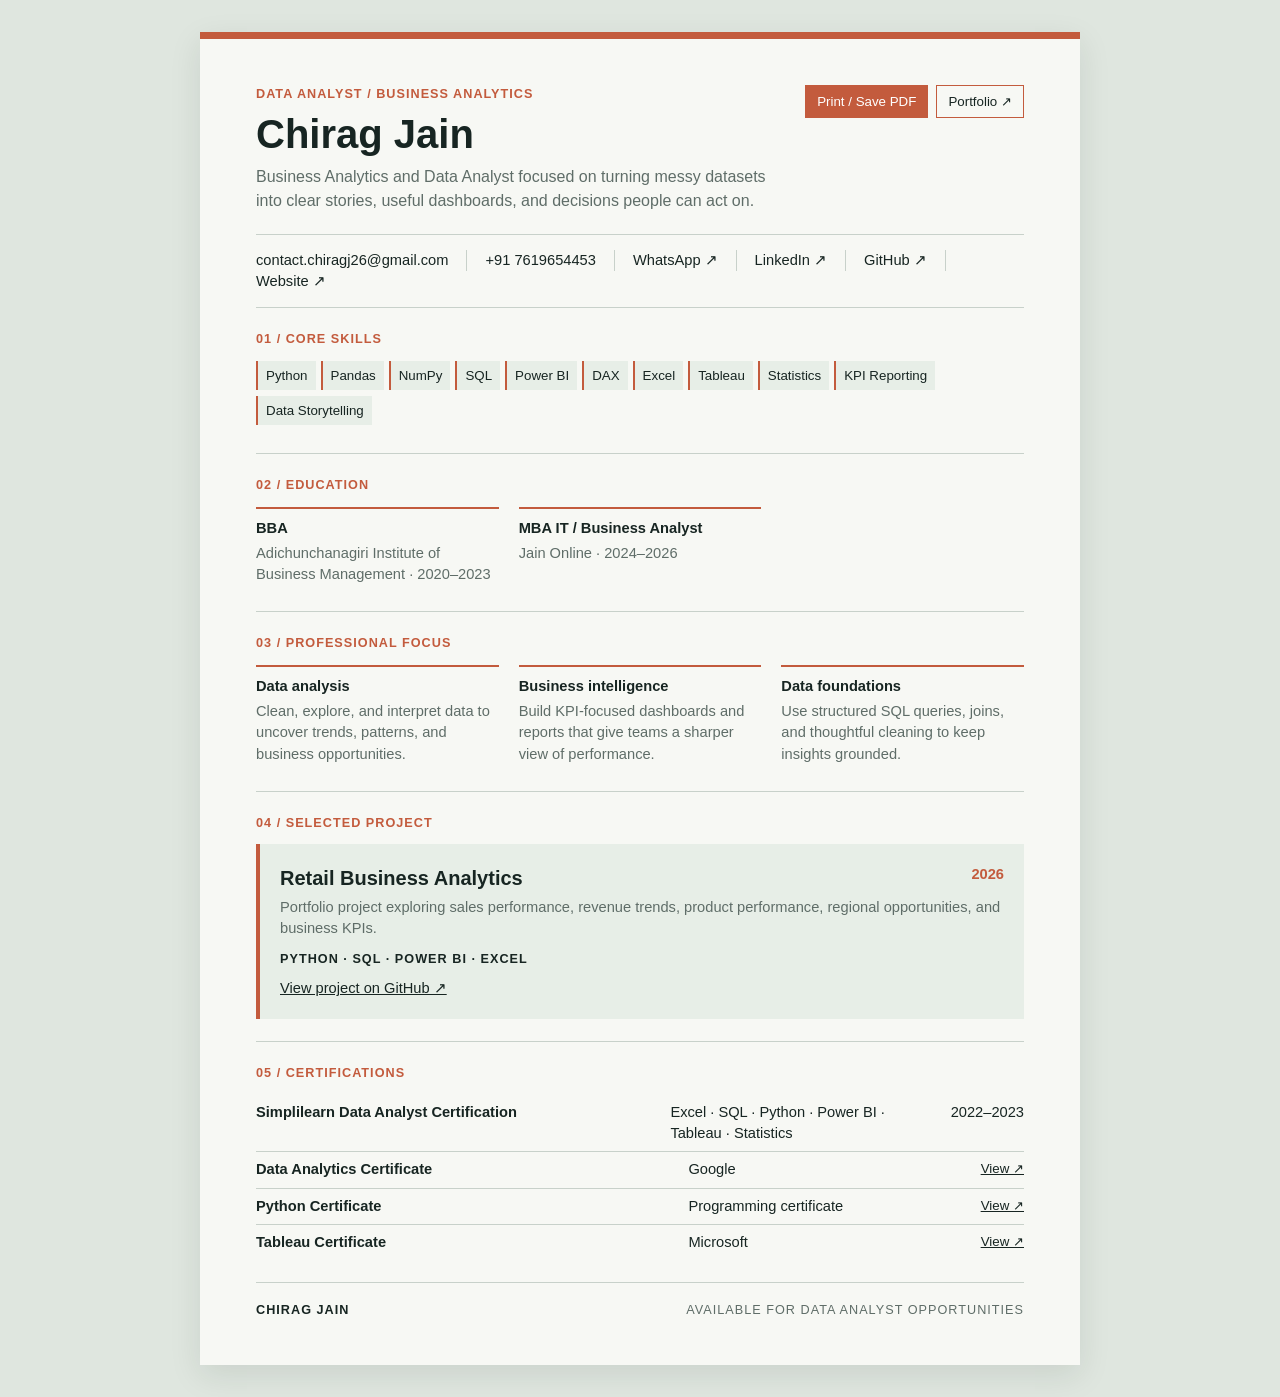
<file: resume.html>
<!DOCTYPE html>
<html lang="en">
<head>
    <meta charset="UTF-8">
    <meta name="viewport" content="width=device-width, initial-scale=1.0">
    <meta name="description" content="Chirag Jain - Data Analyst resume">
    <title>Chirag Jain | Data Analyst Resume</title>
    <link rel="preconnect" href="https://fonts.googleapis.com">
    <link rel="preconnect" href="https://fonts.gstatic.com" crossorigin>
    <link href="https://fonts.googleapis.com/css2?family=DM+Mono:wght@400;500&family=Manrope:wght@400;600;700;800&display=swap" rel="stylesheet">
    <link rel="stylesheet" href="resume-balanced.css">
</head>
<body>
    <main class="resume">
        <header class="resume-header">
            <div>
                <p class="eyebrow">DATA ANALYST / BUSINESS ANALYTICS</p>
                <h1>Chirag Jain</h1>
                <p class="summary">Business Analytics and Data Analyst focused on turning messy datasets into clear stories, useful dashboards, and decisions people can act on.</p>
            </div>
            <div class="actions"><button type="button" onclick="window.print()">Print / Save PDF</button><a href="index.html">Portfolio ↗</a></div>
        </header>

        <section class="contact-bar" aria-label="Contact details">
            <a href="mailto:contact.chiragj26@gmail.com">contact.chiragj26@gmail.com</a>
            <a href="tel:+917619654453">+91 7619654453</a>
            <a href="https://wa.me/917619654453" target="_blank" rel="noreferrer">WhatsApp ↗</a>
            <a href="https://www.linkedin.com/in/chirag-jain-657a50437/" target="_blank" rel="noreferrer">LinkedIn ↗</a>
            <a href="https://github.com/contactchiragj26-Analyst" target="_blank" rel="noreferrer">GitHub ↗</a>
            <a href="https://contactchiragj26-analyst.github.io/Retail-Business-Analytics-project-/" target="_blank" rel="noreferrer">Website ↗</a>
        </section>

        <div class="resume-grid">
            <div>
                <section class="section">
                    <p class="section-label">01 / CORE SKILLS</p>
                    <div class="skill-list"><span>Python</span><span>Pandas</span><span>NumPy</span><span>SQL</span><span>Power BI</span><span>DAX</span><span>Excel</span><span>Tableau</span><span>Statistics</span><span>KPI Reporting</span><span>Data Storytelling</span></div>
                </section>
                <section class="section">
                    <p class="section-label">02 / EDUCATION</p>
                    <div class="focus-list">
                        <article><strong>BBA</strong><p>Adichunchanagiri Institute of Business Management · 2020–2023</p></article>
                        <article><strong>MBA IT / Business Analyst</strong><p>Jain Online · 2024–2026</p></article>
                    </div>
                </section>
                <section class="section">
                    <p class="section-label">03 / PROFESSIONAL FOCUS</p>
                    <div class="focus-list">
                        <article><strong>Data analysis</strong><p>Clean, explore, and interpret data to uncover trends, patterns, and business opportunities.</p></article>
                        <article><strong>Business intelligence</strong><p>Build KPI-focused dashboards and reports that give teams a sharper view of performance.</p></article>
                        <article><strong>Data foundations</strong><p>Use structured SQL queries, joins, and thoughtful cleaning to keep insights grounded.</p></article>
                    </div>
                </section>
            </div>
            <div>
                <section class="section">
                    <p class="section-label">04 / SELECTED PROJECT</p>
                    <article class="project">
                        <div class="project-heading"><h2>Retail Business Analytics</h2><span>2026</span></div>
                        <p>Portfolio project exploring sales performance, revenue trends, product performance, regional opportunities, and business KPIs.</p>
                        <p class="tools">PYTHON · SQL · POWER BI · EXCEL</p>
                        <a class="project-link" href="https://github.com/contactchiragj26-Analyst/Retail-Business-Analytics-project-" target="_blank" rel="noreferrer">View project on GitHub ↗</a>
                    </article>
                </section>
                <section class="section">
                    <p class="section-label">05 / CERTIFICATIONS</p>
                    <ul class="certifications">
                        <li><strong>Simplilearn Data Analyst Certification</strong><span>Excel · SQL · Python · Power BI · Tableau · Statistics</span><span>2022–2023</span></li>
                        <li><strong>Data Analytics Certificate</strong><span>Google</span><a href="certificates/data-analytics.pdf" target="_blank" rel="noreferrer">View ↗</a></li>
                        <li><strong>Python Certificate</strong><span>Programming certificate</span><a href="certificates/python.pdf" target="_blank" rel="noreferrer">View ↗</a></li>
                        <li><strong>Tableau Certificate</strong><span>Microsoft</span><a href="certificates/tableau.pdf" target="_blank" rel="noreferrer">View ↗</a></li>
                    </ul>
                </section>
            </div>
        </div>
        <footer>CHIRAG JAIN <span>AVAILABLE FOR DATA ANALYST OPPORTUNITIES</span></footer>
    </main>
</body>
</html>
</file>
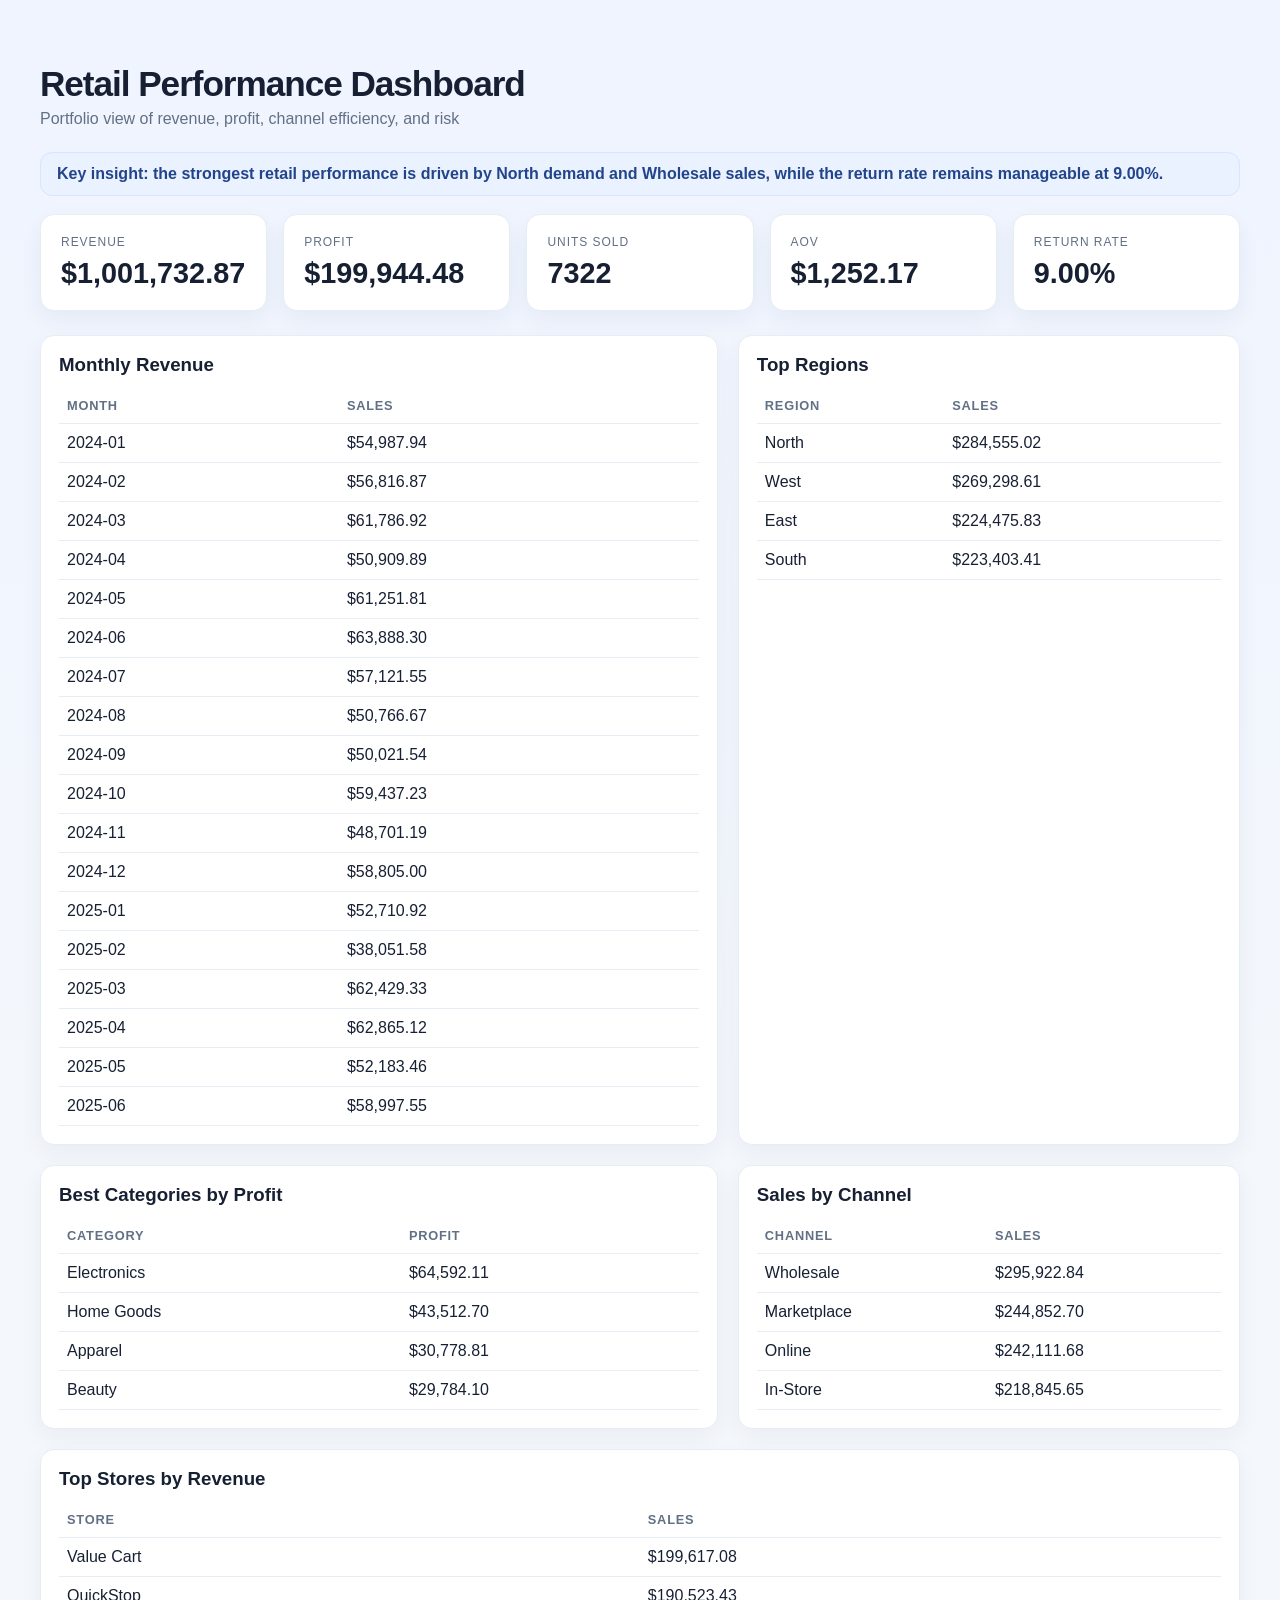
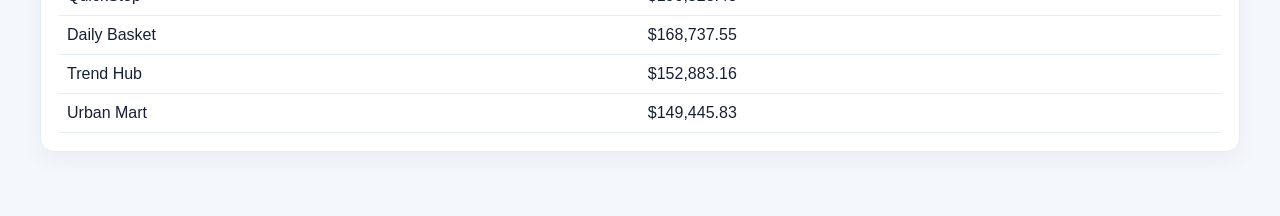
<file: data-analysis-project/output/dashboard.html>
<!DOCTYPE html>
    <html lang="en">
    <head>
      <meta charset="UTF-8" />
      <meta name="viewport" content="width=device-width, initial-scale=1.0" />
      <title>Retail Performance Dashboard</title>
      <style>
        :root {
          --bg: #f4f7fb;
          --panel: #ffffff;
          --title: #172033;
          --muted: #627085;
          --primary: #2f6fed;
          --primary-soft: #eaf1ff;
          --green: #2f9e68;
          --orange: #ef8b3d;
          --purple: #8e5cf5;
          --border: #e7edf5;
        }
        body { font-family: Arial, sans-serif; margin: 0; background: linear-gradient(180deg, #eff4ff 0%, var(--bg) 70%); color: var(--title); }
        .container { max-width: 1200px; margin: 40px auto; padding: 24px; }
        .header { display: flex; justify-content: space-between; align-items: center; margin-bottom: 24px; }
        .title { font-size: 2.2rem; font-weight: 800; letter-spacing: -0.03em; }
        .subtitle { color: var(--muted); margin-top: 6px; font-size: 1rem; }
        .summary-note { background: var(--primary-soft); border: 1px solid #d7e5ff; border-radius: 12px; padding: 12px 16px; color: #21448a; margin-bottom: 18px; font-weight: 600; }
        .cards { display: grid; grid-template-columns: repeat(5, minmax(180px, 1fr)); gap: 16px; margin-bottom: 24px; }
        .card { background: var(--panel); border-radius: 14px; padding: 20px; box-shadow: 0 8px 22px rgba(34, 61, 106, 0.06); border: 1px solid var(--border); }
        .card-label { color: var(--muted); font-size: 0.75rem; text-transform: uppercase; letter-spacing: 0.08em; }
        .card-value { font-size: 1.8rem; font-weight: 800; margin-top: 8px; }
        .grid { display: grid; grid-template-columns: 1.35fr 1fr; gap: 20px; }
        .panel { background: var(--panel); border-radius: 14px; padding: 18px; box-shadow: 0 8px 22px rgba(34, 61, 106, 0.05); border: 1px solid var(--border); }
        h3 { margin-top: 0; margin-bottom: 12px; }
        table { width: 100%; border-collapse: collapse; }
        th, td { text-align: left; padding: 10px 8px; border-bottom: 1px solid var(--border); }
        th { color: var(--muted); font-size: 0.8rem; text-transform: uppercase; letter-spacing: 0.06em; }
        @media (max-width: 900px) {
          .cards { grid-template-columns: repeat(2, minmax(160px, 1fr)); }
          .grid { grid-template-columns: 1fr; }
        }
      </style>
    </head>
    <body>
      <div class="container">
        <div class="header">
          <div>
            <div class="title">Retail Performance Dashboard</div>
            <div class="subtitle">Portfolio view of revenue, profit, channel efficiency, and risk</div>
          </div>
        </div>

        <div class="summary-note">
          Key insight: the strongest retail performance is driven by North demand and Wholesale sales, while the return rate remains manageable at 9.00%.
        </div>

        <div class="cards">
          <div class="card"><div class="card-label">Revenue</div><div class="card-value">$1,001,732.87</div></div>
          <div class="card"><div class="card-label">Profit</div><div class="card-value">$199,944.48</div></div>
          <div class="card"><div class="card-label">Units Sold</div><div class="card-value">7322</div></div>
          <div class="card"><div class="card-label">AOV</div><div class="card-value">$1,252.17</div></div>
          <div class="card"><div class="card-label">Return Rate</div><div class="card-value">9.00%</div></div>
        </div>

        <div class="grid">
          <div class="panel">
            <h3>Monthly Revenue</h3>
            <table>
              <thead>
                <tr><th>Month</th><th>Sales</th></tr>
              </thead>
              <tbody>
                <tr><td>2024-01</td><td>$54,987.94</td></tr><tr><td>2024-02</td><td>$56,816.87</td></tr><tr><td>2024-03</td><td>$61,786.92</td></tr><tr><td>2024-04</td><td>$50,909.89</td></tr><tr><td>2024-05</td><td>$61,251.81</td></tr><tr><td>2024-06</td><td>$63,888.30</td></tr><tr><td>2024-07</td><td>$57,121.55</td></tr><tr><td>2024-08</td><td>$50,766.67</td></tr><tr><td>2024-09</td><td>$50,021.54</td></tr><tr><td>2024-10</td><td>$59,437.23</td></tr><tr><td>2024-11</td><td>$48,701.19</td></tr><tr><td>2024-12</td><td>$58,805.00</td></tr><tr><td>2025-01</td><td>$52,710.92</td></tr><tr><td>2025-02</td><td>$38,051.58</td></tr><tr><td>2025-03</td><td>$62,429.33</td></tr><tr><td>2025-04</td><td>$62,865.12</td></tr><tr><td>2025-05</td><td>$52,183.46</td></tr><tr><td>2025-06</td><td>$58,997.55</td></tr>
              </tbody>
            </table>
          </div>
          <div class="panel">
            <h3>Top Regions</h3>
            <table>
              <thead><tr><th>Region</th><th>Sales</th></tr></thead>
              <tbody><tr><td>North</td><td>$284,555.02</td></tr><tr><td>West</td><td>$269,298.61</td></tr><tr><td>East</td><td>$224,475.83</td></tr><tr><td>South</td><td>$223,403.41</td></tr></tbody>
            </table>
          </div>
        </div>

        <div class="grid" style="margin-top: 20px;">
          <div class="panel">
            <h3>Best Categories by Profit</h3>
            <table>
              <thead><tr><th>Category</th><th>Profit</th></tr></thead>
              <tbody><tr><td>Electronics</td><td>$64,592.11</td></tr><tr><td>Home Goods</td><td>$43,512.70</td></tr><tr><td>Apparel</td><td>$30,778.81</td></tr><tr><td>Beauty</td><td>$29,784.10</td></tr></tbody>
            </table>
          </div>
          <div class="panel">
            <h3>Sales by Channel</h3>
            <table>
              <thead><tr><th>Channel</th><th>Sales</th></tr></thead>
              <tbody><tr><td>Wholesale</td><td>$295,922.84</td></tr><tr><td>Marketplace</td><td>$244,852.70</td></tr><tr><td>Online</td><td>$242,111.68</td></tr><tr><td>In-Store</td><td>$218,845.65</td></tr></tbody>
            </table>
          </div>
        </div>

        <div class="panel" style="margin-top: 20px;">
          <h3>Top Stores by Revenue</h3>
          <table>
            <thead><tr><th>Store</th><th>Sales</th></tr></thead>
            <tbody><tr><td>Value Cart</td><td>$199,617.08</td></tr><tr><td>QuickStop</td><td>$190,523.43</td></tr><tr><td>Daily Basket</td><td>$168,737.55</td></tr><tr><td>Trend Hub</td><td>$152,883.16</td></tr><tr><td>Urban Mart</td><td>$149,445.83</td></tr></tbody>
          </table>
        </div>
      </div>
    </body>
    </html>
</file>
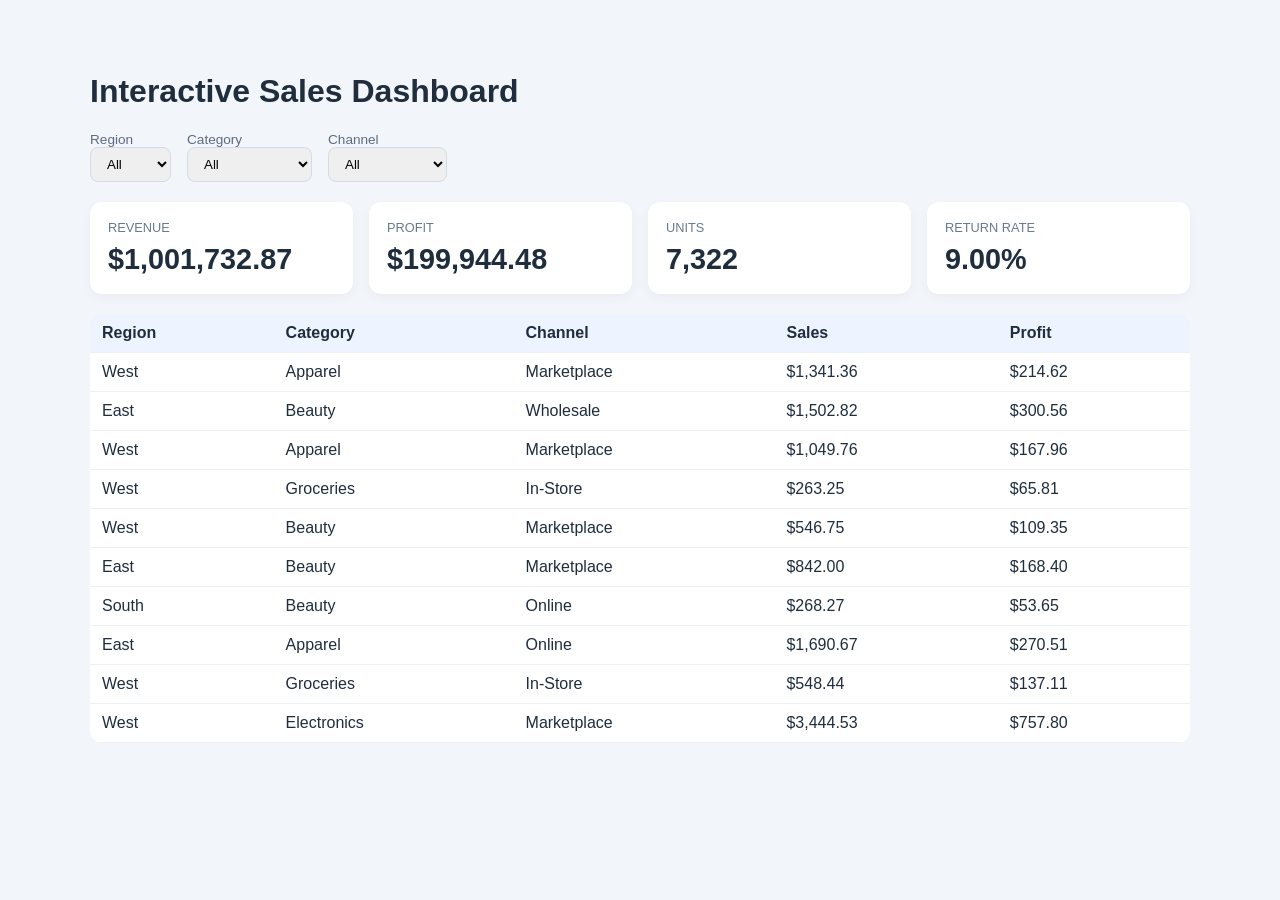
<file: data-analysis-project/output/dashboard_interactive.html>
<!DOCTYPE html>
    <html lang="en">
    <head>
      <meta charset="UTF-8" />
      <title>Interactive Sales Dashboard</title>
      <style>
        body { font-family: Arial, sans-serif; margin: 0; background: #f2f5fa; color: #1f2d3d; }
        .container { max-width: 1100px; margin: 32px auto; padding: 20px; }
        .controls { display: flex; gap: 16px; flex-wrap: wrap; margin-bottom: 20px; }
        .filter { display: flex; flex-direction: column; font-size: 0.85rem; color: #5d6b82; }
        select { padding: 8px 12px; border-radius: 8px; border: 1px solid #d5dbe4; }
        .cards { display: grid; grid-template-columns: repeat(4, minmax(180px, 1fr)); gap: 16px; margin-bottom: 20px; }
        .card { background: white; border-radius: 12px; padding: 18px; box-shadow: 0 4px 12px rgba(0,0,0,0.04); }
        .label { color: #697a90; font-size: 0.8rem; text-transform: uppercase; }
        .value { margin-top: 8px; font-weight: 700; font-size: 1.8rem; }
        table { width: 100%; background: white; border-collapse: collapse; border-radius: 12px; overflow: hidden; }
        th, td { text-align: left; padding: 10px 12px; border-bottom: 1px solid #edf1f4; }
        th { background: #eef4ff; }
      </style>
    </head>
    <body>
      <div class="container">
        <h1>Interactive Sales Dashboard</h1>
        <div class="controls">
          <div class="filter">
            <label for="regionFilter">Region</label>
            <select id="regionFilter">
              <option value="All">All</option><option value="East">East</option><option value="North">North</option><option value="South">South</option><option value="West">West</option>
            </select>
          </div>
          <div class="filter">
            <label for="categoryFilter">Category</label>
            <select id="categoryFilter">
              <option value="All">All</option><option value="Apparel">Apparel</option><option value="Beauty">Beauty</option><option value="Electronics">Electronics</option><option value="Groceries">Groceries</option><option value="Home Goods">Home Goods</option>
            </select>
          </div>
          <div class="filter">
            <label for="channelFilter">Channel</label>
            <select id="channelFilter">
              <option value="All">All</option><option value="In-Store">In-Store</option><option value="Marketplace">Marketplace</option><option value="Online">Online</option><option value="Wholesale">Wholesale</option>
            </select>
          </div>
        </div>
        <div class="cards">
          <div class="card"><div class="label">Revenue</div><div class="value" id="totalRevenue">$0</div></div>
          <div class="card"><div class="label">Profit</div><div class="value" id="totalProfit">$0</div></div>
          <div class="card"><div class="label">Units</div><div class="value" id="totalUnits">0</div></div>
          <div class="card"><div class="label">Return Rate</div><div class="value" id="returnRate">0%</div></div>
        </div>
        <table>
          <thead>
            <tr><th>Region</th><th>Category</th><th>Channel</th><th>Sales</th><th>Profit</th></tr>
          </thead>
          <tbody id="tableBody"></tbody>
        </table>
      </div>
      <script>
        const data = [{"order_id":"ORD-1001","customer_id":"CUST-5737","order_date":"2024-02-18T00:00:00.000","store_name":"Prime Market","city":"Los Angeles","region":"West","category":"Apparel","channel":"Marketplace","customer_segment":"New","units_sold":12,"sales":1341.36,"profit":214.62,"returns":0},{"order_id":"ORD-1002","customer_id":"CUST-5053","order_date":"2025-06-17T00:00:00.000","store_name":"Daily Basket","city":"Boston","region":"East","category":"Beauty","channel":"Wholesale","customer_segment":"New","units_sold":15,"sales":1502.82,"profit":300.56,"returns":0},{"order_id":"ORD-1003","customer_id":"CUST-1829","order_date":"2024-04-09T00:00:00.000","store_name":"Value Cart","city":"Los Angeles","region":"West","category":"Apparel","channel":"Marketplace","customer_segment":"Returning","units_sold":8,"sales":1049.76,"profit":167.96,"returns":0},{"order_id":"ORD-1004","customer_id":"CUST-7822","order_date":"2024-10-30T00:00:00.000","store_name":"QuickStop","city":"Seattle","region":"West","category":"Groceries","channel":"In-Store","customer_segment":"Returning","units_sold":3,"sales":263.25,"profit":65.81,"returns":0},{"order_id":"ORD-1005","customer_id":"CUST-5479","order_date":"2024-02-07T00:00:00.000","store_name":"QuickStop","city":"Seattle","region":"West","category":"Beauty","channel":"Marketplace","customer_segment":"VIP","units_sold":4,"sales":546.75,"profit":109.35,"returns":0},{"order_id":"ORD-1006","customer_id":"CUST-9706","order_date":"2024-01-24T00:00:00.000","store_name":"Daily Basket","city":"New York","region":"East","category":"Beauty","channel":"Marketplace","customer_segment":"VIP","units_sold":7,"sales":842.0,"profit":168.4,"returns":0},{"order_id":"ORD-1007","customer_id":"CUST-3971","order_date":"2025-05-10T00:00:00.000","store_name":"Prime Market","city":"Miami","region":"South","category":"Beauty","channel":"Online","customer_segment":"Returning","units_sold":3,"sales":268.27,"profit":53.65,"returns":0},{"order_id":"ORD-1008","customer_id":"CUST-7301","order_date":"2024-05-04T00:00:00.000","store_name":"QuickStop","city":"Boston","region":"East","category":"Apparel","channel":"Online","customer_segment":"VIP","units_sold":11,"sales":1690.67,"profit":270.51,"returns":0},{"order_id":"ORD-1009","customer_id":"CUST-6730","order_date":"2025-02-24T00:00:00.000","store_name":"Daily Basket","city":"Seattle","region":"West","category":"Groceries","channel":"In-Store","customer_segment":"VIP","units_sold":5,"sales":548.44,"profit":137.11,"returns":0},{"order_id":"ORD-1010","customer_id":"CUST-6982","order_date":"2024-03-17T00:00:00.000","store_name":"Daily Basket","city":"Seattle","region":"West","category":"Electronics","channel":"Marketplace","customer_segment":"VIP","units_sold":14,"sales":3444.53,"profit":757.8,"returns":0},{"order_id":"ORD-1011","customer_id":"CUST-4956","order_date":"2024-05-31T00:00:00.000","store_name":"Prime Market","city":"Los Angeles","region":"West","category":"Apparel","channel":"Wholesale","customer_segment":"New","units_sold":3,"sales":409.86,"profit":65.58,"returns":0},{"order_id":"ORD-1012","customer_id":"CUST-6711","order_date":"2024-12-31T00:00:00.000","store_name":"QuickStop","city":"New York","region":"East","category":"Apparel","channel":"Online","customer_segment":"VIP","units_sold":10,"sales":1536.98,"profit":245.92,"returns":0},{"order_id":"ORD-1013","customer_id":"CUST-3488","order_date":"2024-02-19T00:00:00.000","store_name":"Trend Hub","city":"Boston","region":"East","category":"Beauty","channel":"Online","customer_segment":"Returning","units_sold":8,"sales":819.72,"profit":163.94,"returns":0},{"order_id":"ORD-1014","customer_id":"CUST-3532","order_date":"2024-08-11T00:00:00.000","store_name":"Urban Mart","city":"Los Angeles","region":"West","category":"Home Goods","channel":"Marketplace","customer_segment":"New","units_sold":15,"sales":2049.3,"profit":368.87,"returns":0},{"order_id":"ORD-1015","customer_id":"CUST-4761","order_date":"2024-08-25T00:00:00.000","store_name":"Value Cart","city":"New York","region":"East","category":"Apparel","channel":"Marketplace","customer_segment":"VIP","units_sold":12,"sales":1732.1,"profit":277.14,"returns":0},{"order_id":"ORD-1016","customer_id":"CUST-7500","order_date":"2025-03-21T00:00:00.000","store_name":"Prime Market","city":"Miami","region":"South","category":"Electronics","channel":"Online","customer_segment":"New","units_sold":14,"sales":1919.64,"profit":422.32,"returns":0},{"order_id":"ORD-1017","customer_id":"CUST-2495","order_date":"2025-01-27T00:00:00.000","store_name":"Value Cart","city":"Chicago","region":"North","category":"Groceries","channel":"Online","customer_segment":"Returning","units_sold":12,"sales":1143.14,"profit":285.79,"returns":0},{"order_id":"ORD-1018","customer_id":"CUST-1788","order_date":"2024-07-27T00:00:00.000","store_name":"Daily Basket","city":"Toronto","region":"North","category":"Beauty","channel":"Wholesale","customer_segment":"Returning","units_sold":17,"sales":2144.82,"profit":428.96,"returns":0},{"order_id":"ORD-1019","customer_id":"CUST-3371","order_date":"2024-07-04T00:00:00.000","store_name":"QuickStop","city":"Seattle","region":"West","category":"Apparel","channel":"Wholesale","customer_segment":"Returning","units_sold":5,"sales":801.9,"profit":128.3,"returns":0},{"order_id":"ORD-1020","customer_id":"CUST-1867","order_date":"2025-03-01T00:00:00.000","store_name":"Daily Basket","city":"Dallas","region":"South","category":"Apparel","channel":"Wholesale","customer_segment":"New","units_sold":2,"sales":209.85,"profit":33.58,"returns":0},{"order_id":"ORD-1021","customer_id":"CUST-5168","order_date":"2024-03-10T00:00:00.000","store_name":"Trend Hub","city":"Dallas","region":"South","category":"Beauty","channel":"In-Store","customer_segment":"VIP","units_sold":10,"sales":972.0,"profit":194.4,"returns":0},{"order_id":"ORD-1022","customer_id":"CUST-6645","order_date":"2025-04-13T00:00:00.000","store_name":"Prime Market","city":"Chicago","region":"North","category":"Beauty","channel":"Wholesale","customer_segment":"Returning","units_sold":6,"sales":756.99,"profit":151.4,"returns":0},{"order_id":"ORD-1023","customer_id":"CUST-2693","order_date":"2024-02-21T00:00:00.000","store_name":"Urban Mart","city":"Boston","region":"East","category":"Beauty","channel":"In-Store","customer_segment":"VIP","units_sold":1,"sales":111.38,"profit":22.28,"returns":0},{"order_id":"ORD-1024","customer_id":"CUST-2535","order_date":"2024-06-29T00:00:00.000","store_name":"Daily Basket","city":"New York","region":"East","category":"Electronics","channel":"Online","customer_segment":"Returning","units_sold":14,"sales":2582.12,"profit":568.07,"returns":0},{"order_id":"ORD-1025","customer_id":"CUST-4762","order_date":"2025-06-25T00:00:00.000","store_name":"Prime Market","city":"New York","region":"East","category":"Beauty","channel":"Wholesale","customer_segment":"New","units_sold":1,"sales":100.19,"profit":20.04,"returns":0},{"order_id":"ORD-1026","customer_id":"CUST-5415","order_date":"2024-09-20T00:00:00.000","store_name":"Urban Mart","city":"Dallas","region":"South","category":"Electronics","channel":"In-Store","customer_segment":"Returning","units_sold":12,"sales":1679.62,"profit":369.52,"returns":0},{"order_id":"ORD-1027","customer_id":"CUST-8647","order_date":"2024-03-29T00:00:00.000","store_name":"Prime Market","city":"Boston","region":"East","category":"Groceries","channel":"In-Store","customer_segment":"VIP","units_sold":6,"sales":579.15,"profit":144.79,"returns":0},{"order_id":"ORD-1028","customer_id":"CUST-2262","order_date":"2024-08-28T00:00:00.000","store_name":"Prime Market","city":"Miami","region":"South","category":"Groceries","channel":"Online","customer_segment":"VIP","units_sold":10,"sales":968.76,"profit":242.19,"returns":0},{"order_id":"ORD-1029","customer_id":"CUST-9447","order_date":"2024-06-21T00:00:00.000","store_name":"Daily Basket","city":"Chicago","region":"North","category":"Electronics","channel":"In-Store","customer_segment":"New","units_sold":12,"sales":1758.67,"profit":386.91,"returns":0},{"order_id":"ORD-1030","customer_id":"CUST-1336","order_date":"2025-02-24T00:00:00.000","store_name":"Value Cart","city":"Miami","region":"South","category":"Groceries","channel":"Marketplace","customer_segment":"New","units_sold":5,"sales":310.0,"profit":77.5,"returns":0},{"order_id":"ORD-1031","customer_id":"CUST-6712","order_date":"2024-10-26T00:00:00.000","store_name":"Daily Basket","city":"Miami","region":"South","category":"Apparel","channel":"Marketplace","customer_segment":"VIP","units_sold":6,"sales":755.83,"profit":120.93,"returns":0},{"order_id":"ORD-1032","customer_id":"CUST-2481","order_date":"2024-06-08T00:00:00.000","store_name":"QuickStop","city":"Boston","region":"East","category":"Home Goods","channel":"Marketplace","customer_segment":"VIP","units_sold":4,"sales":705.67,"profit":127.02,"returns":1},{"order_id":"ORD-1033","customer_id":"CUST-3010","order_date":"2024-06-12T00:00:00.000","store_name":"QuickStop","city":"Dallas","region":"South","category":"Electronics","channel":"Marketplace","customer_segment":"New","units_sold":13,"sales":1674.02,"profit":368.28,"returns":0},{"order_id":"ORD-1034","customer_id":"CUST-6954","order_date":"2025-05-03T00:00:00.000","store_name":"Prime Market","city":"Chicago","region":"North","category":"Home Goods","channel":"Online","customer_segment":"VIP","units_sold":6,"sales":1209.09,"profit":217.64,"returns":0},{"order_id":"ORD-1035","customer_id":"CUST-1287","order_date":"2025-04-29T00:00:00.000","store_name":"Daily Basket","city":"Chicago","region":"North","category":"Home Goods","channel":"In-Store","customer_segment":"New","units_sold":16,"sales":1910.66,"profit":343.92,"returns":0},{"order_id":"ORD-1036","customer_id":"CUST-6393","order_date":"2024-03-08T00:00:00.000","store_name":"QuickStop","city":"Chicago","region":"North","category":"Electronics","channel":"Wholesale","customer_segment":"New","units_sold":7,"sales":1354.18,"profit":297.92,"returns":0},{"order_id":"ORD-1037","customer_id":"CUST-4902","order_date":"2024-01-25T00:00:00.000","store_name":"Trend Hub","city":"Toronto","region":"North","category":"Groceries","channel":"Marketplace","customer_segment":"New","units_sold":17,"sales":1295.56,"profit":323.89,"returns":0},{"order_id":"ORD-1038","customer_id":"CUST-7098","order_date":"2024-03-19T00:00:00.000","store_name":"Trend Hub","city":"Seattle","region":"West","category":"Home Goods","channel":"In-Store","customer_segment":"New","units_sold":1,"sales":126.5,"profit":22.77,"returns":0},{"order_id":"ORD-1039","customer_id":"CUST-1225","order_date":"2024-06-11T00:00:00.000","store_name":"Daily Basket","city":"Boston","region":"East","category":"Beauty","channel":"Wholesale","customer_segment":"Returning","units_sold":4,"sales":470.45,"profit":94.09,"returns":0},{"order_id":"ORD-1040","customer_id":"CUST-9347","order_date":"2025-01-26T00:00:00.000","store_name":"Daily Basket","city":"Chicago","region":"North","category":"Electronics","channel":"In-Store","customer_segment":"New","units_sold":10,"sales":1465.56,"profit":322.42,"returns":0},{"order_id":"ORD-1041","customer_id":"CUST-9641","order_date":"2025-06-16T00:00:00.000","store_name":"Prime Market","city":"Miami","region":"South","category":"Apparel","channel":"Wholesale","customer_segment":"New","units_sold":17,"sales":1783.71,"profit":285.39,"returns":0},{"order_id":"ORD-1042","customer_id":"CUST-1952","order_date":"2025-05-20T00:00:00.000","store_name":"Value Cart","city":"Miami","region":"South","category":"Apparel","channel":"Online","customer_segment":"Returning","units_sold":15,"sales":1609.63,"profit":257.54,"returns":0},{"order_id":"ORD-1043","customer_id":"CUST-4888","order_date":"2025-02-13T00:00:00.000","store_name":"QuickStop","city":"Miami","region":"South","category":"Electronics","channel":"Wholesale","customer_segment":"New","units_sold":16,"sales":2518.18,"profit":554.0,"returns":0},{"order_id":"ORD-1044","customer_id":"CUST-8464","order_date":"2024-09-12T00:00:00.000","store_name":"QuickStop","city":"Boston","region":"East","category":"Electronics","channel":"Wholesale","customer_segment":"New","units_sold":5,"sales":901.69,"profit":198.37,"returns":0},{"order_id":"ORD-1045","customer_id":"CUST-3608","order_date":"2024-09-10T00:00:00.000","store_name":"Value Cart","city":"Toronto","region":"North","category":"Beauty","channel":"Wholesale","customer_segment":"VIP","units_sold":15,"sales":2365.61,"profit":473.12,"returns":0},{"order_id":"ORD-1046","customer_id":"CUST-8806","order_date":"2024-08-13T00:00:00.000","store_name":"QuickStop","city":"Toronto","region":"North","category":"Apparel","channel":"Online","customer_segment":"Returning","units_sold":17,"sales":2242.31,"profit":358.77,"returns":0},{"order_id":"ORD-1047","customer_id":"CUST-8933","order_date":"2024-10-17T00:00:00.000","store_name":"Trend Hub","city":"Toronto","region":"North","category":"Groceries","channel":"Wholesale","customer_segment":"VIP","units_sold":14,"sales":1913.51,"profit":478.38,"returns":0},{"order_id":"ORD-1048","customer_id":"CUST-3792","order_date":"2024-02-06T00:00:00.000","store_name":"Prime Market","city":"Dallas","region":"South","category":"Electronics","channel":"Online","customer_segment":"VIP","units_sold":6,"sales":1207.22,"profit":265.59,"returns":0},{"order_id":"ORD-1049","customer_id":"CUST-5862","order_date":"2025-05-15T00:00:00.000","store_name":"Urban Mart","city":"Los Angeles","region":"West","category":"Electronics","channel":"In-Store","customer_segment":"Returning","units_sold":3,"sales":546.75,"profit":120.28,"returns":0},{"order_id":"ORD-1050","customer_id":"CUST-6319","order_date":"2024-01-12T00:00:00.000","store_name":"Trend Hub","city":"New York","region":"East","category":"Electronics","channel":"Marketplace","customer_segment":"New","units_sold":8,"sales":1180.4,"profit":259.69,"returns":0},{"order_id":"ORD-1051","customer_id":"CUST-5828","order_date":"2025-03-15T00:00:00.000","store_name":"Trend Hub","city":"Dallas","region":"South","category":"Groceries","channel":"Wholesale","customer_segment":"VIP","units_sold":15,"sales":1667.95,"profit":416.99,"returns":0},{"order_id":"ORD-1052","customer_id":"CUST-6140","order_date":"2024-01-24T00:00:00.000","store_name":"QuickStop","city":"Miami","region":"South","category":"Home Goods","channel":"Online","customer_segment":"New","units_sold":11,"sales":1228.97,"profit":221.21,"returns":0},{"order_id":"ORD-1053","customer_id":"CUST-1960","order_date":"2024-06-03T00:00:00.000","store_name":"Prime Market","city":"Toronto","region":"North","category":"Groceries","channel":"Wholesale","customer_segment":"VIP","units_sold":2,"sales":273.36,"profit":68.34,"returns":0},{"order_id":"ORD-1054","customer_id":"CUST-9122","order_date":"2024-01-29T00:00:00.000","store_name":"Daily Basket","city":"Dallas","region":"South","category":"Electronics","channel":"Marketplace","customer_segment":"VIP","units_sold":14,"sales":2645.4,"profit":581.99,"returns":0},{"order_id":"ORD-1055","customer_id":"CUST-8433","order_date":"2024-06-24T00:00:00.000","store_name":"Daily Basket","city":"Los Angeles","region":"West","category":"Beauty","channel":"Wholesale","customer_segment":"Returning","units_sold":14,"sales":1871.1,"profit":374.22,"returns":0},{"order_id":"ORD-1056","customer_id":"CUST-4465","order_date":"2024-10-20T00:00:00.000","store_name":"QuickStop","city":"Dallas","region":"South","category":"Groceries","channel":"Marketplace","customer_segment":"Returning","units_sold":14,"sales":1018.97,"profit":254.74,"returns":0},{"order_id":"ORD-1057","customer_id":"CUST-4043","order_date":"2024-05-16T00:00:00.000","store_name":"Urban Mart","city":"Miami","region":"South","category":"Apparel","channel":"In-Store","customer_segment":"New","units_sold":8,"sales":635.9,"profit":101.74,"returns":0},{"order_id":"ORD-1058","customer_id":"CUST-7171","order_date":"2024-07-20T00:00:00.000","store_name":"Daily Basket","city":"New York","region":"East","category":"Home Goods","channel":"In-Store","customer_segment":"Returning","units_sold":4,"sales":522.72,"profit":94.09,"returns":0},{"order_id":"ORD-1059","customer_id":"CUST-9643","order_date":"2025-03-09T00:00:00.000","store_name":"QuickStop","city":"Los Angeles","region":"West","category":"Groceries","channel":"In-Store","customer_segment":"VIP","units_sold":6,"sales":658.12,"profit":164.53,"returns":0},{"order_id":"ORD-1060","customer_id":"CUST-6695","order_date":"2025-04-09T00:00:00.000","store_name":"Trend Hub","city":"Dallas","region":"South","category":"Groceries","channel":"Wholesale","customer_segment":"Returning","units_sold":14,"sales":1245.4,"profit":311.35,"returns":0},{"order_id":"ORD-1061","customer_id":"CUST-9571","order_date":"2024-04-06T00:00:00.000","store_name":"Trend Hub","city":"New York","region":"East","category":"Apparel","channel":"Wholesale","customer_segment":"Returning","units_sold":15,"sales":2117.02,"profit":338.72,"returns":0},{"order_id":"ORD-1062","customer_id":"CUST-9422","order_date":"2024-12-02T00:00:00.000","store_name":"Value Cart","city":"New York","region":"East","category":"Beauty","channel":"Wholesale","customer_segment":"New","units_sold":9,"sales":901.69,"profit":180.34,"returns":0},{"order_id":"ORD-1063","customer_id":"CUST-9381","order_date":"2025-06-09T00:00:00.000","store_name":"Daily Basket","city":"Seattle","region":"West","category":"Apparel","channel":"Wholesale","customer_segment":"Returning","units_sold":14,"sales":2245.32,"profit":359.25,"returns":0},{"order_id":"ORD-1064","customer_id":"CUST-6544","order_date":"2025-06-01T00:00:00.000","store_name":"Daily Basket","city":"Toronto","region":"North","category":"Apparel","channel":"Online","customer_segment":"New","units_sold":9,"sales":1011.24,"profit":161.8,"returns":0},{"order_id":"ORD-1065","customer_id":"CUST-9280","order_date":"2024-03-11T00:00:00.000","store_name":"Value Cart","city":"New York","region":"East","category":"Apparel","channel":"In-Store","customer_segment":"VIP","units_sold":9,"sales":1202.85,"profit":192.46,"returns":0},{"order_id":"ORD-1066","customer_id":"CUST-2077","order_date":"2025-03-13T00:00:00.000","store_name":"Trend Hub","city":"New York","region":"East","category":"Apparel","channel":"Online","customer_segment":"VIP","units_sold":15,"sales":2305.46,"profit":368.87,"returns":0},{"order_id":"ORD-1067","customer_id":"CUST-7574","order_date":"2025-01-29T00:00:00.000","store_name":"Value Cart","city":"Toronto","region":"North","category":"Beauty","channel":"In-Store","customer_segment":"VIP","units_sold":14,"sales":1672.65,"profit":334.53,"returns":0},{"order_id":"ORD-1068","customer_id":"CUST-4277","order_date":"2024-07-01T00:00:00.000","store_name":"Daily Basket","city":"Boston","region":"East","category":"Beauty","channel":"Wholesale","customer_segment":"New","units_sold":14,"sales":1402.63,"profit":280.53,"returns":0},{"order_id":"ORD-1069","customer_id":"CUST-2151","order_date":"2024-06-20T00:00:00.000","store_name":"Urban Mart","city":"Chicago","region":"North","category":"Electronics","channel":"Marketplace","customer_segment":"Returning","units_sold":8,"sales":1486.46,"profit":327.02,"returns":0},{"order_id":"ORD-1070","customer_id":"CUST-5313","order_date":"2025-02-03T00:00:00.000","store_name":"QuickStop","city":"Chicago","region":"North","category":"Groceries","channel":"In-Store","customer_segment":"VIP","units_sold":11,"sales":1138.99,"profit":284.75,"returns":0},{"order_id":"ORD-1071","customer_id":"CUST-8900","order_date":"2024-12-22T00:00:00.000","store_name":"Daily Basket","city":"Seattle","region":"West","category":"Groceries","channel":"Marketplace","customer_segment":"Returning","units_sold":3,"sales":284.31,"profit":71.08,"returns":0},{"order_id":"ORD-1072","customer_id":"CUST-1110","order_date":"2024-12-14T00:00:00.000","store_name":"Prime Market","city":"Toronto","region":"North","category":"Apparel","channel":"Online","customer_segment":"VIP","units_sold":10,"sales":1648.76,"profit":263.8,"returns":0},{"order_id":"ORD-1073","customer_id":"CUST-5639","order_date":"2025-01-30T00:00:00.000","store_name":"Trend Hub","city":"Seattle","region":"West","category":"Groceries","channel":"In-Store","customer_segment":"New","units_sold":8,"sales":598.0,"profit":149.5,"returns":0},{"order_id":"ORD-1074","customer_id":"CUST-8911","order_date":"2025-05-17T00:00:00.000","store_name":"Value Cart","city":"Boston","region":"East","category":"Electronics","channel":"In-Store","customer_segment":"VIP","units_sold":1,"sales":200.48,"profit":44.11,"returns":0},{"order_id":"ORD-1075","customer_id":"CUST-6609","order_date":"2025-03-01T00:00:00.000","store_name":"Urban Mart","city":"Seattle","region":"West","category":"Beauty","channel":"Marketplace","customer_segment":"New","units_sold":12,"sales":1117.8,"profit":223.56,"returns":0},{"order_id":"ORD-1076","customer_id":"CUST-2287","order_date":"2024-02-19T00:00:00.000","store_name":"QuickStop","city":"Boston","region":"East","category":"Electronics","channel":"Online","customer_segment":"New","units_sold":8,"sales":1256.9,"profit":276.52,"returns":0},{"order_id":"ORD-1077","customer_id":"CUST-2406","order_date":"2025-03-18T00:00:00.000","store_name":"QuickStop","city":"Toronto","region":"North","category":"Home Goods","channel":"Wholesale","customer_segment":"VIP","units_sold":1,"sales":231.3,"profit":41.63,"returns":1},{"order_id":"ORD-1078","customer_id":"CUST-8643","order_date":"2024-01-29T00:00:00.000","store_name":"QuickStop","city":"Los Angeles","region":"West","category":"Groceries","channel":"Marketplace","customer_segment":"New","units_sold":5,"sales":403.65,"profit":100.91,"returns":1},{"order_id":"ORD-1079","customer_id":"CUST-5018","order_date":"2025-01-01T00:00:00.000","store_name":"QuickStop","city":"Los Angeles","region":"West","category":"Electronics","channel":"Marketplace","customer_segment":"VIP","units_sold":12,"sales":2952.45,"profit":649.54,"returns":0},{"order_id":"ORD-1080","customer_id":"CUST-7705","order_date":"2024-01-22T00:00:00.000","store_name":"Urban Mart","city":"Miami","region":"South","category":"Electronics","channel":"Wholesale","customer_segment":"Returning","units_sold":10,"sales":1847.58,"profit":406.47,"returns":0},{"order_id":"ORD-1081","customer_id":"CUST-1899","order_date":"2024-02-17T00:00:00.000","store_name":"Urban Mart","city":"Seattle","region":"West","category":"Groceries","channel":"Wholesale","customer_segment":"New","units_sold":4,"sales":394.68,"profit":98.67,"returns":0},{"order_id":"ORD-1082","customer_id":"CUST-6546","order_date":"2025-01-23T00:00:00.000","store_name":"Daily Basket","city":"Boston","region":"East","category":"Beauty","channel":"Wholesale","customer_segment":"New","units_sold":2,"sales":200.38,"profit":40.08,"returns":1},{"order_id":"ORD-1083","customer_id":"CUST-4387","order_date":"2024-04-29T00:00:00.000","store_name":"Daily Basket","city":"Seattle","region":"West","category":"Apparel","channel":"Online","customer_segment":"Returning","units_sold":2,"sales":279.45,"profit":44.71,"returns":0},{"order_id":"ORD-1084","customer_id":"CUST-6151","order_date":"2025-06-20T00:00:00.000","store_name":"Value Cart","city":"New York","region":"East","category":"Beauty","channel":"In-Store","customer_segment":"Returning","units_sold":15,"sales":1336.5,"profit":267.3,"returns":0},{"order_id":"ORD-1085","customer_id":"CUST-4983","order_date":"2024-05-15T00:00:00.000","store_name":"Trend Hub","city":"Los Angeles","region":"West","category":"Apparel","channel":"Wholesale","customer_segment":"Returning","units_sold":12,"sales":1924.56,"profit":307.93,"returns":0},{"order_id":"ORD-1086","customer_id":"CUST-5267","order_date":"2025-05-29T00:00:00.000","store_name":"Prime Market","city":"Toronto","region":"North","category":"Apparel","channel":"Wholesale","customer_segment":"Returning","units_sold":16,"sales":2422.38,"profit":387.58,"returns":0},{"order_id":"ORD-1087","customer_id":"CUST-4606","order_date":"2025-06-16T00:00:00.000","store_name":"Trend Hub","city":"Chicago","region":"North","category":"Electronics","channel":"In-Store","customer_segment":"Returning","units_sold":8,"sales":1376.35,"profit":302.8,"returns":0},{"order_id":"ORD-1088","customer_id":"CUST-6294","order_date":"2024-12-13T00:00:00.000","store_name":"Urban Mart","city":"Seattle","region":"West","category":"Apparel","channel":"Marketplace","customer_segment":"New","units_sold":17,"sales":1900.26,"profit":304.04,"returns":0},{"order_id":"ORD-1089","customer_id":"CUST-4157","order_date":"2025-05-18T00:00:00.000","store_name":"Prime Market","city":"Toronto","region":"North","category":"Apparel","channel":"In-Store","customer_segment":"New","units_sold":4,"sales":390.82,"profit":62.53,"returns":0},{"order_id":"ORD-1090","customer_id":"CUST-3845","order_date":"2024-11-05T00:00:00.000","store_name":"Value Cart","city":"Boston","region":"East","category":"Beauty","channel":"Wholesale","customer_segment":"Returning","units_sold":11,"sales":1293.73,"profit":258.75,"returns":0},{"order_id":"ORD-1091","customer_id":"CUST-8273","order_date":"2024-07-06T00:00:00.000","store_name":"Prime Market","city":"New York","region":"East","category":"Apparel","channel":"Wholesale","customer_segment":"Returning","units_sold":7,"sales":987.94,"profit":158.07,"returns":0},{"order_id":"ORD-1092","customer_id":"CUST-5681","order_date":"2025-02-06T00:00:00.000","store_name":"Urban Mart","city":"Boston","region":"East","category":"Groceries","channel":"Marketplace","customer_segment":"Returning","units_sold":13,"sales":1084.17,"profit":271.04,"returns":0},{"order_id":"ORD-1093","customer_id":"CUST-8815","order_date":"2024-05-14T00:00:00.000","store_name":"QuickStop","city":"Dallas","region":"South","category":"Home Goods","channel":"In-Store","customer_segment":"New","units_sold":2,"sales":194.3,"profit":34.97,"returns":1},{"order_id":"ORD-1094","customer_id":"CUST-2556","order_date":"2025-04-05T00:00:00.000","store_name":"Urban Mart","city":"Seattle","region":"West","category":"Home Goods","channel":"Wholesale","customer_segment":"Returning","units_sold":9,"sales":1764.18,"profit":317.55,"returns":0},{"order_id":"ORD-1095","customer_id":"CUST-7381","order_date":"2024-02-06T00:00:00.000","store_name":"Urban Mart","city":"Boston","region":"East","category":"Apparel","channel":"Marketplace","customer_segment":"VIP","units_sold":15,"sales":2165.13,"profit":346.42,"returns":0},{"order_id":"ORD-1096","customer_id":"CUST-9624","order_date":"2024-03-25T00:00:00.000","store_name":"Daily Basket","city":"Chicago","region":"North","category":"Electronics","channel":"Wholesale","customer_segment":"Returning","units_sold":9,"sales":2043.88,"profit":449.65,"returns":0},{"order_id":"ORD-1097","customer_id":"CUST-9329","order_date":"2024-09-02T00:00:00.000","store_name":"Trend Hub","city":"Seattle","region":"West","category":"Beauty","channel":"Wholesale","customer_segment":"New","units_sold":12,"sales":1366.2,"profit":273.24,"returns":0},{"order_id":"ORD-1098","customer_id":"CUST-2473","order_date":"2024-12-16T00:00:00.000","store_name":"Daily Basket","city":"Miami","region":"South","category":"Home Goods","channel":"Marketplace","customer_segment":"Returning","units_sold":8,"sales":985.37,"profit":177.37,"returns":0},{"order_id":"ORD-1099","customer_id":"CUST-6857","order_date":"2024-08-16T00:00:00.000","store_name":"QuickStop","city":"Los Angeles","region":"West","category":"Groceries","channel":"Wholesale","customer_segment":"New","units_sold":15,"sales":1480.05,"profit":370.01,"returns":0},{"order_id":"ORD-1100","customer_id":"CUST-7797","order_date":"2024-03-18T00:00:00.000","store_name":"QuickStop","city":"New York","region":"East","category":"Home Goods","channel":"In-Store","customer_segment":"New","units_sold":15,"sales":1669.8,"profit":300.56,"returns":0},{"order_id":"ORD-1101","customer_id":"CUST-6688","order_date":"2024-09-19T00:00:00.000","store_name":"Urban Mart","city":"Dallas","region":"South","category":"Home Goods","channel":"Online","customer_segment":"New","units_sold":16,"sales":1787.6,"profit":321.77,"returns":1},{"order_id":"ORD-1102","customer_id":"CUST-5439","order_date":"2024-05-07T00:00:00.000","store_name":"Trend Hub","city":"Toronto","region":"North","category":"Apparel","channel":"Marketplace","customer_segment":"Returning","units_sold":13,"sales":1610.33,"profit":257.65,"returns":1},{"order_id":"ORD-1103","customer_id":"CUST-8149","order_date":"2024-05-27T00:00:00.000","store_name":"QuickStop","city":"Chicago","region":"North","category":"Groceries","channel":"Wholesale","customer_segment":"Returning","units_sold":12,"sales":1312.12,"profit":328.03,"returns":0},{"order_id":"ORD-1104","customer_id":"CUST-4045","order_date":"2025-02-21T00:00:00.000","store_name":"Daily Basket","city":"New York","region":"East","category":"Home Goods","channel":"Wholesale","customer_segment":"Returning","units_sold":15,"sales":2587.46,"profit":465.74,"returns":0},{"order_id":"ORD-1105","customer_id":"CUST-3744","order_date":"2024-06-30T00:00:00.000","store_name":"Daily Basket","city":"Dallas","region":"South","category":"Beauty","channel":"Marketplace","customer_segment":"Returning","units_sold":9,"sales":755.83,"profit":151.17,"returns":0},{"order_id":"ORD-1106","customer_id":"CUST-5782","order_date":"2024-11-17T00:00:00.000","store_name":"Prime Market","city":"Chicago","region":"North","category":"Home Goods","channel":"Wholesale","customer_segment":"Returning","units_sold":15,"sales":2775.64,"profit":499.62,"returns":0},{"order_id":"ORD-1107","customer_id":"CUST-3847","order_date":"2024-01-13T00:00:00.000","store_name":"QuickStop","city":"Dallas","region":"South","category":"Beauty","channel":"Wholesale","customer_segment":"Returning","units_sold":4,"sales":410.57,"profit":82.11,"returns":0},{"order_id":"ORD-1108","customer_id":"CUST-3767","order_date":"2024-04-14T00:00:00.000","store_name":"Value Cart","city":"Miami","region":"South","category":"Groceries","channel":"Wholesale","customer_segment":"Returning","units_sold":8,"sales":711.66,"profit":177.91,"returns":0},{"order_id":"ORD-1109","customer_id":"CUST-8224","order_date":"2024-11-05T00:00:00.000","store_name":"Trend Hub","city":"Toronto","region":"North","category":"Electronics","channel":"Wholesale","customer_segment":"Returning","units_sold":11,"sales":2498.08,"profit":549.58,"returns":0},{"order_id":"ORD-1110","customer_id":"CUST-7485","order_date":"2024-12-05T00:00:00.000","store_name":"QuickStop","city":"Seattle","region":"West","category":"Beauty","channel":"Wholesale","customer_segment":"VIP","units_sold":9,"sales":1503.56,"profit":300.71,"returns":0},{"order_id":"ORD-1111","customer_id":"CUST-6846","order_date":"2024-12-06T00:00:00.000","store_name":"QuickStop","city":"Seattle","region":"West","category":"Electronics","channel":"Online","customer_segment":"Returning","units_sold":13,"sales":2724.64,"profit":599.42,"returns":0},{"order_id":"ORD-1112","customer_id":"CUST-3593","order_date":"2024-10-29T00:00:00.000","store_name":"Prime Market","city":"Los Angeles","region":"West","category":"Groceries","channel":"Online","customer_segment":"VIP","units_sold":3,"sales":378.42,"profit":94.61,"returns":0},{"order_id":"ORD-1113","customer_id":"CUST-9668","order_date":"2025-06-14T00:00:00.000","store_name":"Prime Market","city":"Boston","region":"East","category":"Electronics","channel":"Online","customer_segment":"New","units_sold":1,"sales":157.11,"profit":34.56,"returns":0},{"order_id":"ORD-1114","customer_id":"CUST-4703","order_date":"2024-09-24T00:00:00.000","store_name":"QuickStop","city":"Los Angeles","region":"West","category":"Apparel","channel":"In-Store","customer_segment":"VIP","units_sold":5,"sales":759.38,"profit":121.5,"returns":0},{"order_id":"ORD-1115","customer_id":"CUST-3145","order_date":"2024-12-21T00:00:00.000","store_name":"Value Cart","city":"Toronto","region":"North","category":"Apparel","channel":"Marketplace","customer_segment":"New","units_sold":16,"sales":1688.33,"profit":270.13,"returns":0},{"order_id":"ORD-1116","customer_id":"CUST-7077","order_date":"2024-01-21T00:00:00.000","store_name":"QuickStop","city":"Toronto","region":"North","category":"Electronics","channel":"In-Store","customer_segment":"New","units_sold":16,"sales":2344.9,"profit":515.88,"returns":0},{"order_id":"ORD-1117","customer_id":"CUST-9169","order_date":"2024-12-25T00:00:00.000","store_name":"QuickStop","city":"Seattle","region":"West","category":"Beauty","channel":"Wholesale","customer_segment":"Returning","units_sold":14,"sales":1871.1,"profit":374.22,"returns":1},{"order_id":"ORD-1118","customer_id":"CUST-5631","order_date":"2024-05-08T00:00:00.000","store_name":"Trend Hub","city":"Chicago","region":"North","category":"Groceries","channel":"In-Store","customer_segment":"New","units_sold":17,"sales":1199.59,"profit":299.9,"returns":0},{"order_id":"ORD-1119","customer_id":"CUST-4734","order_date":"2024-10-17T00:00:00.000","store_name":"Prime Market","city":"Chicago","region":"North","category":"Beauty","channel":"Marketplace","customer_segment":"Returning","units_sold":12,"sales":1238.72,"profit":247.74,"returns":0},{"order_id":"ORD-1120","customer_id":"CUST-6312","order_date":"2025-04-11T00:00:00.000","store_name":"Daily Basket","city":"New York","region":"East","category":"Groceries","channel":"Marketplace","customer_segment":"New","units_sold":13,"sales":923.55,"profit":230.89,"returns":0},{"order_id":"ORD-1121","customer_id":"CUST-5048","order_date":"2024-03-03T00:00:00.000","store_name":"QuickStop","city":"Dallas","region":"South","category":"Groceries","channel":"Online","customer_segment":"VIP","units_sold":2,"sales":193.75,"profit":48.44,"returns":0},{"order_id":"ORD-1122","customer_id":"CUST-4671","order_date":"2025-01-27T00:00:00.000","store_name":"Value Cart","city":"Dallas","region":"South","category":"Groceries","channel":"Wholesale","customer_segment":"New","units_sold":14,"sales":1060.9,"profit":265.23,"returns":0},{"order_id":"ORD-1123","customer_id":"CUST-5461","order_date":"2024-03-06T00:00:00.000","store_name":"QuickStop","city":"New York","region":"East","category":"Groceries","channel":"Wholesale","customer_segment":"VIP","units_sold":11,"sales":1401.54,"profit":350.38,"returns":0},{"order_id":"ORD-1124","customer_id":"CUST-1604","order_date":"2025-05-15T00:00:00.000","store_name":"Prime Market","city":"Toronto","region":"North","category":"Electronics","channel":"Online","customer_segment":"Returning","units_sold":2,"sales":395.7,"profit":87.05,"returns":0},{"order_id":"ORD-1125","customer_id":"CUST-8985","order_date":"2024-10-30T00:00:00.000","store_name":"Prime Market","city":"Toronto","region":"North","category":"Groceries","channel":"Wholesale","customer_segment":"VIP","units_sold":6,"sales":820.08,"profit":205.02,"returns":0},{"order_id":"ORD-1126","customer_id":"CUST-9072","order_date":"2025-06-08T00:00:00.000","store_name":"Value Cart","city":"Los Angeles","region":"West","category":"Apparel","channel":"Marketplace","customer_segment":"New","units_sold":6,"sales":670.68,"profit":107.31,"returns":0},{"order_id":"ORD-1127","customer_id":"CUST-6578","order_date":"2024-11-02T00:00:00.000","store_name":"QuickStop","city":"Dallas","region":"South","category":"Home Goods","channel":"Wholesale","customer_segment":"VIP","units_sold":13,"sales":2446.33,"profit":440.34,"returns":0},{"order_id":"ORD-1128","customer_id":"CUST-2398","order_date":"2024-12-23T00:00:00.000","store_name":"QuickStop","city":"Toronto","region":"North","category":"Home Goods","channel":"In-Store","customer_segment":"New","units_sold":4,"sales":477.66,"profit":85.98,"returns":0},{"order_id":"ORD-1129","customer_id":"CUST-8747","order_date":"2024-01-01T00:00:00.000","store_name":"Value Cart","city":"Miami","region":"South","category":"Home Goods","channel":"Marketplace","customer_segment":"Returning","units_sold":14,"sales":1724.41,"profit":310.39,"returns":0},{"order_id":"ORD-1130","customer_id":"CUST-9122","order_date":"2024-09-17T00:00:00.000","store_name":"Value Cart","city":"Los Angeles","region":"West","category":"Beauty","channel":"In-Store","customer_segment":"VIP","units_sold":12,"sales":1518.75,"profit":303.75,"returns":0},{"order_id":"ORD-1131","customer_id":"CUST-8015","order_date":"2024-09-14T00:00:00.000","store_name":"Value Cart","city":"Toronto","region":"North","category":"Home Goods","channel":"Online","customer_segment":"Returning","units_sold":12,"sales":1934.54,"profit":348.22,"returns":0},{"order_id":"ORD-1132","customer_id":"CUST-1926","order_date":"2024-10-07T00:00:00.000","store_name":"Urban Mart","city":"Seattle","region":"West","category":"Electronics","channel":"Marketplace","customer_segment":"VIP","units_sold":13,"sales":3198.49,"profit":703.67,"returns":1},{"order_id":"ORD-1133","customer_id":"CUST-1427","order_date":"2024-01-29T00:00:00.000","store_name":"Urban Mart","city":"Chicago","region":"North","category":"Groceries","channel":"In-Store","customer_segment":"New","units_sold":9,"sales":635.08,"profit":158.77,"returns":0},{"order_id":"ORD-1134","customer_id":"CUST-7283","order_date":"2024-01-28T00:00:00.000","store_name":"Value Cart","city":"Seattle","region":"West","category":"Home Goods","channel":"Marketplace","customer_segment":"New","units_sold":16,"sales":2185.92,"profit":393.47,"returns":0},{"order_id":"ORD-1135","customer_id":"CUST-4732","order_date":"2025-06-18T00:00:00.000","store_name":"Prime Market","city":"Miami","region":"South","category":"Home Goods","channel":"In-Store","customer_segment":"New","units_sold":1,"sales":97.15,"profit":17.49,"returns":0},{"order_id":"ORD-1136","customer_id":"CUST-3997","order_date":"2025-04-16T00:00:00.000","store_name":"Urban Mart","city":"Toronto","region":"North","category":"Apparel","channel":"In-Store","customer_segment":"Returning","units_sold":1,"sales":114.7,"profit":18.35,"returns":0},{"order_id":"ORD-1137","customer_id":"CUST-9226","order_date":"2024-10-28T00:00:00.000","store_name":"QuickStop","city":"Seattle","region":"West","category":"Apparel","channel":"In-Store","customer_segment":"New","units_sold":6,"sales":621.0,"profit":99.36,"returns":0},{"order_id":"ORD-1138","customer_id":"CUST-9372","order_date":"2024-09-19T00:00:00.000","store_name":"Prime Market","city":"Los Angeles","region":"West","category":"Home Goods","channel":"Wholesale","customer_segment":"New","units_sold":5,"sales":834.9,"profit":150.28,"returns":1},{"order_id":"ORD-1139","customer_id":"CUST-1185","order_date":"2024-09-27T00:00:00.000","store_name":"Daily Basket","city":"Dallas","region":"South","category":"Electronics","channel":"Online","customer_segment":"Returning","units_sold":1,"sales":160.96,"profit":35.41,"returns":0},{"order_id":"ORD-1140","customer_id":"CUST-1995","order_date":"2025-05-17T00:00:00.000","store_name":"QuickStop","city":"Toronto","region":"North","category":"Electronics","channel":"Marketplace","customer_segment":"New","units_sold":3,"sales":474.84,"profit":104.46,"returns":0},{"order_id":"ORD-1141","customer_id":"CUST-3525","order_date":"2024-09-17T00:00:00.000","store_name":"Value Cart","city":"Toronto","region":"North","category":"Home Goods","channel":"Wholesale","customer_segment":"VIP","units_sold":15,"sales":3469.55,"profit":624.52,"returns":1},{"order_id":"ORD-1142","customer_id":"CUST-8698","order_date":"2025-04-11T00:00:00.000","store_name":"Prime Market","city":"Boston","region":"East","category":"Electronics","channel":"Marketplace","customer_segment":"VIP","units_sold":17,"sales":3680.72,"profit":809.76,"returns":0},{"order_id":"ORD-1143","customer_id":"CUST-7606","order_date":"2024-05-15T00:00:00.000","store_name":"Prime Market","city":"Los Angeles","region":"West","category":"Groceries","channel":"Wholesale","customer_segment":"VIP","units_sold":17,"sales":2461.39,"profit":615.35,"returns":0},{"order_id":"ORD-1144","customer_id":"CUST-2946","order_date":"2025-03-20T00:00:00.000","store_name":"Value Cart","city":"Toronto","region":"North","category":"Beauty","channel":"Online","customer_segment":"Returning","units_sold":6,"sales":659.5,"profit":131.9,"returns":0},{"order_id":"ORD-1145","customer_id":"CUST-7318","order_date":"2024-12-13T00:00:00.000","store_name":"Urban Mart","city":"Dallas","region":"South","category":"Groceries","channel":"Online","customer_segment":"VIP","units_sold":6,"sales":581.26,"profit":145.31,"returns":1},{"order_id":"ORD-1146","customer_id":"CUST-3854","order_date":"2024-03-31T00:00:00.000","store_name":"QuickStop","city":"Boston","region":"East","category":"Beauty","channel":"In-Store","customer_segment":"VIP","units_sold":15,"sales":1670.62,"profit":334.12,"returns":0},{"order_id":"ORD-1147","customer_id":"CUST-8148","order_date":"2024-03-21T00:00:00.000","store_name":"Urban Mart","city":"New York","region":"East","category":"Beauty","channel":"Online","customer_segment":"VIP","units_sold":12,"sales":1536.98,"profit":307.4,"returns":0},{"order_id":"ORD-1148","customer_id":"CUST-9936","order_date":"2024-10-04T00:00:00.000","store_name":"Trend Hub","city":"Chicago","region":"North","category":"Electronics","channel":"Marketplace","customer_segment":"New","units_sold":10,"sales":1582.8,"profit":348.22,"returns":0},{"order_id":"ORD-1149","customer_id":"CUST-2640","order_date":"2024-07-31T00:00:00.000","store_name":"QuickStop","city":"Chicago","region":"North","category":"Electronics","channel":"Marketplace","customer_segment":"Returning","units_sold":10,"sales":1858.08,"profit":408.78,"returns":0},{"order_id":"ORD-1150","customer_id":"CUST-6971","order_date":"2024-05-29T00:00:00.000","store_name":"Prime Market","city":"New York","region":"East","category":"Apparel","channel":"Online","customer_segment":"New","units_sold":6,"sales":628.45,"profit":100.55,"returns":0},{"order_id":"ORD-1151","customer_id":"CUST-6576","order_date":"2024-04-13T00:00:00.000","store_name":"Value Cart","city":"Toronto","region":"North","category":"Electronics","channel":"Online","customer_segment":"VIP","units_sold":15,"sales":3709.7,"profit":816.13,"returns":0},{"order_id":"ORD-1152","customer_id":"CUST-7531","order_date":"2024-11-30T00:00:00.000","store_name":"Value Cart","city":"Chicago","region":"North","category":"Home Goods","channel":"Marketplace","customer_segment":"VIP","units_sold":10,"sales":1892.48,"profit":340.65,"returns":0},{"order_id":"ORD-1153","customer_id":"CUST-1316","order_date":"2024-05-26T00:00:00.000","store_name":"QuickStop","city":"Los Angeles","region":"West","category":"Electronics","channel":"In-Store","customer_segment":"VIP","units_sold":9,"sales":2050.31,"profit":451.07,"returns":1},{"order_id":"ORD-1154","customer_id":"CUST-9006","order_date":"2025-03-11T00:00:00.000","store_name":"Prime Market","city":"Dallas","region":"South","category":"Apparel","channel":"Marketplace","customer_segment":"New","units_sold":14,"sales":1201.86,"profit":192.3,"returns":0},{"order_id":"ORD-1155","customer_id":"CUST-9278","order_date":"2024-03-28T00:00:00.000","store_name":"Urban Mart","city":"New York","region":"East","category":"Home Goods","channel":"Marketplace","customer_segment":"New","units_sold":4,"sales":480.9,"profit":86.56,"returns":0},{"order_id":"ORD-1156","customer_id":"CUST-7600","order_date":"2025-04-14T00:00:00.000","store_name":"Trend Hub","city":"Los Angeles","region":"West","category":"Home Goods","channel":"In-Store","customer_segment":"Returning","units_sold":15,"sales":2227.5,"profit":400.95,"returns":0},{"order_id":"ORD-1157","customer_id":"CUST-9546","order_date":"2024-12-19T00:00:00.000","store_name":"Value Cart","city":"Miami","region":"South","category":"Electronics","channel":"Wholesale","customer_segment":"Returning","units_sold":13,"sales":2401.85,"profit":528.41,"returns":0},{"order_id":"ORD-1158","customer_id":"CUST-8182","order_date":"2024-11-07T00:00:00.000","store_name":"Daily Basket","city":"Miami","region":"South","category":"Groceries","channel":"Wholesale","customer_segment":"VIP","units_sold":15,"sales":1667.95,"profit":416.99,"returns":0},{"order_id":"ORD-1159","customer_id":"CUST-8244","order_date":"2024-01-02T00:00:00.000","store_name":"Daily Basket","city":"Toronto","region":"North","category":"Apparel","channel":"Online","customer_segment":"New","units_sold":17,"sales":1910.11,"profit":305.62,"returns":0},{"order_id":"ORD-1160","customer_id":"CUST-6478","order_date":"2025-01-28T00:00:00.000","store_name":"Value Cart","city":"Los Angeles","region":"West","category":"Home Goods","channel":"Wholesale","customer_segment":"New","units_sold":6,"sales":1001.88,"profit":180.34,"returns":0},{"order_id":"ORD-1161","customer_id":"CUST-4041","order_date":"2024-07-29T00:00:00.000","store_name":"Value Cart","city":"Miami","region":"South","category":"Apparel","channel":"Marketplace","customer_segment":"Returning","units_sold":8,"sales":806.22,"profit":129.0,"returns":0},{"order_id":"ORD-1162","customer_id":"CUST-7160","order_date":"2024-07-25T00:00:00.000","store_name":"Daily Basket","city":"Miami","region":"South","category":"Electronics","channel":"In-Store","customer_segment":"New","units_sold":6,"sales":715.39,"profit":157.39,"returns":0},{"order_id":"ORD-1163","customer_id":"CUST-4094","order_date":"2024-01-13T00:00:00.000","store_name":"Trend Hub","city":"Los Angeles","region":"West","category":"Electronics","channel":"Online","customer_segment":"Returning","units_sold":13,"sales":2724.64,"profit":599.42,"returns":0},{"order_id":"ORD-1164","customer_id":"CUST-5215","order_date":"2024-06-01T00:00:00.000","store_name":"QuickStop","city":"Miami","region":"South","category":"Electronics","channel":"In-Store","customer_segment":"Returning","units_sold":1,"sales":139.97,"profit":30.79,"returns":0},{"order_id":"ORD-1165","customer_id":"CUST-8951","order_date":"2024-03-10T00:00:00.000","store_name":"Prime Market","city":"Toronto","region":"North","category":"Electronics","channel":"Marketplace","customer_segment":"New","units_sold":12,"sales":1899.37,"profit":417.86,"returns":0},{"order_id":"ORD-1166","customer_id":"CUST-8889","order_date":"2024-03-01T00:00:00.000","store_name":"Urban Mart","city":"Toronto","region":"North","category":"Home Goods","channel":"In-Store","customer_segment":"VIP","units_sold":6,"sales":1051.38,"profit":189.25,"returns":0},{"order_id":"ORD-1167","customer_id":"CUST-9470","order_date":"2024-02-27T00:00:00.000","store_name":"QuickStop","city":"Los Angeles","region":"West","category":"Home Goods","channel":"Marketplace","customer_segment":"Returning","units_sold":2,"sales":320.76,"profit":57.74,"returns":0},{"order_id":"ORD-1168","customer_id":"CUST-6550","order_date":"2024-06-15T00:00:00.000","store_name":"Prime Market","city":"Chicago","region":"North","category":"Electronics","channel":"Marketplace","customer_segment":"VIP","units_sold":13,"sales":3019.37,"profit":664.26,"returns":0},{"order_id":"ORD-1169","customer_id":"CUST-5715","order_date":"2024-10-11T00:00:00.000","store_name":"Trend Hub","city":"Toronto","region":"North","category":"Apparel","channel":"Online","customer_segment":"New","units_sold":15,"sales":1685.39,"profit":269.66,"returns":0},{"order_id":"ORD-1170","customer_id":"CUST-7839","order_date":"2025-02-06T00:00:00.000","store_name":"QuickStop","city":"New York","region":"East","category":"Home Goods","channel":"Marketplace","customer_segment":"Returning","units_sold":2,"sales":282.27,"profit":50.81,"returns":0},{"order_id":"ORD-1171","customer_id":"CUST-4463","order_date":"2024-01-24T00:00:00.000","store_name":"QuickStop","city":"Chicago","region":"North","category":"Apparel","channel":"Online","customer_segment":"New","units_sold":16,"sales":1797.75,"profit":287.64,"returns":0},{"order_id":"ORD-1172","customer_id":"CUST-5048","order_date":"2024-05-24T00:00:00.000","store_name":"Value Cart","city":"Chicago","region":"North","category":"Electronics","channel":"Wholesale","customer_segment":"Returning","units_sold":2,"sales":454.2,"profit":99.92,"returns":0},{"order_id":"ORD-1173","customer_id":"CUST-7478","order_date":"2025-04-25T00:00:00.000","store_name":"QuickStop","city":"New York","region":"East","category":"Apparel","channel":"Marketplace","customer_segment":"VIP","units_sold":6,"sales":866.05,"profit":138.57,"returns":0},{"order_id":"ORD-1174","customer_id":"CUST-8991","order_date":"2024-05-15T00:00:00.000","store_name":"Trend Hub","city":"Miami","region":"South","category":"Electronics","channel":"Online","customer_segment":"VIP","units_sold":2,"sales":402.41,"profit":88.53,"returns":0},{"order_id":"ORD-1175","customer_id":"CUST-4252","order_date":"2024-06-28T00:00:00.000","store_name":"Prime Market","city":"New York","region":"East","category":"Apparel","channel":"Wholesale","customer_segment":"Returning","units_sold":10,"sales":1411.34,"profit":225.81,"returns":0},{"order_id":"ORD-1176","customer_id":"CUST-9577","order_date":"2024-03-13T00:00:00.000","store_name":"Trend Hub","city":"Miami","region":"South","category":"Groceries","channel":"Online","customer_segment":"Returning","units_sold":15,"sales":1162.51,"profit":290.63,"returns":0},{"order_id":"ORD-1177","customer_id":"CUST-2413","order_date":"2024-07-22T00:00:00.000","store_name":"Trend Hub","city":"Boston","region":"East","category":"Electronics","channel":"In-Store","customer_segment":"VIP","units_sold":1,"sales":200.48,"profit":44.11,"returns":0},{"order_id":"ORD-1178","customer_id":"CUST-4603","order_date":"2025-05-16T00:00:00.000","store_name":"QuickStop","city":"Toronto","region":"North","category":"Beauty","channel":"Online","customer_segment":"Returning","units_sold":17,"sales":1868.59,"profit":373.72,"returns":0},{"order_id":"ORD-1179","customer_id":"CUST-8552","order_date":"2024-12-27T00:00:00.000","store_name":"QuickStop","city":"Chicago","region":"North","category":"Electronics","channel":"Marketplace","customer_segment":"VIP","units_sold":13,"sales":3019.37,"profit":664.26,"returns":0},{"order_id":"ORD-1180","customer_id":"CUST-4081","order_date":"2024-03-24T00:00:00.000","store_name":"Daily Basket","city":"Los Angeles","region":"West","category":"Home Goods","channel":"Wholesale","customer_segment":"New","units_sold":16,"sales":2671.68,"profit":480.9,"returns":0},{"order_id":"ORD-1181","customer_id":"CUST-5778","order_date":"2024-12-25T00:00:00.000","store_name":"Daily Basket","city":"New York","region":"East","category":"Beauty","channel":"Marketplace","customer_segment":"VIP","units_sold":4,"sales":481.14,"profit":96.23,"returns":0},{"order_id":"ORD-1182","customer_id":"CUST-3527","order_date":"2024-08-27T00:00:00.000","store_name":"Daily Basket","city":"Dallas","region":"South","category":"Electronics","channel":"Wholesale","customer_segment":"VIP","units_sold":5,"sales":1154.74,"profit":254.04,"returns":1},{"order_id":"ORD-1183","customer_id":"CUST-2378","order_date":"2024-08-05T00:00:00.000","store_name":"Urban Mart","city":"Dallas","region":"South","category":"Apparel","channel":"Online","customer_segment":"VIP","units_sold":11,"sales":1475.5,"profit":236.08,"returns":0},{"order_id":"ORD-1184","customer_id":"CUST-6938","order_date":"2025-05-19T00:00:00.000","store_name":"Prime Market","city":"New York","region":"East","category":"Beauty","channel":"Wholesale","customer_segment":"Returning","units_sold":6,"sales":705.67,"profit":141.13,"returns":0},{"order_id":"ORD-1185","customer_id":"CUST-9874","order_date":"2024-02-09T00:00:00.000","store_name":"QuickStop","city":"Dallas","region":"South","category":"Apparel","channel":"In-Store","customer_segment":"Returning","units_sold":4,"sales":373.25,"profit":59.72,"returns":0},{"order_id":"ORD-1186","customer_id":"CUST-7745","order_date":"2025-04-07T00:00:00.000","store_name":"QuickStop","city":"New York","region":"East","category":"Apparel","channel":"In-Store","customer_segment":"VIP","units_sold":13,"sales":1737.45,"profit":277.99,"returns":0},{"order_id":"ORD-1187","customer_id":"CUST-7611","order_date":"2024-09-04T00:00:00.000","store_name":"Value Cart","city":"Boston","region":"East","category":"Electronics","channel":"In-Store","customer_segment":"Returning","units_sold":17,"sales":2726.46,"profit":599.82,"returns":0},{"order_id":"ORD-1188","customer_id":"CUST-5579","order_date":"2025-02-07T00:00:00.000","store_name":"QuickStop","city":"Miami","region":"South","category":"Apparel","channel":"Online","customer_segment":"VIP","units_sold":11,"sales":1475.5,"profit":236.08,"returns":0},{"order_id":"ORD-1189","customer_id":"CUST-3326","order_date":"2024-06-29T00:00:00.000","store_name":"Value Cart","city":"Miami","region":"South","category":"Apparel","channel":"In-Store","customer_segment":"VIP","units_sold":7,"sales":816.48,"profit":130.64,"returns":0},{"order_id":"ORD-1190","customer_id":"CUST-6965","order_date":"2024-03-09T00:00:00.000","store_name":"Trend Hub","city":"Seattle","region":"West","category":"Beauty","channel":"Online","customer_segment":"Returning","units_sold":13,"sales":1513.69,"profit":302.74,"returns":1},{"order_id":"ORD-1191","customer_id":"CUST-9217","order_date":"2025-04-30T00:00:00.000","store_name":"Trend Hub","city":"Dallas","region":"South","category":"Electronics","channel":"Marketplace","customer_segment":"VIP","units_sold":15,"sales":2834.35,"profit":623.56,"returns":0},{"order_id":"ORD-1192","customer_id":"CUST-3551","order_date":"2024-12-31T00:00:00.000","store_name":"QuickStop","city":"Toronto","region":"North","category":"Home Goods","channel":"Marketplace","customer_segment":"New","units_sold":5,"sales":644.85,"profit":116.07,"returns":0},{"order_id":"ORD-1193","customer_id":"CUST-6240","order_date":"2025-05-15T00:00:00.000","store_name":"Trend Hub","city":"Los Angeles","region":"West","category":"Groceries","channel":"Wholesale","customer_segment":"Returning","units_sold":12,"sales":1389.96,"profit":347.49,"returns":0},{"order_id":"ORD-1194","customer_id":"CUST-9784","order_date":"2024-11-29T00:00:00.000","store_name":"Trend Hub","city":"New York","region":"East","category":"Beauty","channel":"Online","customer_segment":"New","units_sold":13,"sales":1134.71,"profit":226.94,"returns":0},{"order_id":"ORD-1195","customer_id":"CUST-4262","order_date":"2024-08-28T00:00:00.000","store_name":"Urban Mart","city":"Boston","region":"East","category":"Apparel","channel":"In-Store","customer_segment":"VIP","units_sold":15,"sales":2004.75,"profit":320.76,"returns":0},{"order_id":"ORD-1196","customer_id":"CUST-5900","order_date":"2024-08-30T00:00:00.000","store_name":"QuickStop","city":"Chicago","region":"North","category":"Groceries","channel":"In-Store","customer_segment":"New","units_sold":15,"sales":1058.46,"profit":264.62,"returns":0},{"order_id":"ORD-1197","customer_id":"CUST-3844","order_date":"2024-08-30T00:00:00.000","store_name":"Prime Market","city":"Boston","region":"East","category":"Groceries","channel":"Online","customer_segment":"Returning","units_sold":16,"sales":1420.85,"profit":355.21,"returns":0},{"order_id":"ORD-1198","customer_id":"CUST-7862","order_date":"2025-04-06T00:00:00.000","store_name":"Urban Mart","city":"Los Angeles","region":"West","category":"Beauty","channel":"Marketplace","customer_segment":"VIP","units_sold":4,"sales":546.75,"profit":109.35,"returns":0},{"order_id":"ORD-1199","customer_id":"CUST-5155","order_date":"2024-12-08T00:00:00.000","store_name":"Trend Hub","city":"Dallas","region":"South","category":"Beauty","channel":"Wholesale","customer_segment":"Returning","units_sold":5,"sales":513.22,"profit":102.64,"returns":0},{"order_id":"ORD-1200","customer_id":"CUST-8744","order_date":"2024-11-16T00:00:00.000","store_name":"Trend Hub","city":"Miami","region":"South","category":"Home Goods","channel":"Wholesale","customer_segment":"VIP","units_sold":5,"sales":940.9,"profit":169.36,"returns":0},{"order_id":"ORD-1201","customer_id":"CUST-7298","order_date":"2024-07-19T00:00:00.000","store_name":"Prime Market","city":"Toronto","region":"North","category":"Apparel","channel":"Marketplace","customer_segment":"New","units_sold":15,"sales":1582.8,"profit":253.25,"returns":0},{"order_id":"ORD-1202","customer_id":"CUST-2733","order_date":"2025-02-27T00:00:00.000","store_name":"Urban Mart","city":"New York","region":"East","category":"Home Goods","channel":"In-Store","customer_segment":"VIP","units_sold":5,"sales":816.75,"profit":147.01,"returns":0},{"order_id":"ORD-1203","customer_id":"CUST-9445","order_date":"2024-01-15T00:00:00.000","store_name":"Value Cart","city":"Miami","region":"South","category":"Groceries","channel":"Marketplace","customer_segment":"New","units_sold":17,"sales":1054.01,"profit":263.5,"returns":1},{"order_id":"ORD-1204","customer_id":"CUST-6970","order_date":"2024-03-16T00:00:00.000","store_name":"Trend Hub","city":"Boston","region":"East","category":"Home Goods","channel":"In-Store","customer_segment":"VIP","units_sold":4,"sales":653.4,"profit":117.61,"returns":0},{"order_id":"ORD-1205","customer_id":"CUST-3655","order_date":"2025-01-23T00:00:00.000","store_name":"Trend Hub","city":"Los Angeles","region":"West","category":"Electronics","channel":"In-Store","customer_segment":"Returning","units_sold":10,"sales":1822.5,"profit":400.95,"returns":0},{"order_id":"ORD-1206","customer_id":"CUST-5647","order_date":"2025-01-10T00:00:00.000","store_name":"Urban Mart","city":"Los Angeles","region":"West","category":"Groceries","channel":"Online","customer_segment":"VIP","units_sold":1,"sales":126.14,"profit":31.54,"returns":0},{"order_id":"ORD-1207","customer_id":"CUST-2889","order_date":"2025-01-08T00:00:00.000","store_name":"QuickStop","city":"New York","region":"East","category":"Home Goods","channel":"In-Store","customer_segment":"New","units_sold":8,"sales":890.56,"profit":160.3,"returns":0},{"order_id":"ORD-1208","customer_id":"CUST-8488","order_date":"2024-01-29T00:00:00.000","store_name":"Daily Basket","city":"Dallas","region":"South","category":"Home Goods","channel":"In-Store","customer_segment":"VIP","units_sold":12,"sales":1710.72,"profit":307.93,"returns":0},{"order_id":"ORD-1209","customer_id":"CUST-2997","order_date":"2025-05-27T00:00:00.000","store_name":"Trend Hub","city":"Miami","region":"South","category":"Home Goods","channel":"Wholesale","customer_segment":"VIP","units_sold":14,"sales":2634.51,"profit":474.21,"returns":0},{"order_id":"ORD-1210","customer_id":"CUST-2381","order_date":"2025-05-03T00:00:00.000","store_name":"Value Cart","city":"Miami","region":"South","category":"Groceries","channel":"Marketplace","customer_segment":"New","units_sold":6,"sales":372.0,"profit":93.0,"returns":0},{"order_id":"ORD-1211","customer_id":"CUST-1889","order_date":"2024-06-02T00:00:00.000","store_name":"Urban Mart","city":"Chicago","region":"North","category":"Home Goods","channel":"Online","customer_segment":"New","units_sold":8,"sales":1098.63,"profit":197.75,"returns":0},{"order_id":"ORD-1212","customer_id":"CUST-2321","order_date":"2024-01-20T00:00:00.000","store_name":"Daily Basket","city":"Dallas","region":"South","category":"Groceries","channel":"In-Store","customer_segment":"New","units_sold":1,"sales":57.41,"profit":14.35,"returns":0},{"order_id":"ORD-1213","customer_id":"CUST-5909","order_date":"2024-05-26T00:00:00.000","store_name":"Value Cart","city":"Los Angeles","region":"West","category":"Apparel","channel":"Marketplace","customer_segment":"New","units_sold":2,"sales":223.56,"profit":35.77,"returns":0},{"order_id":"ORD-1214","customer_id":"CUST-7751","order_date":"2025-02-07T00:00:00.000","store_name":"Trend Hub","city":"New York","region":"East","category":"Beauty","channel":"Online","customer_segment":"Returning","units_sold":10,"sales":1024.65,"profit":204.93,"returns":0},{"order_id":"ORD-1215","customer_id":"CUST-7836","order_date":"2024-06-18T00:00:00.000","store_name":"Trend Hub","city":"Miami","region":"South","category":"Beauty","channel":"Online","customer_segment":"Returning","units_sold":13,"sales":1162.51,"profit":232.5,"returns":0},{"order_id":"ORD-1216","customer_id":"CUST-4586","order_date":"2024-02-17T00:00:00.000","store_name":"Urban Mart","city":"Miami","region":"South","category":"Electronics","channel":"Online","customer_segment":"VIP","units_sold":2,"sales":402.41,"profit":88.53,"returns":0},{"order_id":"ORD-1217","customer_id":"CUST-9575","order_date":"2025-04-11T00:00:00.000","store_name":"Value Cart","city":"Chicago","region":"North","category":"Electronics","channel":"In-Store","customer_segment":"VIP","units_sold":7,"sales":1505.38,"profit":331.18,"returns":0},{"order_id":"ORD-1218","customer_id":"CUST-6904","order_date":"2025-06-17T00:00:00.000","store_name":"Prime Market","city":"Los Angeles","region":"West","category":"Electronics","channel":"Wholesale","customer_segment":"New","units_sold":9,"sales":1844.37,"profit":405.76,"returns":0},{"order_id":"ORD-1219","customer_id":"CUST-5176","order_date":"2024-05-17T00:00:00.000","store_name":"Value Cart","city":"New York","region":"East","category":"Beauty","channel":"Wholesale","customer_segment":"Returning","units_sold":15,"sales":1764.18,"profit":352.84,"returns":0},{"order_id":"ORD-1220","customer_id":"CUST-3341","order_date":"2024-01-15T00:00:00.000","store_name":"QuickStop","city":"New York","region":"East","category":"Beauty","channel":"In-Store","customer_segment":"Returning","units_sold":11,"sales":980.1,"profit":196.02,"returns":0},{"order_id":"ORD-1221","customer_id":"CUST-2190","order_date":"2024-05-21T00:00:00.000","store_name":"Daily Basket","city":"Seattle","region":"West","category":"Home Goods","channel":"Wholesale","customer_segment":"New","units_sold":7,"sales":1168.86,"profit":210.39,"returns":0},{"order_id":"ORD-1222","customer_id":"CUST-1594","order_date":"2024-10-12T00:00:00.000","store_name":"Prime Market","city":"Toronto","region":"North","category":"Apparel","channel":"Wholesale","customer_segment":"VIP","units_sold":15,"sales":2838.73,"profit":454.2,"returns":1},{"order_id":"ORD-1223","customer_id":"CUST-1855","order_date":"2024-01-06T00:00:00.000","store_name":"QuickStop","city":"Chicago","region":"North","category":"Beauty","channel":"Wholesale","customer_segment":"VIP","units_sold":3,"sales":473.12,"profit":94.62,"returns":0},{"order_id":"ORD-1224","customer_id":"CUST-2936","order_date":"2024-09-14T00:00:00.000","store_name":"QuickStop","city":"Seattle","region":"West","category":"Groceries","channel":"In-Store","customer_segment":"New","units_sold":6,"sales":448.5,"profit":112.12,"returns":0},{"order_id":"ORD-1225","customer_id":"CUST-1941","order_date":"2024-09-10T00:00:00.000","store_name":"Daily Basket","city":"Toronto","region":"North","category":"Electronics","channel":"Online","customer_segment":"VIP","units_sold":2,"sales":494.63,"profit":108.82,"returns":0},{"order_id":"ORD-1226","customer_id":"CUST-3883","order_date":"2024-08-19T00:00:00.000","store_name":"Urban Mart","city":"New York","region":"East","category":"Electronics","channel":"Wholesale","customer_segment":"VIP","units_sold":4,"sales":1058.51,"profit":232.87,"returns":0},{"order_id":"ORD-1227","customer_id":"CUST-8209","order_date":"2024-05-13T00:00:00.000","store_name":"Prime Market","city":"Chicago","region":"North","category":"Home Goods","channel":"In-Store","customer_segment":"VIP","units_sold":11,"sales":1927.53,"profit":346.96,"returns":0},{"order_id":"ORD-1228","customer_id":"CUST-2037","order_date":"2025-04-30T00:00:00.000","store_name":"Daily Basket","city":"Chicago","region":"North","category":"Electronics","channel":"Marketplace","customer_segment":"New","units_sold":1,"sales":158.28,"profit":34.82,"returns":0},{"order_id":"ORD-1229","customer_id":"CUST-2289","order_date":"2024-08-10T00:00:00.000","store_name":"QuickStop","city":"Toronto","region":"North","category":"Groceries","channel":"Marketplace","customer_segment":"New","units_sold":14,"sales":1066.93,"profit":266.73,"returns":0},{"order_id":"ORD-1230","customer_id":"CUST-9536","order_date":"2025-06-29T00:00:00.000","store_name":"Trend Hub","city":"Miami","region":"South","category":"Apparel","channel":"Online","customer_segment":"New","units_sold":8,"sales":731.29,"profit":117.01,"returns":0},{"order_id":"ORD-1231","customer_id":"CUST-3607","order_date":"2025-05-15T00:00:00.000","store_name":"Trend Hub","city":"Los Angeles","region":"West","category":"Groceries","channel":"Marketplace","customer_segment":"New","units_sold":9,"sales":726.57,"profit":181.64,"returns":0},{"order_id":"ORD-1232","customer_id":"CUST-2152","order_date":"2025-06-15T00:00:00.000","store_name":"Daily Basket","city":"Seattle","region":"West","category":"Home Goods","channel":"Marketplace","customer_segment":"Returning","units_sold":8,"sales":1283.04,"profit":230.95,"returns":0},{"order_id":"ORD-1233","customer_id":"CUST-6999","order_date":"2024-04-28T00:00:00.000","store_name":"Urban Mart","city":"Chicago","region":"North","category":"Beauty","channel":"Marketplace","customer_segment":"New","units_sold":11,"sales":967.27,"profit":193.45,"returns":0},{"order_id":"ORD-1234","customer_id":"CUST-9394","order_date":"2024-08-11T00:00:00.000","store_name":"Daily Basket","city":"Miami","region":"South","category":"Beauty","channel":"In-Store","customer_segment":"VIP","units_sold":14,"sales":1360.8,"profit":272.16,"returns":0},{"order_id":"ORD-1235","customer_id":"CUST-4153","order_date":"2025-02-26T00:00:00.000","store_name":"Prime Market","city":"Miami","region":"South","category":"Groceries","channel":"Wholesale","customer_segment":"Returning","units_sold":8,"sales":711.66,"profit":177.91,"returns":0},{"order_id":"ORD-1236","customer_id":"CUST-1851","order_date":"2024-10-30T00:00:00.000","store_name":"QuickStop","city":"Miami","region":"South","category":"Home Goods","channel":"Online","customer_segment":"Returning","units_sold":10,"sales":1311.55,"profit":236.08,"returns":0},{"order_id":"ORD-1237","customer_id":"CUST-5791","order_date":"2024-09-30T00:00:00.000","store_name":"Prime Market","city":"Boston","region":"East","category":"Groceries","channel":"Online","customer_segment":"VIP","units_sold":10,"sales":1110.04,"profit":277.51,"returns":0},{"order_id":"ORD-1238","customer_id":"CUST-7019","order_date":"2024-05-20T00:00:00.000","store_name":"QuickStop","city":"Boston","region":"East","category":"Groceries","channel":"Online","customer_segment":"Returning","units_sold":2,"sales":177.61,"profit":44.4,"returns":1},{"order_id":"ORD-1239","customer_id":"CUST-6548","order_date":"2024-12-25T00:00:00.000","store_name":"Prime Market","city":"Los Angeles","region":"West","category":"Electronics","channel":"Marketplace","customer_segment":"VIP","units_sold":10,"sales":2460.38,"profit":541.28,"returns":1},{"order_id":"ORD-1240","customer_id":"CUST-7690","order_date":"2024-01-22T00:00:00.000","store_name":"QuickStop","city":"Los Angeles","region":"West","category":"Apparel","channel":"Online","customer_segment":"New","units_sold":6,"sales":714.15,"profit":114.26,"returns":0},{"order_id":"ORD-1241","customer_id":"CUST-8924","order_date":"2024-05-10T00:00:00.000","store_name":"Prime Market","city":"Miami","region":"South","category":"Apparel","channel":"Online","customer_segment":"Returning","units_sold":14,"sales":1502.32,"profit":240.37,"returns":0},{"order_id":"ORD-1242","customer_id":"CUST-2445","order_date":"2025-04-25T00:00:00.000","store_name":"QuickStop","city":"Seattle","region":"West","category":"Apparel","channel":"Online","customer_segment":"New","units_sold":12,"sales":1428.3,"profit":228.53,"returns":0},{"order_id":"ORD-1243","customer_id":"CUST-8662","order_date":"2024-03-22T00:00:00.000","store_name":"Value Cart","city":"Miami","region":"South","category":"Home Goods","channel":"Marketplace","customer_segment":"New","units_sold":17,"sales":1783.71,"profit":321.07,"returns":0},{"order_id":"ORD-1244","customer_id":"CUST-1909","order_date":"2024-04-12T00:00:00.000","store_name":"QuickStop","city":"Los Angeles","region":"West","category":"Groceries","channel":"Wholesale","customer_segment":"Returning","units_sold":2,"sales":231.66,"profit":57.91,"returns":0},{"order_id":"ORD-1245","customer_id":"CUST-9413","order_date":"2024-10-03T00:00:00.000","store_name":"Value Cart","city":"Miami","region":"South","category":"Beauty","channel":"Marketplace","customer_segment":"VIP","units_sold":11,"sales":1154.74,"profit":230.95,"returns":0},{"order_id":"ORD-1246","customer_id":"CUST-8538","order_date":"2024-07-21T00:00:00.000","store_name":"Urban Mart","city":"Toronto","region":"North","category":"Electronics","channel":"Marketplace","customer_segment":"VIP","units_sold":4,"sales":929.04,"profit":204.39,"returns":0},{"order_id":"ORD-1247","customer_id":"CUST-4902","order_date":"2025-01-21T00:00:00.000","store_name":"QuickStop","city":"Dallas","region":"South","category":"Electronics","channel":"Online","customer_segment":"VIP","units_sold":9,"sales":1810.84,"profit":398.38,"returns":0},{"order_id":"ORD-1248","customer_id":"CUST-6567","order_date":"2025-01-12T00:00:00.000","store_name":"Value Cart","city":"New York","region":"East","category":"Beauty","channel":"Online","customer_segment":"Returning","units_sold":14,"sales":1434.51,"profit":286.9,"returns":1},{"order_id":"ORD-1249","customer_id":"CUST-5429","order_date":"2024-11-13T00:00:00.000","store_name":"Value Cart","city":"Dallas","region":"South","category":"Groceries","channel":"Online","customer_segment":"Returning","units_sold":3,"sales":232.5,"profit":58.12,"returns":0},{"order_id":"ORD-1250","customer_id":"CUST-8279","order_date":"2024-07-07T00:00:00.000","store_name":"Value Cart","city":"Toronto","region":"North","category":"Groceries","channel":"Online","customer_segment":"Returning","units_sold":4,"sales":381.05,"profit":95.26,"returns":0},{"order_id":"ORD-1251","customer_id":"CUST-2203","order_date":"2024-05-14T00:00:00.000","store_name":"Value Cart","city":"Chicago","region":"North","category":"Groceries","channel":"Marketplace","customer_segment":"VIP","units_sold":11,"sales":1230.11,"profit":307.53,"returns":0},{"order_id":"ORD-1252","customer_id":"CUST-9627","order_date":"2024-08-23T00:00:00.000","store_name":"Trend Hub","city":"Miami","region":"South","category":"Apparel","channel":"In-Store","customer_segment":"VIP","units_sold":9,"sales":1049.76,"profit":167.96,"returns":1},{"order_id":"ORD-1253","customer_id":"CUST-7855","order_date":"2024-04-21T00:00:00.000","store_name":"Trend Hub","city":"Boston","region":"East","category":"Apparel","channel":"Marketplace","customer_segment":"Returning","units_sold":1,"sales":115.47,"profit":18.48,"returns":0},{"order_id":"ORD-1254","customer_id":"CUST-2401","order_date":"2025-04-03T00:00:00.000","store_name":"Trend Hub","city":"Seattle","region":"West","category":"Electronics","channel":"Online","customer_segment":"VIP","units_sold":16,"sales":4191.75,"profit":922.19,"returns":0},{"order_id":"ORD-1255","customer_id":"CUST-2549","order_date":"2024-02-07T00:00:00.000","store_name":"Value Cart","city":"Los Angeles","region":"West","category":"Beauty","channel":"In-Store","customer_segment":"VIP","units_sold":8,"sales":1012.5,"profit":202.5,"returns":1},{"order_id":"ORD-1256","customer_id":"CUST-9678","order_date":"2025-06-13T00:00:00.000","store_name":"Daily Basket","city":"Miami","region":"South","category":"Electronics","channel":"Wholesale","customer_segment":"New","units_sold":4,"sales":629.54,"profit":138.5,"returns":0},{"order_id":"ORD-1257","customer_id":"CUST-4257","order_date":"2025-01-03T00:00:00.000","store_name":"Daily Basket","city":"Seattle","region":"West","category":"Apparel","channel":"Marketplace","customer_segment":"New","units_sold":17,"sales":1900.26,"profit":304.04,"returns":0},{"order_id":"ORD-1258","customer_id":"CUST-5890","order_date":"2025-05-31T00:00:00.000","store_name":"QuickStop","city":"New York","region":"East","category":"Beauty","channel":"In-Store","customer_segment":"Returning","units_sold":7,"sales":623.7,"profit":124.74,"returns":0},{"order_id":"ORD-1259","customer_id":"CUST-3519","order_date":"2024-04-27T00:00:00.000","store_name":"Daily Basket","city":"Seattle","region":"West","category":"Beauty","channel":"In-Store","customer_segment":"Returning","units_sold":8,"sales":810.0,"profit":162.0,"returns":0},{"order_id":"ORD-1260","customer_id":"CUST-8018","order_date":"2024-07-16T00:00:00.000","store_name":"Urban Mart","city":"Toronto","region":"North","category":"Electronics","channel":"Wholesale","customer_segment":"New","units_sold":10,"sales":1934.54,"profit":425.6,"returns":0},{"order_id":"ORD-1261","customer_id":"CUST-3543","order_date":"2024-04-15T00:00:00.000","store_name":"Value Cart","city":"Los Angeles","region":"West","category":"Electronics","channel":"Online","customer_segment":"New","units_sold":3,"sales":535.61,"profit":117.83,"returns":0},{"order_id":"ORD-1262","customer_id":"CUST-9793","order_date":"2025-06-17T00:00:00.000","store_name":"Prime Market","city":"Seattle","region":"West","category":"Apparel","channel":"Wholesale","customer_segment":"VIP","units_sold":15,"sales":3007.12,"profit":481.14,"returns":0},{"order_id":"ORD-1263","customer_id":"CUST-4278","order_date":"2024-11-03T00:00:00.000","store_name":"Urban Mart","city":"Toronto","region":"North","category":"Groceries","channel":"Online","customer_segment":"New","units_sold":4,"sales":324.59,"profit":81.15,"returns":0},{"order_id":"ORD-1264","customer_id":"CUST-8204","order_date":"2025-05-14T00:00:00.000","store_name":"Value Cart","city":"Dallas","region":"South","category":"Beauty","channel":"Marketplace","customer_segment":"New","units_sold":9,"sales":643.85,"profit":128.77,"returns":0},{"order_id":"ORD-1265","customer_id":"CUST-4664","order_date":"2024-12-22T00:00:00.000","store_name":"QuickStop","city":"Los Angeles","region":"West","category":"Electronics","channel":"In-Store","customer_segment":"New","units_sold":2,"sales":310.5,"profit":68.31,"returns":0},{"order_id":"ORD-1266","customer_id":"CUST-5863","order_date":"2024-08-27T00:00:00.000","store_name":"QuickStop","city":"Boston","region":"East","category":"Home Goods","channel":"In-Store","customer_segment":"VIP","units_sold":3,"sales":490.05,"profit":88.21,"returns":0},{"order_id":"ORD-1267","customer_id":"CUST-7907","order_date":"2024-12-03T00:00:00.000","store_name":"Value Cart","city":"Miami","region":"South","category":"Electronics","channel":"Wholesale","customer_segment":"New","units_sold":8,"sales":1259.09,"profit":277.0,"returns":0},{"order_id":"ORD-1268","customer_id":"CUST-1965","order_date":"2025-01-29T00:00:00.000","store_name":"Daily Basket","city":"Seattle","region":"West","category":"Groceries","channel":"Marketplace","customer_segment":"New","units_sold":14,"sales":1130.22,"profit":282.56,"returns":0},{"order_id":"ORD-1269","customer_id":"CUST-5612","order_date":"2024-10-17T00:00:00.000","store_name":"Value Cart","city":"New York","region":"East","category":"Groceries","channel":"In-Store","customer_segment":"New","units_sold":17,"sales":1118.26,"profit":279.56,"returns":0},{"order_id":"ORD-1270","customer_id":"CUST-3051","order_date":"2024-09-18T00:00:00.000","store_name":"QuickStop","city":"Seattle","region":"West","category":"Electronics","channel":"Wholesale","customer_segment":"Returning","units_sold":5,"sales":1202.85,"profit":264.63,"returns":0},{"order_id":"ORD-1271","customer_id":"CUST-7454","order_date":"2024-11-30T00:00:00.000","store_name":"QuickStop","city":"Chicago","region":"North","category":"Electronics","channel":"In-Store","customer_segment":"Returning","units_sold":16,"sales":2752.7,"profit":605.59,"returns":0},{"order_id":"ORD-1272","customer_id":"CUST-4853","order_date":"2024-02-03T00:00:00.000","store_name":"Daily Basket","city":"Los Angeles","region":"West","category":"Beauty","channel":"Wholesale","customer_segment":"VIP","units_sold":16,"sales":2673.0,"profit":534.6,"returns":0},{"order_id":"ORD-1273","customer_id":"CUST-9368","order_date":"2024-04-15T00:00:00.000","store_name":"Value Cart","city":"Los Angeles","region":"West","category":"Home Goods","channel":"In-Store","customer_segment":"Returning","units_sold":12,"sales":1782.0,"profit":320.76,"returns":0},{"order_id":"ORD-1274","customer_id":"CUST-5551","order_date":"2025-06-09T00:00:00.000","store_name":"Value Cart","city":"New York","region":"East","category":"Apparel","channel":"Wholesale","customer_segment":"VIP","units_sold":7,"sales":1234.93,"profit":197.59,"returns":0},{"order_id":"ORD-1275","customer_id":"CUST-4365","order_date":"2024-09-24T00:00:00.000","store_name":"Trend Hub","city":"Dallas","region":"South","category":"Apparel","channel":"Wholesale","customer_segment":"Returning","units_sold":3,"sales":369.52,"profit":59.12,"returns":0},{"order_id":"ORD-1276","customer_id":"CUST-1996","order_date":"2024-12-08T00:00:00.000","store_name":"Trend Hub","city":"Chicago","region":"North","category":"Groceries","channel":"Wholesale","customer_segment":"New","units_sold":10,"sales":931.44,"profit":232.86,"returns":0},{"order_id":"ORD-1277","customer_id":"CUST-7548","order_date":"2025-03-14T00:00:00.000","store_name":"Trend Hub","city":"Toronto","region":"North","category":"Home Goods","channel":"In-Store","customer_segment":"New","units_sold":9,"sales":1074.74,"profit":193.45,"returns":0},{"order_id":"ORD-1278","customer_id":"CUST-5305","order_date":"2025-02-20T00:00:00.000","store_name":"QuickStop","city":"Chicago","region":"North","category":"Electronics","channel":"Marketplace","customer_segment":"Returning","units_sold":14,"sales":2601.31,"profit":572.29,"returns":0},{"order_id":"ORD-1279","customer_id":"CUST-2341","order_date":"2024-07-31T00:00:00.000","store_name":"Trend Hub","city":"Miami","region":"South","category":"Home Goods","channel":"Online","customer_segment":"VIP","units_sold":10,"sales":1639.44,"profit":295.1,"returns":0},{"order_id":"ORD-1280","customer_id":"CUST-8334","order_date":"2024-02-08T00:00:00.000","store_name":"Trend Hub","city":"Miami","region":"South","category":"Beauty","channel":"Wholesale","customer_segment":"VIP","units_sold":2,"sales":256.61,"profit":51.32,"returns":0},{"order_id":"ORD-1281","customer_id":"CUST-4089","order_date":"2024-08-28T00:00:00.000","store_name":"Trend Hub","city":"Seattle","region":"West","category":"Home Goods","channel":"In-Store","customer_segment":"New","units_sold":3,"sales":379.5,"profit":68.31,"returns":0},{"order_id":"ORD-1282","customer_id":"CUST-3454","order_date":"2024-08-02T00:00:00.000","store_name":"QuickStop","city":"New York","region":"East","category":"Beauty","channel":"Online","customer_segment":"New","units_sold":4,"sales":349.14,"profit":69.83,"returns":0},{"order_id":"ORD-1283","customer_id":"CUST-1531","order_date":"2024-01-08T00:00:00.000","store_name":"Trend Hub","city":"Dallas","region":"South","category":"Groceries","channel":"In-Store","customer_segment":"VIP","units_sold":5,"sales":421.2,"profit":105.3,"returns":0},{"order_id":"ORD-1284","customer_id":"CUST-9988","order_date":"2025-05-23T00:00:00.000","store_name":"Value Cart","city":"Miami","region":"South","category":"Beauty","channel":"Online","customer_segment":"VIP","units_sold":11,"sales":1229.58,"profit":245.92,"returns":0},{"order_id":"ORD-1285","customer_id":"CUST-7393","order_date":"2024-08-29T00:00:00.000","store_name":"QuickStop","city":"Los Angeles","region":"West","category":"Apparel","channel":"Marketplace","customer_segment":"Returning","units_sold":8,"sales":1049.76,"profit":167.96,"returns":1},{"order_id":"ORD-1286","customer_id":"CUST-6112","order_date":"2024-01-09T00:00:00.000","store_name":"Prime Market","city":"New York","region":"East","category":"Apparel","channel":"In-Store","customer_segment":"Returning","units_sold":8,"sales":855.36,"profit":136.86,"returns":0},{"order_id":"ORD-1287","customer_id":"CUST-7934","order_date":"2024-12-17T00:00:00.000","store_name":"Urban Mart","city":"Los Angeles","region":"West","category":"Beauty","channel":"Online","customer_segment":"New","units_sold":14,"sales":1388.62,"profit":277.72,"returns":0},{"order_id":"ORD-1288","customer_id":"CUST-4614","order_date":"2025-06-28T00:00:00.000","store_name":"Urban Mart","city":"Boston","region":"East","category":"Groceries","channel":"Online","customer_segment":"New","units_sold":3,"sales":226.94,"profit":56.73,"returns":0},{"order_id":"ORD-1289","customer_id":"CUST-2938","order_date":"2025-03-25T00:00:00.000","store_name":"QuickStop","city":"Boston","region":"East","category":"Apparel","channel":"In-Store","customer_segment":"VIP","units_sold":10,"sales":1336.5,"profit":213.84,"returns":0},{"order_id":"ORD-1290","customer_id":"CUST-4625","order_date":"2024-04-02T00:00:00.000","store_name":"Daily Basket","city":"Toronto","region":"North","category":"Electronics","channel":"Wholesale","customer_segment":"VIP","units_sold":14,"sales":3974.22,"profit":874.33,"returns":0},{"order_id":"ORD-1291","customer_id":"CUST-9291","order_date":"2024-01-02T00:00:00.000","store_name":"Trend Hub","city":"Boston","region":"East","category":"Beauty","channel":"Online","customer_segment":"New","units_sold":14,"sales":1221.99,"profit":244.4,"returns":0},{"order_id":"ORD-1292","customer_id":"CUST-3117","order_date":"2025-05-14T00:00:00.000","store_name":"Trend Hub","city":"Seattle","region":"West","category":"Beauty","channel":"Marketplace","customer_segment":"VIP","units_sold":8,"sales":1093.5,"profit":218.7,"returns":0},{"order_id":"ORD-1293","customer_id":"CUST-7979","order_date":"2024-07-06T00:00:00.000","store_name":"Trend Hub","city":"Los Angeles","region":"West","category":"Electronics","channel":"In-Store","customer_segment":"VIP","units_sold":8,"sales":1822.5,"profit":400.95,"returns":0},{"order_id":"ORD-1294","customer_id":"CUST-2917","order_date":"2025-02-28T00:00:00.000","store_name":"Value Cart","city":"Boston","region":"East","category":"Home Goods","channel":"Wholesale","customer_segment":"VIP","units_sold":15,"sales":3234.33,"profit":582.18,"returns":1},{"order_id":"ORD-1295","customer_id":"CUST-7559","order_date":"2024-11-08T00:00:00.000","store_name":"QuickStop","city":"New York","region":"East","category":"Groceries","channel":"Online","customer_segment":"New","units_sold":4,"sales":302.59,"profit":75.65,"returns":0},{"order_id":"ORD-1296","customer_id":"CUST-4343","order_date":"2025-03-19T00:00:00.000","store_name":"Urban Mart","city":"Seattle","region":"West","category":"Home Goods","channel":"In-Store","customer_segment":"VIP","units_sold":3,"sales":556.88,"profit":100.24,"returns":0},{"order_id":"ORD-1297","customer_id":"CUST-7646","order_date":"2024-04-04T00:00:00.000","store_name":"Prime Market","city":"Chicago","region":"North","category":"Apparel","channel":"In-Store","customer_segment":"VIP","units_sold":15,"sales":2150.55,"profit":344.09,"returns":0},{"order_id":"ORD-1298","customer_id":"CUST-9309","order_date":"2025-01-12T00:00:00.000","store_name":"Urban Mart","city":"Chicago","region":"North","category":"Apparel","channel":"Wholesale","customer_segment":"Returning","units_sold":5,"sales":756.99,"profit":121.12,"returns":0},{"order_id":"ORD-1299","customer_id":"CUST-2563","order_date":"2025-06-27T00:00:00.000","store_name":"Daily Basket","city":"New York","region":"East","category":"Groceries","channel":"Online","customer_segment":"Returning","units_sold":8,"sales":710.42,"profit":177.6,"returns":0},{"order_id":"ORD-1300","customer_id":"CUST-9167","order_date":"2024-04-11T00:00:00.000","store_name":"Trend Hub","city":"Miami","region":"South","category":"Home Goods","channel":"Online","customer_segment":"VIP","units_sold":4,"sales":655.78,"profit":118.04,"returns":0},{"order_id":"ORD-1301","customer_id":"CUST-5620","order_date":"2024-12-14T00:00:00.000","store_name":"Trend Hub","city":"Dallas","region":"South","category":"Electronics","channel":"In-Store","customer_segment":"New","units_sold":3,"sales":357.7,"profit":78.69,"returns":0},{"order_id":"ORD-1302","customer_id":"CUST-1316","order_date":"2024-08-07T00:00:00.000","store_name":"Prime Market","city":"Seattle","region":"West","category":"Groceries","channel":"Wholesale","customer_segment":"Returning","units_sold":5,"sales":579.15,"profit":144.79,"returns":0},{"order_id":"ORD-1303","customer_id":"CUST-3233","order_date":"2025-03-06T00:00:00.000","store_name":"Daily Basket","city":"New York","region":"East","category":"Electronics","channel":"Online","customer_segment":"Returning","units_sold":16,"sales":2950.99,"profit":649.22,"returns":0},{"order_id":"ORD-1304","customer_id":"CUST-3751","order_date":"2025-04-09T00:00:00.000","store_name":"Value Cart","city":"Toronto","region":"North","category":"Electronics","channel":"Marketplace","customer_segment":"VIP","units_sold":10,"sales":2322.59,"profit":510.97,"returns":0},{"order_id":"ORD-1305","customer_id":"CUST-9776","order_date":"2024-10-21T00:00:00.000","store_name":"Urban Mart","city":"Los Angeles","region":"West","category":"Electronics","channel":"Marketplace","customer_segment":"New","units_sold":16,"sales":2682.72,"profit":590.2,"returns":0},{"order_id":"ORD-1306","customer_id":"CUST-8383","order_date":"2024-08-29T00:00:00.000","store_name":"Trend Hub","city":"Chicago","region":"North","category":"Apparel","channel":"Marketplace","customer_segment":"VIP","units_sold":1,"sales":154.84,"profit":24.77,"returns":0},{"order_id":"ORD-1307","customer_id":"CUST-5545","order_date":"2024-12-05T00:00:00.000","store_name":"Urban Mart","city":"Miami","region":"South","category":"Groceries","channel":"Online","customer_segment":"New","units_sold":9,"sales":594.17,"profit":148.54,"returns":0},{"order_id":"ORD-1308","customer_id":"CUST-3220","order_date":"2024-11-14T00:00:00.000","store_name":"Daily Basket","city":"Seattle","region":"West","category":"Beauty","channel":"Marketplace","customer_segment":"VIP","units_sold":14,"sales":1913.63,"profit":382.73,"returns":0},{"order_id":"ORD-1309","customer_id":"CUST-1071","order_date":"2024-06-07T00:00:00.000","store_name":"Value Cart","city":"New York","region":"East","category":"Beauty","channel":"Online","customer_segment":"Returning","units_sold":14,"sales":1434.51,"profit":286.9,"returns":0},{"order_id":"ORD-1310","customer_id":"CUST-6743","order_date":"2025-01-29T00:00:00.000","store_name":"Urban Mart","city":"Los Angeles","region":"West","category":"Groceries","channel":"In-Store","customer_segment":"Returning","units_sold":7,"sales":614.25,"profit":153.56,"returns":0},{"order_id":"ORD-1311","customer_id":"CUST-5648","order_date":"2024-02-08T00:00:00.000","store_name":"Urban Mart","city":"Seattle","region":"West","category":"Apparel","channel":"In-Store","customer_segment":"Returning","units_sold":15,"sales":1822.5,"profit":291.6,"returns":0},{"order_id":"ORD-1312","customer_id":"CUST-3711","order_date":"2025-03-06T00:00:00.000","store_name":"Value Cart","city":"New York","region":"East","category":"Groceries","channel":"In-Store","customer_segment":"VIP","units_sold":14,"sales":1351.35,"profit":337.84,"returns":0},{"order_id":"ORD-1313","customer_id":"CUST-5098","order_date":"2024-04-23T00:00:00.000","store_name":"Value Cart","city":"Miami","region":"South","category":"Home Goods","channel":"Wholesale","customer_segment":"VIP","units_sold":15,"sales":2822.69,"profit":508.08,"returns":1},{"order_id":"ORD-1314","customer_id":"CUST-1496","order_date":"2024-04-30T00:00:00.000","store_name":"Trend Hub","city":"Los Angeles","region":"West","category":"Apparel","channel":"Wholesale","customer_segment":"Returning","units_sold":9,"sales":1443.42,"profit":230.95,"returns":0},{"order_id":"ORD-1315","customer_id":"CUST-4238","order_date":"2025-03-23T00:00:00.000","store_name":"Urban Mart","city":"Los Angeles","region":"West","category":"Groceries","channel":"In-Store","customer_segment":"Returning","units_sold":17,"sales":1491.75,"profit":372.94,"returns":1},{"order_id":"ORD-1316","customer_id":"CUST-8970","order_date":"2025-02-14T00:00:00.000","store_name":"Value Cart","city":"New York","region":"East","category":"Groceries","channel":"Online","customer_segment":"VIP","units_sold":13,"sales":1443.05,"profit":360.76,"returns":0},{"order_id":"ORD-1317","customer_id":"CUST-4063","order_date":"2024-10-26T00:00:00.000","store_name":"Daily Basket","city":"New York","region":"East","category":"Beauty","channel":"Online","customer_segment":"VIP","units_sold":4,"sales":512.33,"profit":102.47,"returns":1},{"order_id":"ORD-1318","customer_id":"CUST-5783","order_date":"2025-06-08T00:00:00.000","store_name":"Urban Mart","city":"Dallas","region":"South","category":"Beauty","channel":"In-Store","customer_segment":"VIP","units_sold":16,"sales":1555.2,"profit":311.04,"returns":0},{"order_id":"ORD-1319","customer_id":"CUST-1523","order_date":"2024-03-08T00:00:00.000","store_name":"Value Cart","city":"Miami","region":"South","category":"Home Goods","channel":"Online","customer_segment":"New","units_sold":16,"sales":1787.6,"profit":321.77,"returns":0},{"order_id":"ORD-1320","customer_id":"CUST-9125","order_date":"2024-07-10T00:00:00.000","store_name":"Urban Mart","city":"Los Angeles","region":"West","category":"Electronics","channel":"In-Store","customer_segment":"VIP","units_sold":3,"sales":683.44,"profit":150.36,"returns":0},{"order_id":"ORD-1321","customer_id":"CUST-4423","order_date":"2025-03-27T00:00:00.000","store_name":"Trend Hub","city":"Dallas","region":"South","category":"Home Goods","channel":"Online","customer_segment":"New","units_sold":2,"sales":223.45,"profit":40.22,"returns":0},{"order_id":"ORD-1322","customer_id":"CUST-8444","order_date":"2024-02-09T00:00:00.000","store_name":"Urban Mart","city":"Chicago","region":"North","category":"Electronics","channel":"Online","customer_segment":"New","units_sold":9,"sales":1516.85,"profit":333.71,"returns":0},{"order_id":"ORD-1323","customer_id":"CUST-9448","order_date":"2024-02-16T00:00:00.000","store_name":"Value Cart","city":"Seattle","region":"West","category":"Apparel","channel":"Marketplace","customer_segment":"New","units_sold":11,"sales":1229.58,"profit":196.73,"returns":0},{"order_id":"ORD-1324","customer_id":"CUST-2527","order_date":"2025-01-24T00:00:00.000","store_name":"Daily Basket","city":"Miami","region":"South","category":"Home Goods","channel":"Online","customer_segment":"Returning","units_sold":2,"sales":262.31,"profit":47.22,"returns":0},{"order_id":"ORD-1325","customer_id":"CUST-9575","order_date":"2025-03-03T00:00:00.000","store_name":"Urban Mart","city":"Miami","region":"South","category":"Beauty","channel":"Online","customer_segment":"VIP","units_sold":15,"sales":1676.7,"profit":335.34,"returns":0},{"order_id":"ORD-1326","customer_id":"CUST-3768","order_date":"2025-01-10T00:00:00.000","store_name":"QuickStop","city":"Boston","region":"East","category":"Electronics","channel":"Marketplace","customer_segment":"VIP","units_sold":4,"sales":866.05,"profit":190.53,"returns":0},{"order_id":"ORD-1327","customer_id":"CUST-4052","order_date":"2024-09-04T00:00:00.000","store_name":"QuickStop","city":"Boston","region":"East","category":"Electronics","channel":"In-Store","customer_segment":"VIP","units_sold":10,"sales":2004.75,"profit":441.05,"returns":0},{"order_id":"ORD-1328","customer_id":"CUST-2215","order_date":"2024-10-30T00:00:00.000","store_name":"Prime Market","city":"Dallas","region":"South","category":"Beauty","channel":"Online","customer_segment":"Returning","units_sold":16,"sales":1430.78,"profit":286.16,"returns":0},{"order_id":"ORD-1329","customer_id":"CUST-4916","order_date":"2024-12-03T00:00:00.000","store_name":"Daily Basket","city":"Boston","region":"East","category":"Beauty","channel":"Online","customer_segment":"VIP","units_sold":8,"sales":1024.65,"profit":204.93,"returns":0},{"order_id":"ORD-1330","customer_id":"CUST-3133","order_date":"2024-02-17T00:00:00.000","store_name":"Trend Hub","city":"Seattle","region":"West","category":"Apparel","channel":"Marketplace","customer_segment":"VIP","units_sold":14,"sales":2296.35,"profit":367.42,"returns":0},{"order_id":"ORD-1331","customer_id":"CUST-7492","order_date":"2024-09-10T00:00:00.000","store_name":"Daily Basket","city":"New York","region":"East","category":"Groceries","channel":"In-Store","customer_segment":"Returning","units_sold":9,"sales":694.98,"profit":173.75,"returns":0},{"order_id":"ORD-1332","customer_id":"CUST-7636","order_date":"2025-05-22T00:00:00.000","store_name":"QuickStop","city":"Seattle","region":"West","category":"Apparel","channel":"Wholesale","customer_segment":"Returning","units_sold":17,"sales":2726.46,"profit":436.23,"returns":1},{"order_id":"ORD-1333","customer_id":"CUST-9712","order_date":"2024-08-12T00:00:00.000","store_name":"Prime Market","city":"Boston","region":"East","category":"Apparel","channel":"Marketplace","customer_segment":"Returning","units_sold":9,"sales":1039.26,"profit":166.28,"returns":0},{"order_id":"ORD-1334","customer_id":"CUST-1856","order_date":"2025-06-10T00:00:00.000","store_name":"Value Cart","city":"New York","region":"East","category":"Electronics","channel":"In-Store","customer_segment":"New","units_sold":3,"sales":409.86,"profit":90.17,"returns":1},{"order_id":"ORD-1335","customer_id":"CUST-9778","order_date":"2024-12-19T00:00:00.000","store_name":"Daily Basket","city":"Miami","region":"South","category":"Apparel","channel":"Wholesale","customer_segment":"VIP","units_sold":1,"sales":153.96,"profit":24.63,"returns":0},{"order_id":"ORD-1336","customer_id":"CUST-3935","order_date":"2024-03-25T00:00:00.000","store_name":"QuickStop","city":"Chicago","region":"North","category":"Electronics","channel":"In-Store","customer_segment":"Returning","units_sold":4,"sales":688.18,"profit":151.4,"returns":0},{"order_id":"ORD-1337","customer_id":"CUST-2407","order_date":"2024-06-17T00:00:00.000","store_name":"Daily Basket","city":"Miami","region":"South","category":"Electronics","channel":"Online","customer_segment":"New","units_sold":16,"sales":2193.87,"profit":482.65,"returns":0},{"order_id":"ORD-1338","customer_id":"CUST-3581","order_date":"2025-02-17T00:00:00.000","store_name":"Prime Market","city":"Dallas","region":"South","category":"Groceries","channel":"Marketplace","customer_segment":"New","units_sold":13,"sales":806.01,"profit":201.5,"returns":0},{"order_id":"ORD-1339","customer_id":"CUST-4067","order_date":"2025-01-08T00:00:00.000","store_name":"Value Cart","city":"Dallas","region":"South","category":"Beauty","channel":"Marketplace","customer_segment":"New","units_sold":17,"sales":1216.17,"profit":243.23,"returns":0},{"order_id":"ORD-1340","customer_id":"CUST-5756","order_date":"2024-12-15T00:00:00.000","store_name":"Prime Market","city":"Boston","region":"East","category":"Groceries","channel":"In-Store","customer_segment":"New","units_sold":7,"sales":460.46,"profit":115.11,"returns":0},{"order_id":"ORD-1341","customer_id":"CUST-6235","order_date":"2024-05-02T00:00:00.000","store_name":"Prime Market","city":"Dallas","region":"South","category":"Home Goods","channel":"Marketplace","customer_segment":"Returning","units_sold":17,"sales":2093.92,"profit":376.91,"returns":0},{"order_id":"ORD-1342","customer_id":"CUST-6046","order_date":"2025-03-12T00:00:00.000","store_name":"Urban Mart","city":"Seattle","region":"West","category":"Home Goods","channel":"Wholesale","customer_segment":"Returning","units_sold":2,"sales":392.04,"profit":70.57,"returns":0},{"order_id":"ORD-1343","customer_id":"CUST-5747","order_date":"2024-11-10T00:00:00.000","store_name":"Prime Market","city":"New York","region":"East","category":"Beauty","channel":"Wholesale","customer_segment":"VIP","units_sold":6,"sales":882.09,"profit":176.42,"returns":0},{"order_id":"ORD-1344","customer_id":"CUST-3050","order_date":"2024-03-10T00:00:00.000","store_name":"Value Cart","city":"Miami","region":"South","category":"Groceries","channel":"Marketplace","customer_segment":"Returning","units_sold":1,"sales":72.78,"profit":18.2,"returns":0},{"order_id":"ORD-1345","customer_id":"CUST-9025","order_date":"2025-06-22T00:00:00.000","store_name":"Urban Mart","city":"New York","region":"East","category":"Groceries","channel":"In-Store","customer_segment":"New","units_sold":4,"sales":263.12,"profit":65.78,"returns":0},{"order_id":"ORD-1346","customer_id":"CUST-1195","order_date":"2024-05-30T00:00:00.000","store_name":"Urban Mart","city":"New York","region":"East","category":"Electronics","channel":"Marketplace","customer_segment":"Returning","units_sold":14,"sales":2424.95,"profit":533.49,"returns":0},{"order_id":"ORD-1347","customer_id":"CUST-5066","order_date":"2024-02-26T00:00:00.000","store_name":"Value Cart","city":"Chicago","region":"North","category":"Home Goods","channel":"In-Store","customer_segment":"VIP","units_sold":8,"sales":1401.84,"profit":252.33,"returns":1},{"order_id":"ORD-1348","customer_id":"CUST-9134","order_date":"2025-03-15T00:00:00.000","store_name":"Urban Mart","city":"Boston","region":"East","category":"Electronics","channel":"Wholesale","customer_segment":"New","units_sold":11,"sales":1983.72,"profit":436.42,"returns":0},{"order_id":"ORD-1349","customer_id":"CUST-9636","order_date":"2025-01-07T00:00:00.000","store_name":"Trend Hub","city":"Chicago","region":"North","category":"Groceries","channel":"Wholesale","customer_segment":"New","units_sold":13,"sales":1210.88,"profit":302.72,"returns":0},{"order_id":"ORD-1350","customer_id":"CUST-4236","order_date":"2025-06-05T00:00:00.000","store_name":"Value Cart","city":"Seattle","region":"West","category":"Home Goods","channel":"Marketplace","customer_segment":"Returning","units_sold":14,"sales":2245.32,"profit":404.16,"returns":0},{"order_id":"ORD-1351","customer_id":"CUST-5892","order_date":"2025-02-05T00:00:00.000","store_name":"Prime Market","city":"Toronto","region":"North","category":"Apparel","channel":"Wholesale","customer_segment":"Returning","units_sold":1,"sales":151.4,"profit":24.22,"returns":0},{"order_id":"ORD-1352","customer_id":"CUST-7404","order_date":"2024-12-18T00:00:00.000","store_name":"Value Cart","city":"Chicago","region":"North","category":"Beauty","channel":"Wholesale","customer_segment":"VIP","units_sold":4,"sales":630.83,"profit":126.17,"returns":0},{"order_id":"ORD-1353","customer_id":"CUST-6175","order_date":"2025-04-18T00:00:00.000","store_name":"Value Cart","city":"Dallas","region":"South","category":"Beauty","channel":"Online","customer_segment":"New","units_sold":1,"sales":76.18,"profit":15.24,"returns":0},{"order_id":"ORD-1354","customer_id":"CUST-9330","order_date":"2024-09-05T00:00:00.000","store_name":"Urban Mart","city":"Toronto","region":"North","category":"Electronics","channel":"Online","customer_segment":"VIP","units_sold":10,"sales":2473.13,"profit":544.09,"returns":0},{"order_id":"ORD-1355","customer_id":"CUST-8856","order_date":"2024-11-28T00:00:00.000","store_name":"Urban Mart","city":"Los Angeles","region":"West","category":"Home Goods","channel":"Marketplace","customer_segment":"Returning","units_sold":17,"sales":2726.46,"profit":490.76,"returns":1},{"order_id":"ORD-1356","customer_id":"CUST-5952","order_date":"2025-02-21T00:00:00.000","store_name":"Trend Hub","city":"Boston","region":"East","category":"Groceries","channel":"Online","customer_segment":"VIP","units_sold":4,"sales":444.02,"profit":111.0,"returns":1},{"order_id":"ORD-1357","customer_id":"CUST-5515","order_date":"2024-02-06T00:00:00.000","store_name":"Value Cart","city":"Seattle","region":"West","category":"Groceries","channel":"Wholesale","customer_segment":"Returning","units_sold":8,"sales":926.64,"profit":231.66,"returns":0},{"order_id":"ORD-1358","customer_id":"CUST-8639","order_date":"2024-03-25T00:00:00.000","store_name":"Daily Basket","city":"Boston","region":"East","category":"Electronics","channel":"Wholesale","customer_segment":"VIP","units_sold":4,"sales":1058.51,"profit":232.87,"returns":0},{"order_id":"ORD-1359","customer_id":"CUST-9729","order_date":"2025-01-30T00:00:00.000","store_name":"Trend Hub","city":"Boston","region":"East","category":"Groceries","channel":"Marketplace","customer_segment":"New","units_sold":13,"sales":923.55,"profit":230.89,"returns":0},{"order_id":"ORD-1360","customer_id":"CUST-7606","order_date":"2024-04-05T00:00:00.000","store_name":"Daily Basket","city":"Miami","region":"South","category":"Apparel","channel":"Wholesale","customer_segment":"VIP","units_sold":9,"sales":1385.68,"profit":221.71,"returns":0},{"order_id":"ORD-1361","customer_id":"CUST-5296","order_date":"2025-06-01T00:00:00.000","store_name":"Prime Market","city":"Los Angeles","region":"West","category":"Electronics","channel":"Marketplace","customer_segment":"VIP","units_sold":5,"sales":1230.19,"profit":270.64,"returns":0},{"order_id":"ORD-1362","customer_id":"CUST-2355","order_date":"2025-05-21T00:00:00.000","store_name":"Urban Mart","city":"Toronto","region":"North","category":"Beauty","channel":"Wholesale","customer_segment":"VIP","units_sold":10,"sales":1577.07,"profit":315.41,"returns":1},{"order_id":"ORD-1363","customer_id":"CUST-2262","order_date":"2025-01-01T00:00:00.000","store_name":"Prime Market","city":"Boston","region":"East","category":"Home Goods","channel":"Online","customer_segment":"Returning","units_sold":9,"sales":1352.54,"profit":243.46,"returns":0},{"order_id":"ORD-1364","customer_id":"CUST-8583","order_date":"2024-06-04T00:00:00.000","store_name":"Urban Mart","city":"New York","region":"East","category":"Groceries","channel":"Wholesale","customer_segment":"Returning","units_sold":6,"sales":611.58,"profit":152.9,"returns":0},{"order_id":"ORD-1365","customer_id":"CUST-3545","order_date":"2025-03-14T00:00:00.000","store_name":"Value Cart","city":"Seattle","region":"West","category":"Electronics","channel":"Online","customer_segment":"Returning","units_sold":16,"sales":3353.4,"profit":737.75,"returns":0},{"order_id":"ORD-1366","customer_id":"CUST-3579","order_date":"2024-03-18T00:00:00.000","store_name":"Trend Hub","city":"Miami","region":"South","category":"Beauty","channel":"Online","customer_segment":"New","units_sold":10,"sales":761.76,"profit":152.35,"returns":0},{"order_id":"ORD-1367","customer_id":"CUST-7167","order_date":"2024-04-24T00:00:00.000","store_name":"Prime Market","city":"Dallas","region":"South","category":"Apparel","channel":"Wholesale","customer_segment":"New","units_sold":5,"sales":524.62,"profit":83.94,"returns":1},{"order_id":"ORD-1368","customer_id":"CUST-1123","order_date":"2024-12-02T00:00:00.000","store_name":"Trend Hub","city":"Miami","region":"South","category":"Beauty","channel":"Marketplace","customer_segment":"New","units_sold":8,"sales":572.31,"profit":114.46,"returns":0},{"order_id":"ORD-1369","customer_id":"CUST-2847","order_date":"2024-07-02T00:00:00.000","store_name":"Prime Market","city":"Miami","region":"South","category":"Beauty","channel":"Marketplace","customer_segment":"New","units_sold":7,"sales":500.77,"profit":100.15,"returns":0},{"order_id":"ORD-1370","customer_id":"CUST-4791","order_date":"2024-11-20T00:00:00.000","store_name":"Value Cart","city":"Toronto","region":"North","category":"Apparel","channel":"Marketplace","customer_segment":"Returning","units_sold":15,"sales":1858.08,"profit":297.29,"returns":0},{"order_id":"ORD-1371","customer_id":"CUST-9134","order_date":"2024-02-23T00:00:00.000","store_name":"QuickStop","city":"Los Angeles","region":"West","category":"Home Goods","channel":"Online","customer_segment":"VIP","units_sold":11,"sales":2348.16,"profit":422.67,"returns":0},{"order_id":"ORD-1372","customer_id":"CUST-9828","order_date":"2024-06-04T00:00:00.000","store_name":"Value Cart","city":"Los Angeles","region":"West","category":"Beauty","channel":"In-Store","customer_segment":"VIP","units_sold":17,"sales":2151.56,"profit":430.31,"returns":1},{"order_id":"ORD-1373","customer_id":"CUST-2710","order_date":"2024-07-19T00:00:00.000","store_name":"Value Cart","city":"Dallas","region":"South","category":"Apparel","channel":"Online","customer_segment":"VIP","units_sold":6,"sales":804.82,"profit":128.77,"returns":0},{"order_id":"ORD-1374","customer_id":"CUST-5317","order_date":"2024-01-09T00:00:00.000","store_name":"Urban Mart","city":"Toronto","region":"North","category":"Groceries","channel":"Wholesale","customer_segment":"New","units_sold":1,"sales":93.14,"profit":23.29,"returns":0},{"order_id":"ORD-1375","customer_id":"CUST-8097","order_date":"2024-06-08T00:00:00.000","store_name":"Urban Mart","city":"Miami","region":"South","category":"Home Goods","channel":"Online","customer_segment":"VIP","units_sold":17,"sales":2787.05,"profit":501.67,"returns":0},{"order_id":"ORD-1376","customer_id":"CUST-5521","order_date":"2024-10-02T00:00:00.000","store_name":"Value Cart","city":"Toronto","region":"North","category":"Apparel","channel":"Online","customer_segment":"VIP","units_sold":13,"sales":2143.38,"profit":342.94,"returns":0},{"order_id":"ORD-1377","customer_id":"CUST-4721","order_date":"2025-06-16T00:00:00.000","store_name":"Value Cart","city":"Dallas","region":"South","category":"Beauty","channel":"Marketplace","customer_segment":"New","units_sold":8,"sales":572.31,"profit":114.46,"returns":0},{"order_id":"ORD-1378","customer_id":"CUST-2678","order_date":"2025-04-12T00:00:00.000","store_name":"Trend Hub","city":"Seattle","region":"West","category":"Apparel","channel":"Marketplace","customer_segment":"VIP","units_sold":4,"sales":656.1,"profit":104.98,"returns":0},{"order_id":"ORD-1379","customer_id":"CUST-5562","order_date":"2024-04-19T00:00:00.000","store_name":"Prime Market","city":"Toronto","region":"North","category":"Apparel","channel":"Online","customer_segment":"VIP","units_sold":12,"sales":1978.51,"profit":316.56,"returns":0},{"order_id":"ORD-1380","customer_id":"CUST-7450","order_date":"2025-01-04T00:00:00.000","store_name":"Value Cart","city":"Miami","region":"South","category":"Home Goods","channel":"In-Store","customer_segment":"Returning","units_sold":6,"sales":684.29,"profit":123.17,"returns":0},{"order_id":"ORD-1381","customer_id":"CUST-4862","order_date":"2024-12-23T00:00:00.000","store_name":"QuickStop","city":"Miami","region":"South","category":"Electronics","channel":"Wholesale","customer_segment":"New","units_sold":4,"sales":629.54,"profit":138.5,"returns":0},{"order_id":"ORD-1382","customer_id":"CUST-3145","order_date":"2024-07-06T00:00:00.000","store_name":"Value Cart","city":"New York","region":"East","category":"Apparel","channel":"Wholesale","customer_segment":"New","units_sold":17,"sales":2043.84,"profit":327.01,"returns":0},{"order_id":"ORD-1383","customer_id":"CUST-4742","order_date":"2024-07-07T00:00:00.000","store_name":"Daily Basket","city":"Toronto","region":"North","category":"Groceries","channel":"Marketplace","customer_segment":"New","units_sold":11,"sales":838.3,"profit":209.57,"returns":0},{"order_id":"ORD-1384","customer_id":"CUST-5671","order_date":"2025-01-25T00:00:00.000","store_name":"Prime Market","city":"Boston","region":"East","category":"Home Goods","channel":"Wholesale","customer_segment":"New","units_sold":2,"sales":293.88,"profit":52.9,"returns":0},{"order_id":"ORD-1385","customer_id":"CUST-3329","order_date":"2025-03-03T00:00:00.000","store_name":"Value Cart","city":"Toronto","region":"North","category":"Home Goods","channel":"Online","customer_segment":"New","units_sold":16,"sales":2197.25,"profit":395.5,"returns":0},{"order_id":"ORD-1386","customer_id":"CUST-1295","order_date":"2024-01-22T00:00:00.000","store_name":"Daily Basket","city":"Seattle","region":"West","category":"Home Goods","channel":"In-Store","customer_segment":"New","units_sold":15,"sales":1897.5,"profit":341.55,"returns":0},{"order_id":"ORD-1387","customer_id":"CUST-3942","order_date":"2024-05-29T00:00:00.000","store_name":"Prime Market","city":"Chicago","region":"North","category":"Apparel","channel":"In-Store","customer_segment":"VIP","units_sold":6,"sales":860.22,"profit":137.64,"returns":0},{"order_id":"ORD-1388","customer_id":"CUST-9916","order_date":"2024-02-19T00:00:00.000","store_name":"Trend Hub","city":"New York","region":"East","category":"Home Goods","channel":"In-Store","customer_segment":"VIP","units_sold":11,"sales":1796.85,"profit":323.43,"returns":0},{"order_id":"ORD-1389","customer_id":"CUST-7600","order_date":"2024-01-25T00:00:00.000","store_name":"Value Cart","city":"Boston","region":"East","category":"Groceries","channel":"In-Store","customer_segment":"New","units_sold":14,"sales":920.92,"profit":230.23,"returns":0},{"order_id":"ORD-1390","customer_id":"CUST-8256","order_date":"2025-04-06T00:00:00.000","store_name":"Trend Hub","city":"Dallas","region":"South","category":"Apparel","channel":"Online","customer_segment":"VIP","units_sold":13,"sales":1743.77,"profit":279.0,"returns":0},{"order_id":"ORD-1391","customer_id":"CUST-3488","order_date":"2024-02-07T00:00:00.000","store_name":"Urban Mart","city":"Seattle","region":"West","category":"Groceries","channel":"Marketplace","customer_segment":"Returning","units_sold":14,"sales":1326.78,"profit":331.69,"returns":0},{"order_id":"ORD-1392","customer_id":"CUST-6421","order_date":"2024-12-24T00:00:00.000","store_name":"Daily Basket","city":"Toronto","region":"North","category":"Beauty","channel":"Wholesale","customer_segment":"VIP","units_sold":14,"sales":2207.9,"profit":441.58,"returns":0},{"order_id":"ORD-1393","customer_id":"CUST-5162","order_date":"2024-07-09T00:00:00.000","store_name":"Trend Hub","city":"Chicago","region":"North","category":"Groceries","channel":"In-Store","customer_segment":"VIP","units_sold":1,"sales":103.55,"profit":25.89,"returns":0},{"order_id":"ORD-1394","customer_id":"CUST-3432","order_date":"2024-05-25T00:00:00.000","store_name":"QuickStop","city":"Seattle","region":"West","category":"Apparel","channel":"Online","customer_segment":"VIP","units_sold":4,"sales":698.62,"profit":111.78,"returns":0},{"order_id":"ORD-1395","customer_id":"CUST-4369","order_date":"2025-05-16T00:00:00.000","store_name":"Trend Hub","city":"Dallas","region":"South","category":"Beauty","channel":"Wholesale","customer_segment":"New","units_sold":8,"sales":699.49,"profit":139.9,"returns":0},{"order_id":"ORD-1396","customer_id":"CUST-4720","order_date":"2024-10-01T00:00:00.000","store_name":"Daily Basket","city":"Toronto","region":"North","category":"Home Goods","channel":"Wholesale","customer_segment":"Returning","units_sold":10,"sales":1850.43,"profit":333.08,"returns":0},{"order_id":"ORD-1397","customer_id":"CUST-2493","order_date":"2025-06-11T00:00:00.000","store_name":"QuickStop","city":"Dallas","region":"South","category":"Electronics","channel":"Marketplace","customer_segment":"Returning","units_sold":17,"sales":2569.81,"profit":565.36,"returns":0},{"order_id":"ORD-1398","customer_id":"CUST-6256","order_date":"2024-03-18T00:00:00.000","store_name":"Value Cart","city":"Los Angeles","region":"West","category":"Electronics","channel":"Online","customer_segment":"VIP","units_sold":6,"sales":1571.91,"profit":345.82,"returns":0},{"order_id":"ORD-1399","customer_id":"CUST-4032","order_date":"2024-03-31T00:00:00.000","store_name":"Urban Mart","city":"Los Angeles","region":"West","category":"Home Goods","channel":"Wholesale","customer_segment":"Returning","units_sold":13,"sales":2548.26,"profit":458.69,"returns":1},{"order_id":"ORD-1400","customer_id":"CUST-3326","order_date":"2024-11-23T00:00:00.000","store_name":"Urban Mart","city":"Chicago","region":"North","category":"Electronics","channel":"Wholesale","customer_segment":"Returning","units_sold":6,"sales":1362.59,"profit":299.77,"returns":0},{"order_id":"ORD-1401","customer_id":"CUST-2085","order_date":"2024-07-26T00:00:00.000","store_name":"QuickStop","city":"Toronto","region":"North","category":"Home Goods","channel":"Marketplace","customer_segment":"New","units_sold":4,"sales":515.88,"profit":92.86,"returns":0},{"order_id":"ORD-1402","customer_id":"CUST-1937","order_date":"2024-11-17T00:00:00.000","store_name":"Prime Market","city":"Dallas","region":"South","category":"Apparel","channel":"In-Store","customer_segment":"New","units_sold":13,"sales":1033.34,"profit":165.33,"returns":0},{"order_id":"ORD-1403","customer_id":"CUST-9083","order_date":"2025-02-21T00:00:00.000","store_name":"QuickStop","city":"Miami","region":"South","category":"Home Goods","channel":"In-Store","customer_segment":"VIP","units_sold":16,"sales":2280.96,"profit":410.57,"returns":1},{"order_id":"ORD-1404","customer_id":"CUST-4196","order_date":"2024-03-03T00:00:00.000","store_name":"Value Cart","city":"Boston","region":"East","category":"Groceries","channel":"In-Store","customer_segment":"New","units_sold":6,"sales":394.68,"profit":98.67,"returns":0},{"order_id":"ORD-1405","customer_id":"CUST-6511","order_date":"2025-02-07T00:00:00.000","store_name":"Trend Hub","city":"Miami","region":"South","category":"Apparel","channel":"Marketplace","customer_segment":"VIP","units_sold":5,"sales":629.86,"profit":100.78,"returns":0},{"order_id":"ORD-1406","customer_id":"CUST-6898","order_date":"2024-02-06T00:00:00.000","store_name":"Urban Mart","city":"New York","region":"East","category":"Beauty","channel":"Online","customer_segment":"Returning","units_sold":11,"sales":1127.12,"profit":225.42,"returns":0},{"order_id":"ORD-1407","customer_id":"CUST-9447","order_date":"2025-03-13T00:00:00.000","store_name":"Daily Basket","city":"Los Angeles","region":"West","category":"Apparel","channel":"Marketplace","customer_segment":"Returning","units_sold":3,"sales":393.66,"profit":62.99,"returns":0},{"order_id":"ORD-1408","customer_id":"CUST-4319","order_date":"2024-07-20T00:00:00.000","store_name":"Prime Market","city":"Los Angeles","region":"West","category":"Home Goods","channel":"Marketplace","customer_segment":"New","units_sold":8,"sales":1092.96,"profit":196.73,"returns":0},{"order_id":"ORD-1409","customer_id":"CUST-3200","order_date":"2024-12-29T00:00:00.000","store_name":"Trend Hub","city":"Miami","region":"South","category":"Beauty","channel":"In-Store","customer_segment":"New","units_sold":11,"sales":728.64,"profit":145.73,"returns":0},{"order_id":"ORD-1410","customer_id":"CUST-6287","order_date":"2024-07-07T00:00:00.000","store_name":"QuickStop","city":"Boston","region":"East","category":"Beauty","channel":"Online","customer_segment":"Returning","units_sold":5,"sales":512.33,"profit":102.47,"returns":0},{"order_id":"ORD-1411","customer_id":"CUST-9912","order_date":"2024-06-12T00:00:00.000","store_name":"QuickStop","city":"New York","region":"East","category":"Groceries","channel":"Marketplace","customer_segment":"Returning","units_sold":1,"sales":83.4,"profit":20.85,"returns":0},{"order_id":"ORD-1412","customer_id":"CUST-6057","order_date":"2025-01-16T00:00:00.000","store_name":"Daily Basket","city":"Boston","region":"East","category":"Apparel","channel":"Online","customer_segment":"New","units_sold":8,"sales":837.94,"profit":134.07,"returns":0},{"order_id":"ORD-1413","customer_id":"CUST-9338","order_date":"2025-01-20T00:00:00.000","store_name":"Value Cart","city":"Seattle","region":"West","category":"Electronics","channel":"Wholesale","customer_segment":"VIP","units_sold":15,"sales":4510.69,"profit":992.35,"returns":0},{"order_id":"ORD-1414","customer_id":"CUST-1327","order_date":"2024-12-01T00:00:00.000","store_name":"Value Cart","city":"Dallas","region":"South","category":"Groceries","channel":"Wholesale","customer_segment":"VIP","units_sold":1,"sales":111.2,"profit":27.8,"returns":0},{"order_id":"ORD-1415","customer_id":"CUST-9072","order_date":"2025-01-22T00:00:00.000","store_name":"QuickStop","city":"Toronto","region":"North","category":"Beauty","channel":"Wholesale","customer_segment":"Returning","units_sold":8,"sales":1009.32,"profit":201.86,"returns":0},{"order_id":"ORD-1416","customer_id":"CUST-8991","order_date":"2024-07-04T00:00:00.000","store_name":"Trend Hub","city":"Boston","region":"East","category":"Home Goods","channel":"Wholesale","customer_segment":"New","units_sold":9,"sales":1322.48,"profit":238.05,"returns":0},{"order_id":"ORD-1417","customer_id":"CUST-2931","order_date":"2024-02-15T00:00:00.000","store_name":"Trend Hub","city":"Toronto","region":"North","category":"Electronics","channel":"Marketplace","customer_segment":"New","units_sold":13,"sales":2057.65,"profit":452.68,"returns":0},{"order_id":"ORD-1418","customer_id":"CUST-1388","order_date":"2024-06-17T00:00:00.000","store_name":"Daily Basket","city":"New York","region":"East","category":"Electronics","channel":"Online","customer_segment":"VIP","units_sold":11,"sales":2536.01,"profit":557.92,"returns":1},{"order_id":"ORD-1419","customer_id":"CUST-8850","order_date":"2025-06-06T00:00:00.000","store_name":"QuickStop","city":"Boston","region":"East","category":"Home Goods","channel":"Marketplace","customer_segment":"New","units_sold":9,"sales":1082.03,"profit":194.77,"returns":0},{"order_id":"ORD-1420","customer_id":"CUST-6382","order_date":"2024-08-26T00:00:00.000","store_name":"Daily Basket","city":"Toronto","region":"North","category":"Apparel","channel":"Wholesale","customer_segment":"Returning","units_sold":5,"sales":756.99,"profit":121.12,"returns":0},{"order_id":"ORD-1421","customer_id":"CUST-2330","order_date":"2024-12-03T00:00:00.000","store_name":"Urban Mart","city":"Los Angeles","region":"West","category":"Home Goods","channel":"In-Store","customer_segment":"New","units_sold":4,"sales":506.0,"profit":91.08,"returns":0},{"order_id":"ORD-1422","customer_id":"CUST-9272","order_date":"2024-06-06T00:00:00.000","store_name":"Urban Mart","city":"Miami","region":"South","category":"Beauty","channel":"Marketplace","customer_segment":"Returning","units_sold":11,"sales":923.79,"profit":184.76,"returns":1},{"order_id":"ORD-1423","customer_id":"CUST-3982","order_date":"2025-06-05T00:00:00.000","store_name":"Prime Market","city":"Toronto","region":"North","category":"Beauty","channel":"Online","customer_segment":"New","units_sold":5,"sales":468.16,"profit":93.63,"returns":0},{"order_id":"ORD-1424","customer_id":"CUST-6223","order_date":"2024-04-24T00:00:00.000","store_name":"Urban Mart","city":"Toronto","region":"North","category":"Apparel","channel":"In-Store","customer_segment":"Returning","units_sold":15,"sales":1720.44,"profit":275.27,"returns":0},{"order_id":"ORD-1425","customer_id":"CUST-8491","order_date":"2024-06-19T00:00:00.000","store_name":"Urban Mart","city":"Seattle","region":"West","category":"Beauty","channel":"In-Store","customer_segment":"New","units_sold":12,"sales":1035.0,"profit":207.0,"returns":0},{"order_id":"ORD-1426","customer_id":"CUST-1622","order_date":"2024-07-21T00:00:00.000","store_name":"Value Cart","city":"Boston","region":"East","category":"Electronics","channel":"In-Store","customer_segment":"New","units_sold":12,"sales":1639.44,"profit":360.68,"returns":0},{"order_id":"ORD-1427","customer_id":"CUST-1678","order_date":"2025-06-02T00:00:00.000","store_name":"Daily Basket","city":"Miami","region":"South","category":"Electronics","channel":"Online","customer_segment":"VIP","units_sold":15,"sales":3018.06,"profit":663.97,"returns":0},{"order_id":"ORD-1428","customer_id":"CUST-3112","order_date":"2024-02-18T00:00:00.000","store_name":"QuickStop","city":"Miami","region":"South","category":"Electronics","channel":"Wholesale","customer_segment":"VIP","units_sold":13,"sales":3002.31,"profit":660.51,"returns":0},{"order_id":"ORD-1429","customer_id":"CUST-4608","order_date":"2025-02-24T00:00:00.000","store_name":"Daily Basket","city":"Miami","region":"South","category":"Groceries","channel":"In-Store","customer_segment":"New","units_sold":9,"sales":516.67,"profit":129.17,"returns":0},{"order_id":"ORD-1430","customer_id":"CUST-8976","order_date":"2024-03-23T00:00:00.000","store_name":"QuickStop","city":"Boston","region":"East","category":"Electronics","channel":"In-Store","customer_segment":"Returning","units_sold":2,"sales":320.76,"profit":70.57,"returns":0},{"order_id":"ORD-1431","customer_id":"CUST-3383","order_date":"2025-05-17T00:00:00.000","store_name":"Trend Hub","city":"Boston","region":"East","category":"Groceries","channel":"In-Store","customer_segment":"New","units_sold":7,"sales":460.46,"profit":115.11,"returns":0},{"order_id":"ORD-1432","customer_id":"CUST-4285","order_date":"2024-09-09T00:00:00.000","store_name":"Daily Basket","city":"Miami","region":"South","category":"Home Goods","channel":"Marketplace","customer_segment":"New","units_sold":15,"sales":1573.86,"profit":283.29,"returns":0},{"order_id":"ORD-1433","customer_id":"CUST-1880","order_date":"2025-03-17T00:00:00.000","store_name":"Value Cart","city":"Seattle","region":"West","category":"Apparel","channel":"Online","customer_segment":"Returning","units_sold":12,"sales":1676.7,"profit":268.27,"returns":0},{"order_id":"ORD-1434","customer_id":"CUST-7859","order_date":"2024-05-09T00:00:00.000","store_name":"Value Cart","city":"Miami","region":"South","category":"Electronics","channel":"Online","customer_segment":"New","units_sold":6,"sales":822.7,"profit":180.99,"returns":0},{"order_id":"ORD-1435","customer_id":"CUST-8598","order_date":"2024-05-27T00:00:00.000","store_name":"Daily Basket","city":"Toronto","region":"North","category":"Electronics","channel":"Online","customer_segment":"VIP","units_sold":11,"sales":2720.45,"profit":598.5,"returns":0},{"order_id":"ORD-1436","customer_id":"CUST-3318","order_date":"2024-07-15T00:00:00.000","store_name":"Trend Hub","city":"New York","region":"East","category":"Apparel","channel":"Online","customer_segment":"VIP","units_sold":17,"sales":2612.86,"profit":418.06,"returns":0},{"order_id":"ORD-1437","customer_id":"CUST-5210","order_date":"2024-10-02T00:00:00.000","store_name":"Value Cart","city":"Toronto","region":"North","category":"Beauty","channel":"Wholesale","customer_segment":"New","units_sold":14,"sales":1504.64,"profit":300.93,"returns":0},{"order_id":"ORD-1438","customer_id":"CUST-3676","order_date":"2025-05-03T00:00:00.000","store_name":"Trend Hub","city":"Dallas","region":"South","category":"Home Goods","channel":"Wholesale","customer_segment":"Returning","units_sold":13,"sales":1957.06,"profit":352.27,"returns":0},{"order_id":"ORD-1439","customer_id":"CUST-9264","order_date":"2024-10-19T00:00:00.000","store_name":"Daily Basket","city":"Los Angeles","region":"West","category":"Groceries","channel":"Marketplace","customer_segment":"Returning","units_sold":8,"sales":758.16,"profit":189.54,"returns":0},{"order_id":"ORD-1440","customer_id":"CUST-1606","order_date":"2024-09-23T00:00:00.000","store_name":"Prime Market","city":"Miami","region":"South","category":"Home Goods","channel":"Marketplace","customer_segment":"Returning","units_sold":3,"sales":369.52,"profit":66.51,"returns":0},{"order_id":"ORD-1441","customer_id":"CUST-9357","order_date":"2025-02-21T00:00:00.000","store_name":"Trend Hub","city":"Toronto","region":"North","category":"Beauty","channel":"Marketplace","customer_segment":"VIP","units_sold":2,"sales":258.07,"profit":51.61,"returns":0},{"order_id":"ORD-1442","customer_id":"CUST-7815","order_date":"2025-01-31T00:00:00.000","store_name":"Urban Mart","city":"Toronto","region":"North","category":"Beauty","channel":"Marketplace","customer_segment":"Returning","units_sold":5,"sales":516.13,"profit":103.23,"returns":0},{"order_id":"ORD-1443","customer_id":"CUST-1532","order_date":"2025-05-02T00:00:00.000","store_name":"Value Cart","city":"Boston","region":"East","category":"Apparel","channel":"In-Store","customer_segment":"VIP","units_sold":12,"sales":1603.8,"profit":256.61,"returns":0},{"order_id":"ORD-1444","customer_id":"CUST-9978","order_date":"2024-11-17T00:00:00.000","store_name":"Prime Market","city":"Chicago","region":"North","category":"Apparel","channel":"Wholesale","customer_segment":"VIP","units_sold":7,"sales":1324.74,"profit":211.96,"returns":0},{"order_id":"ORD-1445","customer_id":"CUST-5337","order_date":"2024-01-04T00:00:00.000","store_name":"Value Cart","city":"Chicago","region":"North","category":"Home Goods","channel":"In-Store","customer_segment":"VIP","units_sold":10,"sales":1752.3,"profit":315.41,"returns":1},{"order_id":"ORD-1446","customer_id":"CUST-7481","order_date":"2024-08-09T00:00:00.000","store_name":"Daily Basket","city":"Los Angeles","region":"West","category":"Apparel","channel":"In-Store","customer_segment":"Returning","units_sold":11,"sales":1336.5,"profit":213.84,"returns":0},{"order_id":"ORD-1447","customer_id":"CUST-1941","order_date":"2024-06-05T00:00:00.000","store_name":"Value Cart","city":"Los Angeles","region":"West","category":"Groceries","channel":"Wholesale","customer_segment":"New","units_sold":11,"sales":1085.37,"profit":271.34,"returns":0},{"order_id":"ORD-1448","customer_id":"CUST-1813","order_date":"2024-05-29T00:00:00.000","store_name":"QuickStop","city":"Los Angeles","region":"West","category":"Groceries","channel":"Wholesale","customer_segment":"VIP","units_sold":6,"sales":868.73,"profit":217.18,"returns":0},{"order_id":"ORD-1449","customer_id":"CUST-3662","order_date":"2024-04-09T00:00:00.000","store_name":"Daily Basket","city":"Toronto","region":"North","category":"Groceries","channel":"Marketplace","customer_segment":"Returning","units_sold":11,"sales":984.09,"profit":246.02,"returns":0},{"order_id":"ORD-1450","customer_id":"CUST-5677","order_date":"2024-07-04T00:00:00.000","store_name":"QuickStop","city":"New York","region":"East","category":"Groceries","channel":"Online","customer_segment":"VIP","units_sold":7,"sales":777.03,"profit":194.26,"returns":0},{"order_id":"ORD-1451","customer_id":"CUST-4434","order_date":"2024-06-29T00:00:00.000","store_name":"Urban Mart","city":"Chicago","region":"North","category":"Home Goods","channel":"Online","customer_segment":"New","units_sold":7,"sales":961.3,"profit":173.03,"returns":0},{"order_id":"ORD-1452","customer_id":"CUST-8340","order_date":"2024-10-03T00:00:00.000","store_name":"QuickStop","city":"Seattle","region":"West","category":"Electronics","channel":"Online","customer_segment":"Returning","units_sold":1,"sales":209.59,"profit":46.11,"returns":0},{"order_id":"ORD-1453","customer_id":"CUST-2684","order_date":"2025-04-02T00:00:00.000","store_name":"Daily Basket","city":"Los Angeles","region":"West","category":"Apparel","channel":"Online","customer_segment":"VIP","units_sold":11,"sales":1921.22,"profit":307.4,"returns":0},{"order_id":"ORD-1454","customer_id":"CUST-5698","order_date":"2024-08-07T00:00:00.000","store_name":"QuickStop","city":"Toronto","region":"North","category":"Groceries","channel":"Marketplace","customer_segment":"VIP","units_sold":12,"sales":1341.94,"profit":335.49,"returns":0},{"order_id":"ORD-1455","customer_id":"CUST-7952","order_date":"2024-12-17T00:00:00.000","store_name":"Daily Basket","city":"Chicago","region":"North","category":"Beauty","channel":"In-Store","customer_segment":"New","units_sold":1,"sales":81.42,"profit":16.28,"returns":0},{"order_id":"ORD-1456","customer_id":"CUST-9462","order_date":"2025-06-03T00:00:00.000","store_name":"Daily Basket","city":"Dallas","region":"South","category":"Home Goods","channel":"Marketplace","customer_segment":"New","units_sold":11,"sales":1154.17,"profit":207.75,"returns":0},{"order_id":"ORD-1457","customer_id":"CUST-3286","order_date":"2024-01-31T00:00:00.000","store_name":"Value Cart","city":"Boston","region":"East","category":"Groceries","channel":"In-Store","customer_segment":"VIP","units_sold":8,"sales":772.2,"profit":193.05,"returns":0},{"order_id":"ORD-1458","customer_id":"CUST-3040","order_date":"2024-02-22T00:00:00.000","store_name":"Trend Hub","city":"New York","region":"East","category":"Groceries","channel":"In-Store","customer_segment":"New","units_sold":1,"sales":65.78,"profit":16.45,"returns":0},{"order_id":"ORD-1459","customer_id":"CUST-3626","order_date":"2025-06-28T00:00:00.000","store_name":"Urban Mart","city":"Toronto","region":"North","category":"Home Goods","channel":"Wholesale","customer_segment":"VIP","units_sold":7,"sales":1619.13,"profit":291.44,"returns":0},{"order_id":"ORD-1460","customer_id":"CUST-8460","order_date":"2025-05-13T00:00:00.000","store_name":"QuickStop","city":"Miami","region":"South","category":"Groceries","channel":"Online","customer_segment":"VIP","units_sold":17,"sales":1646.89,"profit":411.72,"returns":0},{"order_id":"ORD-1461","customer_id":"CUST-9182","order_date":"2024-10-21T00:00:00.000","store_name":"Value Cart","city":"Boston","region":"East","category":"Apparel","channel":"Wholesale","customer_segment":"Returning","units_sold":1,"sales":141.13,"profit":22.58,"returns":0},{"order_id":"ORD-1462","customer_id":"CUST-5587","order_date":"2024-11-16T00:00:00.000","store_name":"Urban Mart","city":"Chicago","region":"North","category":"Home Goods","channel":"In-Store","customer_segment":"New","units_sold":14,"sales":1671.82,"profit":300.93,"returns":0},{"order_id":"ORD-1463","customer_id":"CUST-1419","order_date":"2024-01-01T00:00:00.000","store_name":"Prime Market","city":"Dallas","region":"South","category":"Groceries","channel":"Online","customer_segment":"New","units_sold":9,"sales":594.17,"profit":148.54,"returns":0},{"order_id":"ORD-1464","customer_id":"CUST-5889","order_date":"2025-06-14T00:00:00.000","store_name":"Value Cart","city":"Miami","region":"South","category":"Home Goods","channel":"Marketplace","customer_segment":"New","units_sold":10,"sales":1049.24,"profit":188.86,"returns":0},{"order_id":"ORD-1465","customer_id":"CUST-3144","order_date":"2024-02-29T00:00:00.000","store_name":"QuickStop","city":"Boston","region":"East","category":"Home Goods","channel":"In-Store","customer_segment":"Returning","units_sold":12,"sales":1568.16,"profit":282.27,"returns":1},{"order_id":"ORD-1466","customer_id":"CUST-7104","order_date":"2024-05-23T00:00:00.000","store_name":"QuickStop","city":"Miami","region":"South","category":"Electronics","channel":"Marketplace","customer_segment":"Returning","units_sold":11,"sales":1662.82,"profit":365.82,"returns":0},{"order_id":"ORD-1467","customer_id":"CUST-5126","order_date":"2024-05-15T00:00:00.000","store_name":"Value Cart","city":"Boston","region":"East","category":"Home Goods","channel":"In-Store","customer_segment":"Returning","units_sold":1,"sales":130.68,"profit":23.52,"returns":0},{"order_id":"ORD-1468","customer_id":"CUST-7758","order_date":"2024-12-24T00:00:00.000","store_name":"Prime Market","city":"Chicago","region":"North","category":"Electronics","channel":"Wholesale","customer_segment":"Returning","units_sold":11,"sales":2498.08,"profit":549.58,"returns":0},{"order_id":"ORD-1469","customer_id":"CUST-2241","order_date":"2024-07-21T00:00:00.000","store_name":"Value Cart","city":"New York","region":"East","category":"Home Goods","channel":"Wholesale","customer_segment":"VIP","units_sold":15,"sales":3234.33,"profit":582.18,"returns":0},{"order_id":"ORD-1470","customer_id":"CUST-2751","order_date":"2025-05-21T00:00:00.000","store_name":"Trend Hub","city":"Miami","region":"South","category":"Groceries","channel":"In-Store","customer_segment":"New","units_sold":13,"sales":746.3,"profit":186.57,"returns":1},{"order_id":"ORD-1471","customer_id":"CUST-8691","order_date":"2024-11-25T00:00:00.000","store_name":"Prime Market","city":"Dallas","region":"South","category":"Home Goods","channel":"Online","customer_segment":"New","units_sold":8,"sales":893.8,"profit":160.88,"returns":0},{"order_id":"ORD-1472","customer_id":"CUST-3658","order_date":"2025-02-23T00:00:00.000","store_name":"Daily Basket","city":"Boston","region":"East","category":"Beauty","channel":"Marketplace","customer_segment":"New","units_sold":14,"sales":1147.61,"profit":229.52,"returns":0},{"order_id":"ORD-1473","customer_id":"CUST-8527","order_date":"2024-09-28T00:00:00.000","store_name":"Prime Market","city":"Toronto","region":"North","category":"Groceries","channel":"Marketplace","customer_segment":"Returning","units_sold":17,"sales":1520.87,"profit":380.22,"returns":0},{"order_id":"ORD-1474","customer_id":"CUST-2297","order_date":"2024-12-31T00:00:00.000","store_name":"Daily Basket","city":"New York","region":"East","category":"Beauty","channel":"In-Store","customer_segment":"New","units_sold":2,"sales":151.8,"profit":30.36,"returns":0},{"order_id":"ORD-1475","customer_id":"CUST-5751","order_date":"2025-03-15T00:00:00.000","store_name":"Value Cart","city":"Chicago","region":"North","category":"Electronics","channel":"In-Store","customer_segment":"New","units_sold":16,"sales":2344.9,"profit":515.88,"returns":0},{"order_id":"ORD-1476","customer_id":"CUST-2777","order_date":"2024-09-26T00:00:00.000","store_name":"Urban Mart","city":"Dallas","region":"South","category":"Home Goods","channel":"Online","customer_segment":"Returning","units_sold":6,"sales":786.93,"profit":141.65,"returns":0},{"order_id":"ORD-1477","customer_id":"CUST-6257","order_date":"2024-11-01T00:00:00.000","store_name":"QuickStop","city":"Los Angeles","region":"West","category":"Home Goods","channel":"Marketplace","customer_segment":"VIP","units_sold":17,"sales":3408.08,"profit":613.45,"returns":0},{"order_id":"ORD-1478","customer_id":"CUST-4083","order_date":"2025-05-24T00:00:00.000","store_name":"Urban Mart","city":"Los Angeles","region":"West","category":"Apparel","channel":"Wholesale","customer_segment":"Returning","units_sold":6,"sales":962.28,"profit":153.96,"returns":0},{"order_id":"ORD-1479","customer_id":"CUST-7289","order_date":"2025-01-01T00:00:00.000","store_name":"Urban Mart","city":"Chicago","region":"North","category":"Apparel","channel":"In-Store","customer_segment":"VIP","units_sold":16,"sales":2293.92,"profit":367.03,"returns":0},{"order_id":"ORD-1480","customer_id":"CUST-8405","order_date":"2024-10-11T00:00:00.000","store_name":"Trend Hub","city":"Toronto","region":"North","category":"Apparel","channel":"Wholesale","customer_segment":"New","units_sold":5,"sales":644.85,"profit":103.18,"returns":0},{"order_id":"ORD-1481","customer_id":"CUST-8455","order_date":"2025-01-25T00:00:00.000","store_name":"Daily Basket","city":"Boston","region":"East","category":"Groceries","channel":"Wholesale","customer_segment":"New","units_sold":15,"sales":1302.44,"profit":325.61,"returns":0},{"order_id":"ORD-1482","customer_id":"CUST-8616","order_date":"2025-04-27T00:00:00.000","store_name":"QuickStop","city":"Dallas","region":"South","category":"Beauty","channel":"Online","customer_segment":"Returning","units_sold":3,"sales":268.27,"profit":53.65,"returns":0},{"order_id":"ORD-1483","customer_id":"CUST-2878","order_date":"2024-04-06T00:00:00.000","store_name":"Daily Basket","city":"Miami","region":"South","category":"Home Goods","channel":"Wholesale","customer_segment":"New","units_sold":8,"sales":1025.93,"profit":184.67,"returns":0},{"order_id":"ORD-1484","customer_id":"CUST-8565","order_date":"2024-08-03T00:00:00.000","store_name":"Value Cart","city":"Dallas","region":"South","category":"Electronics","channel":"Marketplace","customer_segment":"New","units_sold":6,"sales":772.62,"profit":169.98,"returns":0},{"order_id":"ORD-1485","customer_id":"CUST-6465","order_date":"2025-05-14T00:00:00.000","store_name":"Trend Hub","city":"Dallas","region":"South","category":"Electronics","channel":"In-Store","customer_segment":"Returning","units_sold":14,"sales":1959.55,"profit":431.1,"returns":0},{"order_id":"ORD-1486","customer_id":"CUST-5025","order_date":"2024-02-08T00:00:00.000","store_name":"Prime Market","city":"Boston","region":"East","category":"Apparel","channel":"In-Store","customer_segment":"Returning","units_sold":10,"sales":1069.2,"profit":171.07,"returns":0},{"order_id":"ORD-1487","customer_id":"CUST-7251","order_date":"2024-09-29T00:00:00.000","store_name":"Value Cart","city":"Miami","region":"South","category":"Home Goods","channel":"Wholesale","customer_segment":"New","units_sold":9,"sales":1154.17,"profit":207.75,"returns":0},{"order_id":"ORD-1488","customer_id":"CUST-2381","order_date":"2025-02-11T00:00:00.000","store_name":"Value Cart","city":"Toronto","region":"North","category":"Groceries","channel":"Wholesale","customer_segment":"VIP","units_sold":5,"sales":683.4,"profit":170.85,"returns":0},{"order_id":"ORD-1489","customer_id":"CUST-5373","order_date":"2024-12-29T00:00:00.000","store_name":"Daily Basket","city":"Dallas","region":"South","category":"Home Goods","channel":"Online","customer_segment":"VIP","units_sold":12,"sales":1967.33,"profit":354.12,"returns":0},{"order_id":"ORD-1490","customer_id":"CUST-9881","order_date":"2024-10-06T00:00:00.000","store_name":"Prime Market","city":"Chicago","region":"North","category":"Home Goods","channel":"Online","customer_segment":"VIP","units_sold":4,"sales":806.06,"profit":145.09,"returns":0},{"order_id":"ORD-1491","customer_id":"CUST-8662","order_date":"2024-04-07T00:00:00.000","store_name":"Daily Basket","city":"Chicago","region":"North","category":"Apparel","channel":"Online","customer_segment":"VIP","units_sold":7,"sales":1154.13,"profit":184.66,"returns":0},{"order_id":"ORD-1492","customer_id":"CUST-7385","order_date":"2025-01-11T00:00:00.000","store_name":"Urban Mart","city":"Boston","region":"East","category":"Home Goods","channel":"Wholesale","customer_segment":"VIP","units_sold":10,"sales":2156.22,"profit":388.12,"returns":0},{"order_id":"ORD-1493","customer_id":"CUST-1662","order_date":"2024-10-04T00:00:00.000","store_name":"Trend Hub","city":"Seattle","region":"West","category":"Home Goods","channel":"Online","customer_segment":"Returning","units_sold":11,"sales":1878.53,"profit":338.14,"returns":0},{"order_id":"ORD-1494","customer_id":"CUST-3037","order_date":"2024-05-15T00:00:00.000","store_name":"Daily Basket","city":"Miami","region":"South","category":"Electronics","channel":"Online","customer_segment":"VIP","units_sold":17,"sales":3420.47,"profit":752.5,"returns":0},{"order_id":"ORD-1495","customer_id":"CUST-3265","order_date":"2024-10-14T00:00:00.000","store_name":"Urban Mart","city":"Seattle","region":"West","category":"Apparel","channel":"Wholesale","customer_segment":"Returning","units_sold":9,"sales":1443.42,"profit":230.95,"returns":0},{"order_id":"ORD-1496","customer_id":"CUST-8061","order_date":"2024-07-13T00:00:00.000","store_name":"Prime Market","city":"New York","region":"East","category":"Electronics","channel":"In-Store","customer_segment":"VIP","units_sold":15,"sales":3007.12,"profit":661.57,"returns":0},{"order_id":"ORD-1497","customer_id":"CUST-1305","order_date":"2024-03-28T00:00:00.000","store_name":"QuickStop","city":"Dallas","region":"South","category":"Groceries","channel":"Online","customer_segment":"VIP","units_sold":6,"sales":581.26,"profit":145.31,"returns":0},{"order_id":"ORD-1498","customer_id":"CUST-5766","order_date":"2024-07-01T00:00:00.000","store_name":"Value Cart","city":"New York","region":"East","category":"Apparel","channel":"Marketplace","customer_segment":"New","units_sold":1,"sales":98.37,"profit":15.74,"returns":0},{"order_id":"ORD-1499","customer_id":"CUST-8747","order_date":"2024-02-21T00:00:00.000","store_name":"Urban Mart","city":"Boston","region":"East","category":"Home Goods","channel":"Marketplace","customer_segment":"Returning","units_sold":3,"sales":423.4,"profit":76.21,"returns":0},{"order_id":"ORD-1500","customer_id":"CUST-5472","order_date":"2024-07-16T00:00:00.000","store_name":"Trend Hub","city":"Dallas","region":"South","category":"Home Goods","channel":"Marketplace","customer_segment":"New","units_sold":14,"sales":1468.94,"profit":264.41,"returns":1},{"order_id":"ORD-1501","customer_id":"CUST-4651","order_date":"2025-06-01T00:00:00.000","store_name":"Daily Basket","city":"Toronto","region":"North","category":"Apparel","channel":"Marketplace","customer_segment":"New","units_sold":2,"sales":211.04,"profit":33.77,"returns":0},{"order_id":"ORD-1502","customer_id":"CUST-5725","order_date":"2025-03-12T00:00:00.000","store_name":"Value Cart","city":"Los Angeles","region":"West","category":"Beauty","channel":"Wholesale","customer_segment":"VIP","units_sold":10,"sales":1670.62,"profit":334.12,"returns":0},{"order_id":"ORD-1503","customer_id":"CUST-5549","order_date":"2025-02-14T00:00:00.000","store_name":"Urban Mart","city":"Los Angeles","region":"West","category":"Apparel","channel":"In-Store","customer_segment":"New","units_sold":2,"sales":207.0,"profit":33.12,"returns":0},{"order_id":"ORD-1504","customer_id":"CUST-2455","order_date":"2024-08-31T00:00:00.000","store_name":"Urban Mart","city":"Chicago","region":"North","category":"Groceries","channel":"Marketplace","customer_segment":"VIP","units_sold":5,"sales":559.14,"profit":139.78,"returns":0},{"order_id":"ORD-1505","customer_id":"CUST-5991","order_date":"2024-04-29T00:00:00.000","store_name":"Urban Mart","city":"Seattle","region":"West","category":"Home Goods","channel":"Marketplace","customer_segment":"Returning","units_sold":7,"sales":1122.66,"profit":202.08,"returns":0},{"order_id":"ORD-1506","customer_id":"CUST-1929","order_date":"2024-10-08T00:00:00.000","store_name":"Value Cart","city":"Toronto","region":"North","category":"Electronics","channel":"In-Store","customer_segment":"New","units_sold":14,"sales":2051.78,"profit":451.39,"returns":0},{"order_id":"ORD-1507","customer_id":"CUST-6204","order_date":"2024-04-30T00:00:00.000","store_name":"Trend Hub","city":"Miami","region":"South","category":"Beauty","channel":"Wholesale","customer_segment":"New","units_sold":12,"sales":1049.24,"profit":209.85,"returns":0},{"order_id":"ORD-1508","customer_id":"CUST-7657","order_date":"2025-05-26T00:00:00.000","store_name":"Value Cart","city":"Miami","region":"South","category":"Groceries","channel":"Wholesale","customer_segment":"New","units_sold":8,"sales":606.23,"profit":151.56,"returns":0},{"order_id":"ORD-1509","customer_id":"CUST-7777","order_date":"2025-03-18T00:00:00.000","store_name":"Value Cart","city":"Seattle","region":"West","category":"Apparel","channel":"Wholesale","customer_segment":"VIP","units_sold":7,"sales":1403.33,"profit":224.53,"returns":0},{"order_id":"ORD-1510","customer_id":"CUST-6362","order_date":"2025-02-25T00:00:00.000","store_name":"Urban Mart","city":"Dallas","region":"South","category":"Apparel","channel":"Wholesale","customer_segment":"New","units_sold":8,"sales":839.39,"profit":134.3,"returns":0},{"order_id":"ORD-1511","customer_id":"CUST-1196","order_date":"2024-05-31T00:00:00.000","store_name":"Trend Hub","city":"Chicago","region":"North","category":"Apparel","channel":"Wholesale","customer_segment":"VIP","units_sold":4,"sales":756.99,"profit":121.12,"returns":0},{"order_id":"ORD-1512","customer_id":"CUST-1254","order_date":"2024-01-25T00:00:00.000","store_name":"Trend Hub","city":"Chicago","region":"North","category":"Beauty","channel":"In-Store","customer_segment":"New","units_sold":8,"sales":651.36,"profit":130.27,"returns":0},{"order_id":"ORD-1513","customer_id":"CUST-7073","order_date":"2024-10-12T00:00:00.000","store_name":"Value Cart","city":"Dallas","region":"South","category":"Home Goods","channel":"In-Store","customer_segment":"New","units_sold":16,"sales":1554.43,"profit":279.8,"returns":0},{"order_id":"ORD-1514","customer_id":"CUST-7650","order_date":"2025-01-06T00:00:00.000","store_name":"QuickStop","city":"New York","region":"East","category":"Groceries","channel":"Marketplace","customer_segment":"VIP","units_sold":16,"sales":1667.95,"profit":416.99,"returns":0},{"order_id":"ORD-1515","customer_id":"CUST-5919","order_date":"2024-05-14T00:00:00.000","store_name":"Daily Basket","city":"Chicago","region":"North","category":"Apparel","channel":"Wholesale","customer_segment":"New","units_sold":4,"sales":515.88,"profit":82.54,"returns":0},{"order_id":"ORD-1516","customer_id":"CUST-6847","order_date":"2024-09-10T00:00:00.000","store_name":"Daily Basket","city":"Chicago","region":"North","category":"Beauty","channel":"In-Store","customer_segment":"Returning","units_sold":17,"sales":1624.86,"profit":324.97,"returns":0},{"order_id":"ORD-1517","customer_id":"CUST-7826","order_date":"2024-10-12T00:00:00.000","store_name":"Urban Mart","city":"Dallas","region":"South","category":"Electronics","channel":"Marketplace","customer_segment":"Returning","units_sold":8,"sales":1209.32,"profit":266.05,"returns":0},{"order_id":"ORD-1518","customer_id":"CUST-1577","order_date":"2024-05-14T00:00:00.000","store_name":"Prime Market","city":"Seattle","region":"West","category":"Apparel","channel":"Marketplace","customer_segment":"New","units_sold":10,"sales":1117.8,"profit":178.85,"returns":0},{"order_id":"ORD-1519","customer_id":"CUST-5824","order_date":"2025-01-28T00:00:00.000","store_name":"Prime Market","city":"Dallas","region":"South","category":"Home Goods","channel":"In-Store","customer_segment":"New","units_sold":14,"sales":1360.13,"profit":244.82,"returns":0},{"order_id":"ORD-1520","customer_id":"CUST-7729","order_date":"2025-02-18T00:00:00.000","store_name":"Prime Market","city":"Dallas","region":"South","category":"Beauty","channel":"Marketplace","customer_segment":"Returning","units_sold":4,"sales":335.92,"profit":67.18,"returns":0},{"order_id":"ORD-1521","customer_id":"CUST-8513","order_date":"2025-06-20T00:00:00.000","store_name":"Value Cart","city":"Dallas","region":"South","category":"Home Goods","channel":"In-Store","customer_segment":"Returning","units_sold":2,"sales":228.1,"profit":41.06,"returns":0},{"order_id":"ORD-1522","customer_id":"CUST-1325","order_date":"2024-03-08T00:00:00.000","store_name":"Value Cart","city":"Seattle","region":"West","category":"Apparel","channel":"In-Store","customer_segment":"VIP","units_sold":4,"sales":607.5,"profit":97.2,"returns":0},{"order_id":"ORD-1523","customer_id":"CUST-2074","order_date":"2025-05-02T00:00:00.000","store_name":"Urban Mart","city":"Miami","region":"South","category":"Apparel","channel":"Online","customer_segment":"VIP","units_sold":3,"sales":402.41,"profit":64.39,"returns":0},{"order_id":"ORD-1524","customer_id":"CUST-2456","order_date":"2024-05-30T00:00:00.000","store_name":"Trend Hub","city":"Toronto","region":"North","category":"Apparel","channel":"Wholesale","customer_segment":"New","units_sold":3,"sales":386.91,"profit":61.91,"returns":0},{"order_id":"ORD-1525","customer_id":"CUST-5432","order_date":"2024-06-21T00:00:00.000","store_name":"Trend Hub","city":"New York","region":"East","category":"Apparel","channel":"Wholesale","customer_segment":"New","units_sold":4,"sales":480.9,"profit":76.94,"returns":1},{"order_id":"ORD-1526","customer_id":"CUST-9830","order_date":"2025-05-29T00:00:00.000","store_name":"Daily Basket","city":"Miami","region":"South","category":"Electronics","channel":"Online","customer_segment":"New","units_sold":16,"sales":2193.87,"profit":482.65,"returns":0},{"order_id":"ORD-1527","customer_id":"CUST-8815","order_date":"2024-12-19T00:00:00.000","store_name":"QuickStop","city":"Boston","region":"East","category":"Beauty","channel":"Online","customer_segment":"Returning","units_sold":17,"sales":1741.91,"profit":348.38,"returns":0},{"order_id":"ORD-1528","customer_id":"CUST-2342","order_date":"2024-12-06T00:00:00.000","store_name":"Urban Mart","city":"New York","region":"East","category":"Home Goods","channel":"In-Store","customer_segment":"VIP","units_sold":6,"sales":980.1,"profit":176.42,"returns":0},{"order_id":"ORD-1529","customer_id":"CUST-4539","order_date":"2024-09-20T00:00:00.000","store_name":"Value Cart","city":"Dallas","region":"South","category":"Home Goods","channel":"Marketplace","customer_segment":"Returning","units_sold":1,"sales":123.17,"profit":22.17,"returns":0},{"order_id":"ORD-1530","customer_id":"CUST-7060","order_date":"2024-11-06T00:00:00.000","store_name":"QuickStop","city":"Boston","region":"East","category":"Electronics","channel":"Wholesale","customer_segment":"Returning","units_sold":3,"sales":635.1,"profit":139.72,"returns":0},{"order_id":"ORD-1531","customer_id":"CUST-8002","order_date":"2024-06-29T00:00:00.000","store_name":"Trend Hub","city":"Chicago","region":"North","category":"Home Goods","channel":"Marketplace","customer_segment":"VIP","units_sold":1,"sales":189.25,"profit":34.06,"returns":0},{"order_id":"ORD-1532","customer_id":"CUST-1539","order_date":"2025-06-30T00:00:00.000","store_name":"QuickStop","city":"New York","region":"East","category":"Electronics","channel":"Online","customer_segment":"VIP","units_sold":11,"sales":2536.01,"profit":557.92,"returns":0},{"order_id":"ORD-1533","customer_id":"CUST-6195","order_date":"2024-05-19T00:00:00.000","store_name":"Value Cart","city":"New York","region":"East","category":"Apparel","channel":"In-Store","customer_segment":"Returning","units_sold":12,"sales":1283.04,"profit":205.29,"returns":0},{"order_id":"ORD-1534","customer_id":"CUST-5245","order_date":"2024-04-23T00:00:00.000","store_name":"Daily Basket","city":"Los Angeles","region":"West","category":"Groceries","channel":"Marketplace","customer_segment":"VIP","units_sold":14,"sales":1658.48,"profit":414.62,"returns":0},{"order_id":"ORD-1535","customer_id":"CUST-2177","order_date":"2025-01-24T00:00:00.000","store_name":"Trend Hub","city":"Chicago","region":"North","category":"Beauty","channel":"Online","customer_segment":"New","units_sold":17,"sales":1591.76,"profit":318.35,"returns":0},{"order_id":"ORD-1536","customer_id":"CUST-3919","order_date":"2025-03-21T00:00:00.000","store_name":"Value Cart","city":"Seattle","region":"West","category":"Home Goods","channel":"Wholesale","customer_segment":"Returning","units_sold":3,"sales":588.06,"profit":105.85,"returns":0},{"order_id":"ORD-1537","customer_id":"CUST-5216","order_date":"2024-01-12T00:00:00.000","store_name":"QuickStop","city":"Los Angeles","region":"West","category":"Groceries","channel":"Online","customer_segment":"New","units_sold":14,"sales":1203.48,"profit":300.87,"returns":0},{"order_id":"ORD-1538","customer_id":"CUST-1106","order_date":"2025-05-14T00:00:00.000","store_name":"Trend Hub","city":"Los Angeles","region":"West","category":"Home Goods","channel":"Wholesale","customer_segment":"New","units_sold":9,"sales":1502.82,"profit":270.51,"returns":0},{"order_id":"ORD-1539","customer_id":"CUST-2017","order_date":"2025-01-07T00:00:00.000","store_name":"Daily Basket","city":"Seattle","region":"West","category":"Beauty","channel":"Marketplace","customer_segment":"VIP","units_sold":2,"sales":273.38,"profit":54.68,"returns":0},{"order_id":"ORD-1540","customer_id":"CUST-6164","order_date":"2024-05-20T00:00:00.000","store_name":"Prime Market","city":"Los Angeles","region":"West","category":"Home Goods","channel":"Marketplace","customer_segment":"New","units_sold":3,"sales":409.86,"profit":73.77,"returns":0},{"order_id":"ORD-1541","customer_id":"CUST-4603","order_date":"2024-05-19T00:00:00.000","store_name":"Value Cart","city":"Miami","region":"South","category":"Home Goods","channel":"Online","customer_segment":"New","units_sold":16,"sales":1787.6,"profit":321.77,"returns":0},{"order_id":"ORD-1542","customer_id":"CUST-8875","order_date":"2025-03-24T00:00:00.000","store_name":"Daily Basket","city":"Chicago","region":"North","category":"Beauty","channel":"Online","customer_segment":"VIP","units_sold":11,"sales":1511.36,"profit":302.27,"returns":0},{"order_id":"ORD-1543","customer_id":"CUST-5476","order_date":"2025-03-29T00:00:00.000","store_name":"Urban Mart","city":"Dallas","region":"South","category":"Beauty","channel":"Wholesale","customer_segment":"New","units_sold":2,"sales":174.87,"profit":34.97,"returns":0},{"order_id":"ORD-1544","customer_id":"CUST-8116","order_date":"2024-02-03T00:00:00.000","store_name":"QuickStop","city":"Los Angeles","region":"West","category":"Electronics","channel":"Online","customer_segment":"Returning","units_sold":11,"sales":2305.46,"profit":507.2,"returns":0},{"order_id":"ORD-1545","customer_id":"CUST-2194","order_date":"2024-03-17T00:00:00.000","store_name":"Value Cart","city":"Dallas","region":"South","category":"Groceries","channel":"Wholesale","customer_segment":"New","units_sold":9,"sales":682.01,"profit":170.5,"returns":0},{"order_id":"ORD-1546","customer_id":"CUST-6346","order_date":"2024-04-24T00:00:00.000","store_name":"Daily Basket","city":"Los Angeles","region":"West","category":"Electronics","channel":"Wholesale","customer_segment":"VIP","units_sold":11,"sales":3307.84,"profit":727.72,"returns":0},{"order_id":"ORD-1547","customer_id":"CUST-3985","order_date":"2024-06-02T00:00:00.000","store_name":"Urban Mart","city":"New York","region":"East","category":"Home Goods","channel":"Marketplace","customer_segment":"Returning","units_sold":11,"sales":1552.48,"profit":279.45,"returns":0},{"order_id":"ORD-1548","customer_id":"CUST-7857","order_date":"2024-02-13T00:00:00.000","store_name":"Trend Hub","city":"Los Angeles","region":"West","category":"Home Goods","channel":"In-Store","customer_segment":"VIP","units_sold":9,"sales":1670.62,"profit":300.71,"returns":0},{"order_id":"ORD-1549","customer_id":"CUST-4921","order_date":"2024-10-15T00:00:00.000","store_name":"Daily Basket","city":"Dallas","region":"South","category":"Beauty","channel":"Marketplace","customer_segment":"New","units_sold":2,"sales":143.08,"profit":28.62,"returns":0},{"order_id":"ORD-1550","customer_id":"CUST-6136","order_date":"2024-05-08T00:00:00.000","store_name":"Prime Market","city":"Miami","region":"South","category":"Beauty","channel":"Wholesale","customer_segment":"Returning","units_sold":2,"sales":205.29,"profit":41.06,"returns":0},{"order_id":"ORD-1551","customer_id":"CUST-5221","order_date":"2024-08-14T00:00:00.000","store_name":"Trend Hub","city":"Toronto","region":"North","category":"Groceries","channel":"Marketplace","customer_segment":"New","units_sold":11,"sales":838.3,"profit":209.57,"returns":0},{"order_id":"ORD-1552","customer_id":"CUST-9867","order_date":"2025-03-08T00:00:00.000","store_name":"Prime Market","city":"Miami","region":"South","category":"Home Goods","channel":"In-Store","customer_segment":"New","units_sold":3,"sales":291.46,"profit":52.46,"returns":0},{"order_id":"ORD-1553","customer_id":"CUST-3122","order_date":"2025-01-27T00:00:00.000","store_name":"Urban Mart","city":"Boston","region":"East","category":"Home Goods","channel":"Online","customer_segment":"Returning","units_sold":11,"sales":1653.1,"profit":297.56,"returns":0},{"order_id":"ORD-1554","customer_id":"CUST-9777","order_date":"2025-05-20T00:00:00.000","store_name":"Prime Market","city":"Boston","region":"East","category":"Apparel","channel":"In-Store","customer_segment":"VIP","units_sold":4,"sales":534.6,"profit":85.54,"returns":0},{"order_id":"ORD-1555","customer_id":"CUST-8423","order_date":"2024-06-21T00:00:00.000","store_name":"QuickStop","city":"Boston","region":"East","category":"Beauty","channel":"Online","customer_segment":"New","units_sold":16,"sales":1396.56,"profit":279.31,"returns":0},{"order_id":"ORD-1556","customer_id":"CUST-6555","order_date":"2024-12-20T00:00:00.000","store_name":"Value Cart","city":"Chicago","region":"North","category":"Beauty","channel":"Marketplace","customer_segment":"Returning","units_sold":8,"sales":825.81,"profit":165.16,"returns":0},{"order_id":"ORD-1557","customer_id":"CUST-2480","order_date":"2025-04-06T00:00:00.000","store_name":"Trend Hub","city":"Chicago","region":"North","category":"Home Goods","channel":"Wholesale","customer_segment":"VIP","units_sold":8,"sales":1850.43,"profit":333.08,"returns":0},{"order_id":"ORD-1558","customer_id":"CUST-2637","order_date":"2025-04-27T00:00:00.000","store_name":"Urban Mart","city":"Miami","region":"South","category":"Apparel","channel":"Marketplace","customer_segment":"Returning","units_sold":12,"sales":1209.32,"profit":193.49,"returns":0},{"order_id":"ORD-1559","customer_id":"CUST-1868","order_date":"2024-02-05T00:00:00.000","store_name":"Urban Mart","city":"Miami","region":"South","category":"Apparel","channel":"Marketplace","customer_segment":"New","units_sold":14,"sales":1201.86,"profit":192.3,"returns":0},{"order_id":"ORD-1560","customer_id":"CUST-6478","order_date":"2025-04-20T00:00:00.000","store_name":"Value Cart","city":"Chicago","region":"North","category":"Home Goods","channel":"Online","customer_segment":"Returning","units_sold":2,"sales":322.42,"profit":58.04,"returns":0},{"order_id":"ORD-1561","customer_id":"CUST-5855","order_date":"2024-05-10T00:00:00.000","store_name":"Urban Mart","city":"Toronto","region":"North","category":"Home Goods","channel":"Wholesale","customer_segment":"New","units_sold":14,"sales":2206.81,"profit":397.23,"returns":0},{"order_id":"ORD-1562","customer_id":"CUST-9270","order_date":"2024-06-22T00:00:00.000","store_name":"Prime Market","city":"Seattle","region":"West","category":"Apparel","channel":"Wholesale","customer_segment":"Returning","units_sold":14,"sales":2245.32,"profit":359.25,"returns":0},{"order_id":"ORD-1563","customer_id":"CUST-3384","order_date":"2024-04-02T00:00:00.000","store_name":"QuickStop","city":"Seattle","region":"West","category":"Home Goods","channel":"Marketplace","customer_segment":"New","units_sold":8,"sales":1092.96,"profit":196.73,"returns":1},{"order_id":"ORD-1564","customer_id":"CUST-9577","order_date":"2024-02-15T00:00:00.000","store_name":"Value Cart","city":"Miami","region":"South","category":"Home Goods","channel":"Online","customer_segment":"New","units_sold":16,"sales":1787.6,"profit":321.77,"returns":0},{"order_id":"ORD-1565","customer_id":"CUST-7393","order_date":"2024-01-30T00:00:00.000","store_name":"Daily Basket","city":"Los Angeles","region":"West","category":"Home Goods","channel":"Wholesale","customer_segment":"New","units_sold":12,"sales":2003.76,"profit":360.68,"returns":0},{"order_id":"ORD-1566","customer_id":"CUST-3296","order_date":"2024-12-19T00:00:00.000","store_name":"Urban Mart","city":"Miami","region":"South","category":"Groceries","channel":"In-Store","customer_segment":"New","units_sold":12,"sales":688.9,"profit":172.22,"returns":0},{"order_id":"ORD-1567","customer_id":"CUST-8299","order_date":"2024-11-21T00:00:00.000","store_name":"Prime Market","city":"New York","region":"East","category":"Apparel","channel":"Wholesale","customer_segment":"New","units_sold":3,"sales":360.68,"profit":57.71,"returns":0},{"order_id":"ORD-1568","customer_id":"CUST-3980","order_date":"2024-05-28T00:00:00.000","store_name":"Value Cart","city":"Seattle","region":"West","category":"Electronics","channel":"Marketplace","customer_segment":"New","units_sold":14,"sales":2347.38,"profit":516.42,"returns":0},{"order_id":"ORD-1569","customer_id":"CUST-7596","order_date":"2024-02-04T00:00:00.000","store_name":"Trend Hub","city":"Chicago","region":"North","category":"Home Goods","channel":"Wholesale","customer_segment":"New","units_sold":3,"sales":472.89,"profit":85.12,"returns":0},{"order_id":"ORD-1570","customer_id":"CUST-1386","order_date":"2025-05-31T00:00:00.000","store_name":"Trend Hub","city":"Toronto","region":"North","category":"Groceries","channel":"Wholesale","customer_segment":"New","units_sold":12,"sales":1117.73,"profit":279.43,"returns":0},{"order_id":"ORD-1571","customer_id":"CUST-1144","order_date":"2024-10-03T00:00:00.000","store_name":"QuickStop","city":"Los Angeles","region":"West","category":"Apparel","channel":"Online","customer_segment":"New","units_sold":14,"sales":1666.35,"profit":266.62,"returns":0},{"order_id":"ORD-1572","customer_id":"CUST-8442","order_date":"2024-06-14T00:00:00.000","store_name":"Prime Market","city":"New York","region":"East","category":"Groceries","channel":"Online","customer_segment":"New","units_sold":5,"sales":378.23,"profit":94.56,"returns":0},{"order_id":"ORD-1573","customer_id":"CUST-2485","order_date":"2024-01-19T00:00:00.000","store_name":"Daily Basket","city":"New York","region":"East","category":"Electronics","channel":"Marketplace","customer_segment":"New","units_sold":4,"sales":590.2,"profit":129.84,"returns":1},{"order_id":"ORD-1574","customer_id":"CUST-3985","order_date":"2024-11-23T00:00:00.000","store_name":"Daily Basket","city":"Miami","region":"South","category":"Electronics","channel":"In-Store","customer_segment":"New","units_sold":9,"sales":1073.09,"profit":236.08,"returns":1},{"order_id":"ORD-1575","customer_id":"CUST-9492","order_date":"2025-04-11T00:00:00.000","store_name":"QuickStop","city":"Chicago","region":"North","category":"Apparel","channel":"In-Store","customer_segment":"VIP","units_sold":17,"sales":2437.29,"profit":389.97,"returns":0},{"order_id":"ORD-1576","customer_id":"CUST-1865","order_date":"2024-03-18T00:00:00.000","store_name":"Urban Mart","city":"Chicago","region":"North","category":"Beauty","channel":"Online","customer_segment":"VIP","units_sold":4,"sales":549.59,"profit":109.92,"returns":0},{"order_id":"ORD-1577","customer_id":"CUST-6032","order_date":"2024-10-22T00:00:00.000","store_name":"Value Cart","city":"Chicago","region":"North","category":"Home Goods","channel":"Marketplace","customer_segment":"Returning","units_sold":12,"sales":1816.78,"profit":327.02,"returns":0},{"order_id":"ORD-1578","customer_id":"CUST-4281","order_date":"2025-06-22T00:00:00.000","store_name":"Prime Market","city":"Dallas","region":"South","category":"Electronics","channel":"Online","customer_segment":"VIP","units_sold":13,"sales":2615.65,"profit":575.44,"returns":1},{"order_id":"ORD-1579","customer_id":"CUST-1236","order_date":"2024-01-21T00:00:00.000","store_name":"QuickStop","city":"Boston","region":"East","category":"Beauty","channel":"In-Store","customer_segment":"VIP","units_sold":9,"sales":1002.38,"profit":200.48,"returns":0},{"order_id":"ORD-1580","customer_id":"CUST-2289","order_date":"2024-02-01T00:00:00.000","store_name":"QuickStop","city":"Seattle","region":"West","category":"Beauty","channel":"Online","customer_segment":"VIP","units_sold":3,"sales":436.64,"profit":87.33,"returns":0},{"order_id":"ORD-1581","customer_id":"CUST-7838","order_date":"2024-06-08T00:00:00.000","store_name":"Urban Mart","city":"Chicago","region":"North","category":"Home Goods","channel":"Wholesale","customer_segment":"Returning","units_sold":12,"sales":2220.51,"profit":399.69,"returns":0},{"order_id":"ORD-1582","customer_id":"CUST-9385","order_date":"2024-07-31T00:00:00.000","store_name":"Value Cart","city":"Dallas","region":"South","category":"Electronics","channel":"Wholesale","customer_segment":"New","units_sold":10,"sales":1573.86,"profit":346.25,"returns":0},{"order_id":"ORD-1583","customer_id":"CUST-1770","order_date":"2024-06-18T00:00:00.000","store_name":"QuickStop","city":"Los Angeles","region":"West","category":"Beauty","channel":"Wholesale","customer_segment":"Returning","units_sold":16,"sales":2138.4,"profit":427.68,"returns":0},{"order_id":"ORD-1584","customer_id":"CUST-4164","order_date":"2024-01-02T00:00:00.000","store_name":"Trend Hub","city":"Toronto","region":"North","category":"Electronics","channel":"Marketplace","customer_segment":"New","units_sold":11,"sales":1741.09,"profit":383.04,"returns":0},{"order_id":"ORD-1585","customer_id":"CUST-6497","order_date":"2025-06-14T00:00:00.000","store_name":"Value Cart","city":"Los Angeles","region":"West","category":"Beauty","channel":"Online","customer_segment":"VIP","units_sold":13,"sales":1892.11,"profit":378.42,"returns":0},{"order_id":"ORD-1586","customer_id":"CUST-8306","order_date":"2024-01-08T00:00:00.000","store_name":"Urban Mart","city":"Seattle","region":"West","category":"Home Goods","channel":"Marketplace","customer_segment":"New","units_sold":10,"sales":1366.2,"profit":245.92,"returns":0},{"order_id":"ORD-1587","customer_id":"CUST-3656","order_date":"2024-06-06T00:00:00.000","store_name":"Urban Mart","city":"New York","region":"East","category":"Beauty","channel":"Marketplace","customer_segment":"VIP","units_sold":12,"sales":1443.42,"profit":288.68,"returns":0},{"order_id":"ORD-1588","customer_id":"CUST-5664","order_date":"2024-12-20T00:00:00.000","store_name":"Trend Hub","city":"Miami","region":"South","category":"Apparel","channel":"Online","customer_segment":"New","units_sold":3,"sales":274.23,"profit":43.88,"returns":0},{"order_id":"ORD-1589","customer_id":"CUST-7455","order_date":"2024-10-08T00:00:00.000","store_name":"Urban Mart","city":"Toronto","region":"North","category":"Apparel","channel":"Marketplace","customer_segment":"New","units_sold":5,"sales":527.6,"profit":84.42,"returns":0},{"order_id":"ORD-1590","customer_id":"CUST-3699","order_date":"2024-06-25T00:00:00.000","store_name":"QuickStop","city":"Boston","region":"East","category":"Apparel","channel":"Wholesale","customer_segment":"VIP","units_sold":14,"sales":2469.85,"profit":395.18,"returns":0},{"order_id":"ORD-1591","customer_id":"CUST-2095","order_date":"2025-04-27T00:00:00.000","store_name":"Prime Market","city":"New York","region":"East","category":"Home Goods","channel":"Marketplace","customer_segment":"Returning","units_sold":15,"sales":2117.02,"profit":381.06,"returns":0},{"order_id":"ORD-1592","customer_id":"CUST-1335","order_date":"2025-06-15T00:00:00.000","store_name":"Prime Market","city":"Boston","region":"East","category":"Home Goods","channel":"Marketplace","customer_segment":"Returning","units_sold":12,"sales":1693.61,"profit":304.85,"returns":0},{"order_id":"ORD-1593","customer_id":"CUST-2426","order_date":"2024-02-18T00:00:00.000","store_name":"Trend Hub","city":"Chicago","region":"North","category":"Home Goods","channel":"Wholesale","customer_segment":"New","units_sold":1,"sales":157.63,"profit":28.37,"returns":1},{"order_id":"ORD-1594","customer_id":"CUST-3052","order_date":"2025-01-15T00:00:00.000","store_name":"Urban Mart","city":"Miami","region":"South","category":"Apparel","channel":"Marketplace","customer_segment":"Returning","units_sold":2,"sales":201.55,"profit":32.25,"returns":0},{"order_id":"ORD-1595","customer_id":"CUST-2559","order_date":"2025-06-19T00:00:00.000","store_name":"QuickStop","city":"Seattle","region":"West","category":"Home Goods","channel":"Online","customer_segment":"VIP","units_sold":17,"sales":3628.97,"profit":653.21,"returns":0},{"order_id":"ORD-1596","customer_id":"CUST-5350","order_date":"2024-12-16T00:00:00.000","store_name":"Value Cart","city":"Boston","region":"East","category":"Beauty","channel":"Wholesale","customer_segment":"VIP","units_sold":4,"sales":588.06,"profit":117.61,"returns":0},{"order_id":"ORD-1597","customer_id":"CUST-1922","order_date":"2024-03-18T00:00:00.000","store_name":"Urban Mart","city":"Dallas","region":"South","category":"Beauty","channel":"Wholesale","customer_segment":"Returning","units_sold":1,"sales":102.64,"profit":20.53,"returns":0},{"order_id":"ORD-1598","customer_id":"CUST-4789","order_date":"2024-02-21T00:00:00.000","store_name":"QuickStop","city":"Toronto","region":"North","category":"Beauty","channel":"Online","customer_segment":"Returning","units_sold":3,"sales":329.75,"profit":65.95,"returns":0},{"order_id":"ORD-1599","customer_id":"CUST-3141","order_date":"2024-03-13T00:00:00.000","store_name":"Prime Market","city":"Miami","region":"South","category":"Beauty","channel":"Wholesale","customer_segment":"VIP","units_sold":10,"sales":1283.04,"profit":256.61,"returns":0},{"order_id":"ORD-1600","customer_id":"CUST-5312","order_date":"2024-09-23T00:00:00.000","store_name":"Prime Market","city":"Chicago","region":"North","category":"Beauty","channel":"Marketplace","customer_segment":"Returning","units_sold":15,"sales":1548.4,"profit":309.68,"returns":1},{"order_id":"ORD-1601","customer_id":"CUST-4020","order_date":"2024-03-15T00:00:00.000","store_name":"Trend Hub","city":"Seattle","region":"West","category":"Apparel","channel":"In-Store","customer_segment":"VIP","units_sold":17,"sales":2581.88,"profit":413.1,"returns":0},{"order_id":"ORD-1602","customer_id":"CUST-1644","order_date":"2024-01-26T00:00:00.000","store_name":"Trend Hub","city":"Seattle","region":"West","category":"Electronics","channel":"In-Store","customer_segment":"Returning","units_sold":6,"sales":1093.5,"profit":240.57,"returns":0},{"order_id":"ORD-1603","customer_id":"CUST-2731","order_date":"2025-03-16T00:00:00.000","store_name":"Value Cart","city":"Los Angeles","region":"West","category":"Beauty","channel":"Wholesale","customer_segment":"Returning","units_sold":5,"sales":668.25,"profit":133.65,"returns":1},{"order_id":"ORD-1604","customer_id":"CUST-1112","order_date":"2025-02-07T00:00:00.000","store_name":"Urban Mart","city":"Seattle","region":"West","category":"Electronics","channel":"Marketplace","customer_segment":"New","units_sold":6,"sales":1006.02,"profit":221.32,"returns":0},{"order_id":"ORD-1605","customer_id":"CUST-1832","order_date":"2025-03-12T00:00:00.000","store_name":"Daily Basket","city":"New York","region":"East","category":"Apparel","channel":"Wholesale","customer_segment":"New","units_sold":15,"sales":1803.38,"profit":288.54,"returns":0},{"order_id":"ORD-1606","customer_id":"CUST-3474","order_date":"2025-04-09T00:00:00.000","store_name":"Value Cart","city":"Los Angeles","region":"West","category":"Home Goods","channel":"Online","customer_segment":"VIP","units_sold":9,"sales":1921.22,"profit":345.82,"returns":1},{"order_id":"ORD-1607","customer_id":"CUST-8260","order_date":"2024-02-13T00:00:00.000","store_name":"Prime Market","city":"Toronto","region":"North","category":"Electronics","channel":"In-Store","customer_segment":"Returning","units_sold":9,"sales":1548.4,"profit":340.65,"returns":0},{"order_id":"ORD-1608","customer_id":"CUST-2418","order_date":"2024-06-08T00:00:00.000","store_name":"Trend Hub","city":"Los Angeles","region":"West","category":"Home Goods","channel":"Wholesale","customer_segment":"VIP","units_sold":7,"sales":1715.18,"profit":308.73,"returns":0},{"order_id":"ORD-1609","customer_id":"CUST-3964","order_date":"2025-01-17T00:00:00.000","store_name":"Daily Basket","city":"New York","region":"East","category":"Groceries","channel":"Marketplace","customer_segment":"New","units_sold":11,"sales":781.47,"profit":195.37,"returns":0},{"order_id":"ORD-1610","customer_id":"CUST-3960","order_date":"2024-08-02T00:00:00.000","store_name":"Value Cart","city":"Seattle","region":"West","category":"Electronics","channel":"Marketplace","customer_segment":"New","units_sold":1,"sales":167.67,"profit":36.89,"returns":0},{"order_id":"ORD-1611","customer_id":"CUST-8756","order_date":"2024-06-12T00:00:00.000","store_name":"Value Cart","city":"Dallas","region":"South","category":"Groceries","channel":"In-Store","customer_segment":"Returning","units_sold":12,"sales":808.7,"profit":202.18,"returns":0},{"order_id":"ORD-1612","customer_id":"CUST-3831","order_date":"2024-06-22T00:00:00.000","store_name":"Trend Hub","city":"Toronto","region":"North","category":"Apparel","channel":"Marketplace","customer_segment":"Returning","units_sold":3,"sales":371.62,"profit":59.46,"returns":0},{"order_id":"ORD-1613","customer_id":"CUST-5750","order_date":"2024-11-16T00:00:00.000","store_name":"Value Cart","city":"New York","region":"East","category":"Home Goods","channel":"Online","customer_segment":"Returning","units_sold":8,"sales":1202.26,"profit":216.41,"returns":0},{"order_id":"ORD-1614","customer_id":"CUST-4818","order_date":"2024-01-20T00:00:00.000","store_name":"Urban Mart","city":"Los Angeles","region":"West","category":"Electronics","channel":"In-Store","customer_segment":"Returning","units_sold":13,"sales":2369.25,"profit":521.24,"returns":1},{"order_id":"ORD-1615","customer_id":"CUST-5342","order_date":"2024-12-26T00:00:00.000","store_name":"Prime Market","city":"Los Angeles","region":"West","category":"Home Goods","channel":"Marketplace","customer_segment":"New","units_sold":5,"sales":683.1,"profit":122.96,"returns":0},{"order_id":"ORD-1616","customer_id":"CUST-5940","order_date":"2025-05-19T00:00:00.000","store_name":"Value Cart","city":"Boston","region":"East","category":"Home Goods","channel":"Wholesale","customer_segment":"VIP","units_sold":17,"sales":3665.57,"profit":659.8,"returns":0},{"order_id":"ORD-1617","customer_id":"CUST-6844","order_date":"2024-10-12T00:00:00.000","store_name":"Trend Hub","city":"Miami","region":"South","category":"Groceries","channel":"Online","customer_segment":"Returning","units_sold":12,"sales":930.01,"profit":232.5,"returns":0},{"order_id":"ORD-1618","customer_id":"CUST-1991","order_date":"2024-01-16T00:00:00.000","store_name":"QuickStop","city":"Chicago","region":"North","category":"Groceries","channel":"Marketplace","customer_segment":"New","units_sold":13,"sales":990.72,"profit":247.68,"returns":0},{"order_id":"ORD-1619","customer_id":"CUST-1448","order_date":"2024-09-18T00:00:00.000","store_name":"Urban Mart","city":"Boston","region":"East","category":"Apparel","channel":"Marketplace","customer_segment":"Returning","units_sold":9,"sales":1039.26,"profit":166.28,"returns":0},{"order_id":"ORD-1620","customer_id":"CUST-5553","order_date":"2025-04-25T00:00:00.000","store_name":"Prime Market","city":"Los Angeles","region":"West","category":"Apparel","channel":"In-Store","customer_segment":"New","units_sold":15,"sales":1552.5,"profit":248.4,"returns":0},{"order_id":"ORD-1621","customer_id":"CUST-6555","order_date":"2025-03-07T00:00:00.000","store_name":"Urban Mart","city":"Boston","region":"East","category":"Apparel","channel":"Wholesale","customer_segment":"Returning","units_sold":1,"sales":141.13,"profit":22.58,"returns":0},{"order_id":"ORD-1622","customer_id":"CUST-8651","order_date":"2024-05-06T00:00:00.000","store_name":"Urban Mart","city":"Dallas","region":"South","category":"Beauty","channel":"Wholesale","customer_segment":"New","units_sold":2,"sales":174.87,"profit":34.97,"returns":0},{"order_id":"ORD-1623","customer_id":"CUST-7097","order_date":"2024-09-30T00:00:00.000","store_name":"Value Cart","city":"Miami","region":"South","category":"Electronics","channel":"In-Store","customer_segment":"Returning","units_sold":3,"sales":419.9,"profit":92.38,"returns":0},{"order_id":"ORD-1624","customer_id":"CUST-6062","order_date":"2024-02-17T00:00:00.000","store_name":"Daily Basket","city":"Los Angeles","region":"West","category":"Groceries","channel":"In-Store","customer_segment":"VIP","units_sold":13,"sales":1425.94,"profit":356.49,"returns":0},{"order_id":"ORD-1625","customer_id":"CUST-4989","order_date":"2025-05-08T00:00:00.000","store_name":"Trend Hub","city":"Seattle","region":"West","category":"Beauty","channel":"Online","customer_segment":"New","units_sold":10,"sales":991.87,"profit":198.37,"returns":0},{"order_id":"ORD-1626","customer_id":"CUST-2690","order_date":"2024-06-25T00:00:00.000","store_name":"Value Cart","city":"Miami","region":"South","category":"Apparel","channel":"In-Store","customer_segment":"New","units_sold":13,"sales":1033.34,"profit":165.33,"returns":1},{"order_id":"ORD-1627","customer_id":"CUST-3367","order_date":"2025-04-27T00:00:00.000","store_name":"QuickStop","city":"Miami","region":"South","category":"Electronics","channel":"In-Store","customer_segment":"New","units_sold":12,"sales":1430.78,"profit":314.77,"returns":0},{"order_id":"ORD-1628","customer_id":"CUST-1008","order_date":"2024-06-28T00:00:00.000","store_name":"Urban Mart","city":"Los Angeles","region":"West","category":"Beauty","channel":"Marketplace","customer_segment":"Returning","units_sold":11,"sales":1202.85,"profit":240.57,"returns":1},{"order_id":"ORD-1629","customer_id":"CUST-1709","order_date":"2024-03-27T00:00:00.000","store_name":"Daily Basket","city":"Los Angeles","region":"West","category":"Home Goods","channel":"Marketplace","customer_segment":"New","units_sold":16,"sales":2185.92,"profit":393.47,"returns":1},{"order_id":"ORD-1630","customer_id":"CUST-3593","order_date":"2025-03-09T00:00:00.000","store_name":"Prime Market","city":"Miami","region":"South","category":"Beauty","channel":"In-Store","customer_segment":"New","units_sold":7,"sales":463.68,"profit":92.74,"returns":0},{"order_id":"ORD-1631","customer_id":"CUST-8341","order_date":"2024-02-20T00:00:00.000","store_name":"Value Cart","city":"Seattle","region":"West","category":"Home Goods","channel":"In-Store","customer_segment":"Returning","units_sold":6,"sales":891.0,"profit":160.38,"returns":0},{"order_id":"ORD-1632","customer_id":"CUST-5973","order_date":"2024-08-28T00:00:00.000","store_name":"Daily Basket","city":"New York","region":"East","category":"Apparel","channel":"In-Store","customer_segment":"Returning","units_sold":7,"sales":748.44,"profit":119.75,"returns":0},{"order_id":"ORD-1633","customer_id":"CUST-4060","order_date":"2025-03-17T00:00:00.000","store_name":"QuickStop","city":"Seattle","region":"West","category":"Electronics","channel":"Marketplace","customer_segment":"New","units_sold":10,"sales":1676.7,"profit":368.87,"returns":0},{"order_id":"ORD-1634","customer_id":"CUST-7746","order_date":"2025-01-20T00:00:00.000","store_name":"QuickStop","city":"Chicago","region":"North","category":"Apparel","channel":"Wholesale","customer_segment":"VIP","units_sold":4,"sales":756.99,"profit":121.12,"returns":0},{"order_id":"ORD-1635","customer_id":"CUST-9610","order_date":"2024-06-16T00:00:00.000","store_name":"Trend Hub","city":"Boston","region":"East","category":"Beauty","channel":"In-Store","customer_segment":"New","units_sold":11,"sales":834.9,"profit":166.98,"returns":1},{"order_id":"ORD-1636","customer_id":"CUST-7452","order_date":"2025-04-13T00:00:00.000","store_name":"Prime Market","city":"Boston","region":"East","category":"Electronics","channel":"Wholesale","customer_segment":"VIP","units_sold":4,"sales":1058.51,"profit":232.87,"returns":0},{"order_id":"ORD-1637","customer_id":"CUST-6499","order_date":"2024-07-04T00:00:00.000","store_name":"QuickStop","city":"Miami","region":"South","category":"Groceries","channel":"In-Store","customer_segment":"VIP","units_sold":10,"sales":842.4,"profit":210.6,"returns":1},{"order_id":"ORD-1638","customer_id":"CUST-8288","order_date":"2024-12-18T00:00:00.000","store_name":"Urban Mart","city":"Los Angeles","region":"West","category":"Apparel","channel":"Wholesale","customer_segment":"Returning","units_sold":8,"sales":1283.04,"profit":205.29,"returns":0},{"order_id":"ORD-1639","customer_id":"CUST-5011","order_date":"2024-09-10T00:00:00.000","store_name":"QuickStop","city":"Dallas","region":"South","category":"Beauty","channel":"Wholesale","customer_segment":"New","units_sold":17,"sales":1486.43,"profit":297.29,"returns":0},{"order_id":"ORD-1640","customer_id":"CUST-5889","order_date":"2025-05-17T00:00:00.000","store_name":"QuickStop","city":"Los Angeles","region":"West","category":"Beauty","channel":"Marketplace","customer_segment":"New","units_sold":2,"sales":186.3,"profit":37.26,"returns":0},{"order_id":"ORD-1641","customer_id":"CUST-9921","order_date":"2024-10-15T00:00:00.000","store_name":"QuickStop","city":"Boston","region":"East","category":"Groceries","channel":"Online","customer_segment":"Returning","units_sold":7,"sales":621.62,"profit":155.41,"returns":0},{"order_id":"ORD-1642","customer_id":"CUST-5358","order_date":"2024-08-24T00:00:00.000","store_name":"QuickStop","city":"New York","region":"East","category":"Electronics","channel":"In-Store","customer_segment":"VIP","units_sold":17,"sales":3408.08,"profit":749.78,"returns":1},{"order_id":"ORD-1643","customer_id":"CUST-6468","order_date":"2025-06-19T00:00:00.000","store_name":"Prime Market","city":"Toronto","region":"North","category":"Electronics","channel":"Online","customer_segment":"Returning","units_sold":12,"sales":2374.21,"profit":522.33,"returns":0},{"order_id":"ORD-1644","customer_id":"CUST-8998","order_date":"2024-05-04T00:00:00.000","store_name":"Daily Basket","city":"Boston","region":"East","category":"Electronics","channel":"Online","customer_segment":"New","units_sold":6,"sales":942.68,"profit":207.39,"returns":0},{"order_id":"ORD-1645","customer_id":"CUST-9772","order_date":"2024-10-22T00:00:00.000","store_name":"Trend Hub","city":"Seattle","region":"West","category":"Electronics","channel":"In-Store","customer_segment":"Returning","units_sold":9,"sales":1640.25,"profit":360.86,"returns":0},{"order_id":"ORD-1646","customer_id":"CUST-5978","order_date":"2025-06-29T00:00:00.000","store_name":"Trend Hub","city":"Toronto","region":"North","category":"Groceries","channel":"In-Store","customer_segment":"VIP","units_sold":11,"sales":1138.99,"profit":284.75,"returns":0},{"order_id":"ORD-1647","customer_id":"CUST-5602","order_date":"2024-03-21T00:00:00.000","store_name":"Trend Hub","city":"New York","region":"East","category":"Electronics","channel":"Marketplace","customer_segment":"VIP","units_sold":9,"sales":1948.62,"profit":428.7,"returns":0},{"order_id":"ORD-1648","customer_id":"CUST-9139","order_date":"2024-12-06T00:00:00.000","store_name":"Value Cart","city":"Dallas","region":"South","category":"Beauty","channel":"Wholesale","customer_segment":"Returning","units_sold":2,"sales":205.29,"profit":41.06,"returns":0},{"order_id":"ORD-1649","customer_id":"CUST-3019","order_date":"2024-06-09T00:00:00.000","store_name":"Daily Basket","city":"Seattle","region":"West","category":"Beauty","channel":"Marketplace","customer_segment":"New","units_sold":9,"sales":838.35,"profit":167.67,"returns":0},{"order_id":"ORD-1650","customer_id":"CUST-5011","order_date":"2024-06-16T00:00:00.000","store_name":"QuickStop","city":"Chicago","region":"North","category":"Electronics","channel":"Online","customer_segment":"New","units_sold":16,"sales":2696.63,"profit":593.26,"returns":0},{"order_id":"ORD-1651","customer_id":"CUST-1408","order_date":"2024-11-23T00:00:00.000","store_name":"Daily Basket","city":"Miami","region":"South","category":"Apparel","channel":"In-Store","customer_segment":"VIP","units_sold":13,"sales":1516.32,"profit":242.61,"returns":1},{"order_id":"ORD-1652","customer_id":"CUST-9235","order_date":"2025-02-22T00:00:00.000","store_name":"Value Cart","city":"Boston","region":"East","category":"Apparel","channel":"Wholesale","customer_segment":"VIP","units_sold":7,"sales":1234.93,"profit":197.59,"returns":0},{"order_id":"ORD-1653","customer_id":"CUST-1545","order_date":"2025-06-26T00:00:00.000","store_name":"Prime Market","city":"Miami","region":"South","category":"Beauty","channel":"Marketplace","customer_segment":"Returning","units_sold":5,"sales":419.9,"profit":83.98,"returns":0},{"order_id":"ORD-1654","customer_id":"CUST-9978","order_date":"2024-06-28T00:00:00.000","store_name":"Prime Market","city":"Chicago","region":"North","category":"Electronics","channel":"In-Store","customer_segment":"New","units_sold":9,"sales":1319.0,"profit":290.18,"returns":0},{"order_id":"ORD-1655","customer_id":"CUST-1037","order_date":"2025-02-10T00:00:00.000","store_name":"QuickStop","city":"Seattle","region":"West","category":"Home Goods","channel":"In-Store","customer_segment":"VIP","units_sold":5,"sales":928.13,"profit":167.06,"returns":0},{"order_id":"ORD-1656","customer_id":"CUST-2288","order_date":"2024-10-01T00:00:00.000","store_name":"Prime Market","city":"Seattle","region":"West","category":"Groceries","channel":"Marketplace","customer_segment":"New","units_sold":9,"sales":726.57,"profit":181.64,"returns":0},{"order_id":"ORD-1657","customer_id":"CUST-1138","order_date":"2024-12-01T00:00:00.000","store_name":"Trend Hub","city":"Toronto","region":"North","category":"Home Goods","channel":"Wholesale","customer_segment":"Returning","units_sold":6,"sales":1110.26,"profit":199.85,"returns":0},{"order_id":"ORD-1658","customer_id":"CUST-2437","order_date":"2025-05-01T00:00:00.000","store_name":"Value Cart","city":"Los Angeles","region":"West","category":"Beauty","channel":"In-Store","customer_segment":"Returning","units_sold":6,"sales":607.5,"profit":121.5,"returns":0},{"order_id":"ORD-1659","customer_id":"CUST-4624","order_date":"2024-06-04T00:00:00.000","store_name":"Value Cart","city":"Los Angeles","region":"West","category":"Home Goods","channel":"In-Store","customer_segment":"VIP","units_sold":8,"sales":1485.0,"profit":267.3,"returns":0},{"order_id":"ORD-1660","customer_id":"CUST-6783","order_date":"2024-12-31T00:00:00.000","store_name":"Daily Basket","city":"Dallas","region":"South","category":"Groceries","channel":"Online","customer_segment":"VIP","units_sold":16,"sales":1550.02,"profit":387.5,"returns":0},{"order_id":"ORD-1661","customer_id":"CUST-3741","order_date":"2024-04-20T00:00:00.000","store_name":"QuickStop","city":"Chicago","region":"North","category":"Apparel","channel":"Wholesale","customer_segment":"VIP","units_sold":8,"sales":1513.99,"profit":242.24,"returns":0},{"order_id":"ORD-1662","customer_id":"CUST-5808","order_date":"2024-02-03T00:00:00.000","store_name":"Urban Mart","city":"Boston","region":"East","category":"Home Goods","channel":"In-Store","customer_segment":"VIP","units_sold":9,"sales":1470.15,"profit":264.63,"returns":0},{"order_id":"ORD-1663","customer_id":"CUST-3505","order_date":"2025-01-25T00:00:00.000","store_name":"Daily Basket","city":"Toronto","region":"North","category":"Beauty","channel":"Online","customer_segment":"Returning","units_sold":1,"sales":109.92,"profit":21.98,"returns":0},{"order_id":"ORD-1664","customer_id":"CUST-3675","order_date":"2024-07-10T00:00:00.000","store_name":"Trend Hub","city":"Toronto","region":"North","category":"Home Goods","channel":"In-Store","customer_segment":"VIP","units_sold":13,"sales":2277.99,"profit":410.04,"returns":0},{"order_id":"ORD-1665","customer_id":"CUST-8999","order_date":"2025-05-13T00:00:00.000","store_name":"Trend Hub","city":"Dallas","region":"South","category":"Beauty","channel":"In-Store","customer_segment":"VIP","units_sold":2,"sales":194.4,"profit":38.88,"returns":0},{"order_id":"ORD-1666","customer_id":"CUST-9174","order_date":"2024-08-16T00:00:00.000","store_name":"Value Cart","city":"Boston","region":"East","category":"Electronics","channel":"Online","customer_segment":"New","units_sold":16,"sales":2513.81,"profit":553.04,"returns":0},{"order_id":"ORD-1667","customer_id":"CUST-9726","order_date":"2024-05-14T00:00:00.000","store_name":"Trend Hub","city":"New York","region":"East","category":"Home Goods","channel":"In-Store","customer_segment":"Returning","units_sold":4,"sales":522.72,"profit":94.09,"returns":0},{"order_id":"ORD-1668","customer_id":"CUST-3665","order_date":"2024-07-26T00:00:00.000","store_name":"QuickStop","city":"Chicago","region":"North","category":"Home Goods","channel":"Marketplace","customer_segment":"Returning","units_sold":13,"sales":1968.18,"profit":354.27,"returns":0},{"order_id":"ORD-1669","customer_id":"CUST-8894","order_date":"2025-05-20T00:00:00.000","store_name":"QuickStop","city":"Los Angeles","region":"West","category":"Home Goods","channel":"In-Store","customer_segment":"VIP","units_sold":10,"sales":1856.25,"profit":334.12,"returns":0},{"order_id":"ORD-1670","customer_id":"CUST-5382","order_date":"2024-01-30T00:00:00.000","store_name":"Urban Mart","city":"Chicago","region":"North","category":"Electronics","channel":"Marketplace","customer_segment":"Returning","units_sold":13,"sales":2415.5,"profit":531.41,"returns":0},{"order_id":"ORD-1671","customer_id":"CUST-7171","order_date":"2025-02-20T00:00:00.000","store_name":"Prime Market","city":"Chicago","region":"North","category":"Home Goods","channel":"Marketplace","customer_segment":"Returning","units_sold":11,"sales":1665.39,"profit":299.77,"returns":0},{"order_id":"ORD-1672","customer_id":"CUST-7766","order_date":"2024-01-22T00:00:00.000","store_name":"Value Cart","city":"Chicago","region":"North","category":"Electronics","channel":"Marketplace","customer_segment":"Returning","units_sold":5,"sales":929.04,"profit":204.39,"returns":0},{"order_id":"ORD-1673","customer_id":"CUST-1788","order_date":"2024-06-04T00:00:00.000","store_name":"Urban Mart","city":"Dallas","region":"South","category":"Apparel","channel":"Online","customer_segment":"New","units_sold":8,"sales":731.29,"profit":117.01,"returns":0},{"order_id":"ORD-1674","customer_id":"CUST-2377","order_date":"2024-05-13T00:00:00.000","store_name":"QuickStop","city":"Dallas","region":"South","category":"Beauty","channel":"Wholesale","customer_segment":"New","units_sold":2,"sales":174.87,"profit":34.97,"returns":0},{"order_id":"ORD-1675","customer_id":"CUST-9618","order_date":"2024-05-11T00:00:00.000","store_name":"Prime Market","city":"Boston","region":"East","category":"Groceries","channel":"Wholesale","customer_segment":"VIP","units_sold":15,"sales":1911.2,"profit":477.8,"returns":0},{"order_id":"ORD-1676","customer_id":"CUST-7571","order_date":"2025-06-26T00:00:00.000","store_name":"QuickStop","city":"Boston","region":"East","category":"Groceries","channel":"Marketplace","customer_segment":"VIP","units_sold":7,"sales":729.73,"profit":182.43,"returns":0},{"order_id":"ORD-1677","customer_id":"CUST-2337","order_date":"2025-03-19T00:00:00.000","store_name":"Prime Market","city":"Los Angeles","region":"West","category":"Electronics","channel":"Wholesale","customer_segment":"Returning","units_sold":9,"sales":2165.13,"profit":476.33,"returns":0},{"order_id":"ORD-1678","customer_id":"CUST-3240","order_date":"2024-08-23T00:00:00.000","store_name":"Daily Basket","city":"Boston","region":"East","category":"Beauty","channel":"Marketplace","customer_segment":"VIP","units_sold":11,"sales":1323.14,"profit":264.63,"returns":0},{"order_id":"ORD-1679","customer_id":"CUST-9133","order_date":"2024-02-25T00:00:00.000","store_name":"QuickStop","city":"Los Angeles","region":"West","category":"Home Goods","channel":"Marketplace","customer_segment":"Returning","units_sold":10,"sales":1603.8,"profit":288.68,"returns":0},{"order_id":"ORD-1680","customer_id":"CUST-8161","order_date":"2024-04-01T00:00:00.000","store_name":"Trend Hub","city":"Boston","region":"East","category":"Home Goods","channel":"In-Store","customer_segment":"VIP","units_sold":17,"sales":2776.95,"profit":499.85,"returns":0},{"order_id":"ORD-1681","customer_id":"CUST-2005","order_date":"2024-12-19T00:00:00.000","store_name":"Trend Hub","city":"Toronto","region":"North","category":"Electronics","channel":"Marketplace","customer_segment":"VIP","units_sold":9,"sales":2090.33,"profit":459.87,"returns":0},{"order_id":"ORD-1682","customer_id":"CUST-2802","order_date":"2025-01-27T00:00:00.000","store_name":"QuickStop","city":"Toronto","region":"North","category":"Groceries","channel":"Marketplace","customer_segment":"New","units_sold":10,"sales":762.09,"profit":190.52,"returns":1},{"order_id":"ORD-1683","customer_id":"CUST-5329","order_date":"2025-02-11T00:00:00.000","store_name":"Prime Market","city":"Boston","region":"East","category":"Electronics","channel":"Marketplace","customer_segment":"Returning","units_sold":8,"sales":1385.68,"profit":304.85,"returns":0},{"order_id":"ORD-1684","customer_id":"CUST-9892","order_date":"2024-05-23T00:00:00.000","store_name":"Urban Mart","city":"Miami","region":"South","category":"Groceries","channel":"Online","customer_segment":"New","units_sold":3,"sales":198.06,"profit":49.52,"returns":0},{"order_id":"ORD-1685","customer_id":"CUST-3002","order_date":"2024-08-08T00:00:00.000","store_name":"Trend Hub","city":"Toronto","region":"North","category":"Groceries","channel":"Online","customer_segment":"Returning","units_sold":14,"sales":1333.66,"profit":333.42,"returns":0},{"order_id":"ORD-1686","customer_id":"CUST-9650","order_date":"2024-07-03T00:00:00.000","store_name":"Trend Hub","city":"Chicago","region":"North","category":"Beauty","channel":"Wholesale","customer_segment":"VIP","units_sold":7,"sales":1103.95,"profit":220.79,"returns":0},{"order_id":"ORD-1687","customer_id":"CUST-8280","order_date":"2024-12-27T00:00:00.000","store_name":"Daily Basket","city":"Seattle","region":"West","category":"Home Goods","channel":"In-Store","customer_segment":"Returning","units_sold":12,"sales":1782.0,"profit":320.76,"returns":1},{"order_id":"ORD-1688","customer_id":"CUST-9395","order_date":"2025-02-18T00:00:00.000","store_name":"Value Cart","city":"Chicago","region":"North","category":"Electronics","channel":"In-Store","customer_segment":"VIP","units_sold":5,"sales":1075.28,"profit":236.56,"returns":0},{"order_id":"ORD-1689","customer_id":"CUST-6584","order_date":"2024-07-13T00:00:00.000","store_name":"QuickStop","city":"Boston","region":"East","category":"Electronics","channel":"Marketplace","customer_segment":"Returning","units_sold":3,"sales":519.63,"profit":114.32,"returns":0},{"order_id":"ORD-1690","customer_id":"CUST-2381","order_date":"2025-01-16T00:00:00.000","store_name":"Daily Basket","city":"Toronto","region":"North","category":"Home Goods","channel":"Online","customer_segment":"New","units_sold":15,"sales":2059.93,"profit":370.79,"returns":0},{"order_id":"ORD-1691","customer_id":"CUST-2182","order_date":"2024-03-06T00:00:00.000","store_name":"Value Cart","city":"Boston","region":"East","category":"Apparel","channel":"Marketplace","customer_segment":"Returning","units_sold":8,"sales":923.79,"profit":147.81,"returns":0},{"order_id":"ORD-1692","customer_id":"CUST-1181","order_date":"2024-01-09T00:00:00.000","store_name":"Urban Mart","city":"Miami","region":"South","category":"Home Goods","channel":"Wholesale","customer_segment":"New","units_sold":5,"sales":641.2,"profit":115.42,"returns":0},{"order_id":"ORD-1693","customer_id":"CUST-8564","order_date":"2024-09-04T00:00:00.000","store_name":"Value Cart","city":"Boston","region":"East","category":"Beauty","channel":"Marketplace","customer_segment":"New","units_sold":14,"sales":1147.61,"profit":229.52,"returns":0},{"order_id":"ORD-1694","customer_id":"CUST-4511","order_date":"2024-03-16T00:00:00.000","store_name":"Trend Hub","city":"Los Angeles","region":"West","category":"Electronics","channel":"Wholesale","customer_segment":"Returning","units_sold":6,"sales":1443.42,"profit":317.55,"returns":0},{"order_id":"ORD-1695","customer_id":"CUST-1962","order_date":"2024-02-13T00:00:00.000","store_name":"Daily Basket","city":"Miami","region":"South","category":"Groceries","channel":"Marketplace","customer_segment":"Returning","units_sold":14,"sales":1018.97,"profit":254.74,"returns":0},{"order_id":"ORD-1696","customer_id":"CUST-3436","order_date":"2024-10-21T00:00:00.000","store_name":"Value Cart","city":"New York","region":"East","category":"Beauty","channel":"In-Store","customer_segment":"Returning","units_sold":5,"sales":445.5,"profit":89.1,"returns":0},{"order_id":"ORD-1697","customer_id":"CUST-6092","order_date":"2025-03-15T00:00:00.000","store_name":"Value Cart","city":"Los Angeles","region":"West","category":"Beauty","channel":"In-Store","customer_segment":"Returning","units_sold":11,"sales":1113.75,"profit":222.75,"returns":0},{"order_id":"ORD-1698","customer_id":"CUST-1359","order_date":"2024-09-14T00:00:00.000","store_name":"Urban Mart","city":"Miami","region":"South","category":"Apparel","channel":"Wholesale","customer_segment":"VIP","units_sold":17,"sales":2617.4,"profit":418.78,"returns":0},{"order_id":"ORD-1699","customer_id":"CUST-1379","order_date":"2024-08-26T00:00:00.000","store_name":"Daily Basket","city":"Miami","region":"South","category":"Groceries","channel":"Wholesale","customer_segment":"Returning","units_sold":12,"sales":1067.49,"profit":266.87,"returns":0},{"order_id":"ORD-1700","customer_id":"CUST-3126","order_date":"2025-06-08T00:00:00.000","store_name":"Prime Market","city":"Los Angeles","region":"West","category":"Beauty","channel":"Wholesale","customer_segment":"VIP","units_sold":9,"sales":1503.56,"profit":300.71,"returns":0},{"order_id":"ORD-1701","customer_id":"CUST-3367","order_date":"2024-10-16T00:00:00.000","store_name":"Trend Hub","city":"Dallas","region":"South","category":"Groceries","channel":"In-Store","customer_segment":"VIP","units_sold":7,"sales":589.68,"profit":147.42,"returns":0},{"order_id":"ORD-1702","customer_id":"CUST-1732","order_date":"2024-04-30T00:00:00.000","store_name":"Urban Mart","city":"Dallas","region":"South","category":"Apparel","channel":"Wholesale","customer_segment":"VIP","units_sold":8,"sales":1231.72,"profit":197.08,"returns":0},{"order_id":"ORD-1703","customer_id":"CUST-3502","order_date":"2025-03-19T00:00:00.000","store_name":"Daily Basket","city":"Chicago","region":"North","category":"Electronics","channel":"In-Store","customer_segment":"New","units_sold":17,"sales":2491.45,"profit":548.12,"returns":0},{"order_id":"ORD-1704","customer_id":"CUST-4335","order_date":"2024-11-04T00:00:00.000","store_name":"Urban Mart","city":"Toronto","region":"North","category":"Beauty","channel":"Wholesale","customer_segment":"Returning","units_sold":3,"sales":378.5,"profit":75.7,"returns":0},{"order_id":"ORD-1705","customer_id":"CUST-2399","order_date":"2024-03-30T00:00:00.000","store_name":"Urban Mart","city":"Chicago","region":"North","category":"Apparel","channel":"Marketplace","customer_segment":"Returning","units_sold":8,"sales":990.97,"profit":158.56,"returns":1},{"order_id":"ORD-1706","customer_id":"CUST-9230","order_date":"2025-06-05T00:00:00.000","store_name":"Daily Basket","city":"Toronto","region":"North","category":"Apparel","channel":"In-Store","customer_segment":"VIP","units_sold":9,"sales":1290.33,"profit":206.45,"returns":0},{"order_id":"ORD-1707","customer_id":"CUST-8473","order_date":"2025-04-25T00:00:00.000","store_name":"QuickStop","city":"Miami","region":"South","category":"Home Goods","channel":"Online","customer_segment":"Returning","units_sold":17,"sales":2229.64,"profit":401.34,"returns":0},{"order_id":"ORD-1708","customer_id":"CUST-5642","order_date":"2025-05-23T00:00:00.000","store_name":"Value Cart","city":"Miami","region":"South","category":"Electronics","channel":"Marketplace","customer_segment":"Returning","units_sold":9,"sales":1360.49,"profit":299.31,"returns":0},{"order_id":"ORD-1709","customer_id":"CUST-5910","order_date":"2025-04-04T00:00:00.000","store_name":"Value Cart","city":"Los Angeles","region":"West","category":"Beauty","channel":"In-Store","customer_segment":"New","units_sold":7,"sales":603.75,"profit":120.75,"returns":0},{"order_id":"ORD-1710","customer_id":"CUST-5772","order_date":"2024-04-15T00:00:00.000","store_name":"Daily Basket","city":"Miami","region":"South","category":"Groceries","channel":"Marketplace","customer_segment":"VIP","units_sold":4,"sales":363.92,"profit":90.98,"returns":0},{"order_id":"ORD-1711","customer_id":"CUST-2418","order_date":"2024-10-03T00:00:00.000","store_name":"Daily Basket","city":"New York","region":"East","category":"Apparel","channel":"Marketplace","customer_segment":"Returning","units_sold":10,"sales":1154.74,"profit":184.76,"returns":0},{"order_id":"ORD-1712","customer_id":"CUST-4562","order_date":"2024-10-06T00:00:00.000","store_name":"Daily Basket","city":"Toronto","region":"North","category":"Groceries","channel":"In-Store","customer_segment":"Returning","units_sold":10,"sales":828.36,"profit":207.09,"returns":0},{"order_id":"ORD-1713","customer_id":"CUST-8782","order_date":"2024-08-09T00:00:00.000","store_name":"Value Cart","city":"Boston","region":"East","category":"Home Goods","channel":"Wholesale","customer_segment":"VIP","units_sold":8,"sales":1724.98,"profit":310.5,"returns":0},{"order_id":"ORD-1714","customer_id":"CUST-6039","order_date":"2025-04-19T00:00:00.000","store_name":"Trend Hub","city":"Toronto","region":"North","category":"Groceries","channel":"Online","customer_segment":"New","units_sold":6,"sales":486.89,"profit":121.72,"returns":0},{"order_id":"ORD-1715","customer_id":"CUST-3118","order_date":"2025-02-12T00:00:00.000","store_name":"Urban Mart","city":"Seattle","region":"West","category":"Electronics","channel":"Marketplace","customer_segment":"Returning","units_sold":10,"sales":1968.3,"profit":433.03,"returns":0},{"order_id":"ORD-1716","customer_id":"CUST-4083","order_date":"2024-10-06T00:00:00.000","store_name":"Value Cart","city":"New York","region":"East","category":"Apparel","channel":"Online","customer_segment":"New","units_sold":8,"sales":837.94,"profit":134.07,"returns":0},{"order_id":"ORD-1717","customer_id":"CUST-3916","order_date":"2024-08-09T00:00:00.000","store_name":"Urban Mart","city":"Dallas","region":"South","category":"Home Goods","channel":"Online","customer_segment":"VIP","units_sold":4,"sales":655.78,"profit":118.04,"returns":0},{"order_id":"ORD-1718","customer_id":"CUST-1820","order_date":"2024-11-28T00:00:00.000","store_name":"Trend Hub","city":"Seattle","region":"West","category":"Groceries","channel":"In-Store","customer_segment":"New","units_sold":13,"sales":971.75,"profit":242.94,"returns":0},{"order_id":"ORD-1719","customer_id":"CUST-2006","order_date":"2025-04-13T00:00:00.000","store_name":"Prime Market","city":"Miami","region":"South","category":"Home Goods","channel":"Marketplace","customer_segment":"Returning","units_sold":17,"sales":2093.92,"profit":376.91,"returns":0},{"order_id":"ORD-1720","customer_id":"CUST-1953","order_date":"2024-02-07T00:00:00.000","store_name":"Trend Hub","city":"Chicago","region":"North","category":"Groceries","channel":"Online","customer_segment":"VIP","units_sold":12,"sales":1428.92,"profit":357.23,"returns":0},{"order_id":"ORD-1721","customer_id":"CUST-4022","order_date":"2024-07-04T00:00:00.000","store_name":"Urban Mart","city":"Dallas","region":"South","category":"Electronics","channel":"Wholesale","customer_segment":"VIP","units_sold":5,"sales":1154.74,"profit":254.04,"returns":0},{"order_id":"ORD-1722","customer_id":"CUST-2289","order_date":"2024-02-19T00:00:00.000","store_name":"Value Cart","city":"Miami","region":"South","category":"Electronics","channel":"Online","customer_segment":"Returning","units_sold":2,"sales":321.93,"profit":70.82,"returns":0},{"order_id":"ORD-1723","customer_id":"CUST-9184","order_date":"2024-11-09T00:00:00.000","store_name":"Value Cart","city":"Chicago","region":"North","category":"Beauty","channel":"Online","customer_segment":"Returning","units_sold":2,"sales":219.83,"profit":43.97,"returns":0},{"order_id":"ORD-1724","customer_id":"CUST-1785","order_date":"2024-01-30T00:00:00.000","store_name":"Daily Basket","city":"New York","region":"East","category":"Apparel","channel":"Marketplace","customer_segment":"Returning","units_sold":7,"sales":808.32,"profit":129.33,"returns":0},{"order_id":"ORD-1725","customer_id":"CUST-2207","order_date":"2024-01-29T00:00:00.000","store_name":"Trend Hub","city":"New York","region":"East","category":"Electronics","channel":"In-Store","customer_segment":"New","units_sold":2,"sales":273.24,"profit":60.11,"returns":0},{"order_id":"ORD-1726","customer_id":"CUST-4807","order_date":"2024-09-12T00:00:00.000","store_name":"Prime Market","city":"Chicago","region":"North","category":"Groceries","channel":"Marketplace","customer_segment":"VIP","units_sold":10,"sales":1118.29,"profit":279.57,"returns":1},{"order_id":"ORD-1727","customer_id":"CUST-7463","order_date":"2025-04-04T00:00:00.000","store_name":"Trend Hub","city":"Miami","region":"South","category":"Home Goods","channel":"Online","customer_segment":"VIP","units_sold":2,"sales":327.89,"profit":59.02,"returns":0},{"order_id":"ORD-1728","customer_id":"CUST-8665","order_date":"2024-07-04T00:00:00.000","store_name":"Value Cart","city":"Toronto","region":"North","category":"Beauty","channel":"In-Store","customer_segment":"Returning","units_sold":17,"sales":1624.86,"profit":324.97,"returns":0},{"order_id":"ORD-1729","customer_id":"CUST-3178","order_date":"2024-06-13T00:00:00.000","store_name":"Trend Hub","city":"Boston","region":"East","category":"Electronics","channel":"In-Store","customer_segment":"VIP","units_sold":3,"sales":601.43,"profit":132.31,"returns":0},{"order_id":"ORD-1730","customer_id":"CUST-1386","order_date":"2024-11-30T00:00:00.000","store_name":"QuickStop","city":"Miami","region":"South","category":"Electronics","channel":"Online","customer_segment":"VIP","units_sold":10,"sales":2012.04,"profit":442.65,"returns":0},{"order_id":"ORD-1731","customer_id":"CUST-9053","order_date":"2024-05-18T00:00:00.000","store_name":"Trend Hub","city":"Boston","region":"East","category":"Groceries","channel":"In-Store","customer_segment":"VIP","units_sold":2,"sales":193.05,"profit":48.26,"returns":0},{"order_id":"ORD-1732","customer_id":"CUST-8167","order_date":"2024-05-01T00:00:00.000","store_name":"Prime Market","city":"Seattle","region":"West","category":"Home Goods","channel":"In-Store","customer_segment":"VIP","units_sold":13,"sales":2413.12,"profit":434.36,"returns":0},{"order_id":"ORD-1733","customer_id":"CUST-2620","order_date":"2024-08-26T00:00:00.000","store_name":"Value Cart","city":"Boston","region":"East","category":"Beauty","channel":"In-Store","customer_segment":"Returning","units_sold":16,"sales":1425.6,"profit":285.12,"returns":0},{"order_id":"ORD-1734","customer_id":"CUST-4534","order_date":"2024-07-13T00:00:00.000","store_name":"Trend Hub","city":"Los Angeles","region":"West","category":"Apparel","channel":"Marketplace","customer_segment":"New","units_sold":2,"sales":223.56,"profit":35.77,"returns":0},{"order_id":"ORD-1735","customer_id":"CUST-7257","order_date":"2025-03-25T00:00:00.000","store_name":"Prime Market","city":"Los Angeles","region":"West","category":"Electronics","channel":"Marketplace","customer_segment":"VIP","units_sold":8,"sales":1968.3,"profit":433.03,"returns":0},{"order_id":"ORD-1736","customer_id":"CUST-3173","order_date":"2024-03-14T00:00:00.000","store_name":"Daily Basket","city":"Boston","region":"East","category":"Apparel","channel":"Wholesale","customer_segment":"New","units_sold":12,"sales":1442.71,"profit":230.83,"returns":0},{"order_id":"ORD-1737","customer_id":"CUST-5417","order_date":"2024-07-02T00:00:00.000","store_name":"Daily Basket","city":"Miami","region":"South","category":"Apparel","channel":"Marketplace","customer_segment":"New","units_sold":12,"sales":1030.16,"profit":164.83,"returns":0},{"order_id":"ORD-1738","customer_id":"CUST-9579","order_date":"2024-09-02T00:00:00.000","store_name":"Trend Hub","city":"Boston","region":"East","category":"Groceries","channel":"Online","customer_segment":"New","units_sold":6,"sales":453.88,"profit":113.47,"returns":0},{"order_id":"ORD-1739","customer_id":"CUST-2876","order_date":"2024-08-20T00:00:00.000","store_name":"QuickStop","city":"Seattle","region":"West","category":"Beauty","channel":"Wholesale","customer_segment":"VIP","units_sold":3,"sales":501.19,"profit":100.24,"returns":0},{"order_id":"ORD-1740","customer_id":"CUST-9189","order_date":"2024-03-05T00:00:00.000","store_name":"Value Cart","city":"Chicago","region":"North","category":"Home Goods","channel":"Wholesale","customer_segment":"VIP","units_sold":14,"sales":3238.25,"profit":582.88,"returns":0},{"order_id":"ORD-1741","customer_id":"CUST-8327","order_date":"2025-02-24T00:00:00.000","store_name":"Value Cart","city":"Miami","region":"South","category":"Beauty","channel":"In-Store","customer_segment":"VIP","units_sold":3,"sales":291.6,"profit":58.32,"returns":1},{"order_id":"ORD-1742","customer_id":"CUST-5055","order_date":"2024-08-10T00:00:00.000","store_name":"Prime Market","city":"Dallas","region":"South","category":"Apparel","channel":"Online","customer_segment":"New","units_sold":16,"sales":1462.58,"profit":234.01,"returns":0},{"order_id":"ORD-1743","customer_id":"CUST-3676","order_date":"2024-07-02T00:00:00.000","store_name":"Daily Basket","city":"Miami","region":"South","category":"Electronics","channel":"In-Store","customer_segment":"Returning","units_sold":10,"sales":1399.68,"profit":307.93,"returns":0},{"order_id":"ORD-1744","customer_id":"CUST-1908","order_date":"2024-10-21T00:00:00.000","store_name":"Urban Mart","city":"Chicago","region":"North","category":"Electronics","channel":"Wholesale","customer_segment":"New","units_sold":9,"sales":1741.09,"profit":383.04,"returns":0},{"order_id":"ORD-1745","customer_id":"CUST-2335","order_date":"2024-11-10T00:00:00.000","store_name":"Trend Hub","city":"Seattle","region":"West","category":"Electronics","channel":"Online","customer_segment":"New","units_sold":6,"sales":1071.22,"profit":235.67,"returns":0},{"order_id":"ORD-1746","customer_id":"CUST-6928","order_date":"2024-12-06T00:00:00.000","store_name":"Value Cart","city":"Dallas","region":"South","category":"Groceries","channel":"In-Store","customer_segment":"New","units_sold":11,"sales":631.49,"profit":157.87,"returns":0},{"order_id":"ORD-1747","customer_id":"CUST-6306","order_date":"2024-09-14T00:00:00.000","store_name":"QuickStop","city":"Miami","region":"South","category":"Beauty","channel":"Online","customer_segment":"VIP","units_sold":13,"sales":1453.14,"profit":290.63,"returns":0},{"order_id":"ORD-1748","customer_id":"CUST-7936","order_date":"2025-05-15T00:00:00.000","store_name":"Trend Hub","city":"Dallas","region":"South","category":"Home Goods","channel":"Wholesale","customer_segment":"VIP","units_sold":16,"sales":3010.87,"profit":541.96,"returns":0},{"order_id":"ORD-1749","customer_id":"CUST-5692","order_date":"2024-07-04T00:00:00.000","store_name":"Trend Hub","city":"Seattle","region":"West","category":"Groceries","channel":"Wholesale","customer_segment":"Returning","units_sold":15,"sales":1737.45,"profit":434.36,"returns":0},{"order_id":"ORD-1750","customer_id":"CUST-4466","order_date":"2024-09-21T00:00:00.000","store_name":"Value Cart","city":"Boston","region":"East","category":"Beauty","channel":"Wholesale","customer_segment":"VIP","units_sold":7,"sales":1029.11,"profit":205.82,"returns":0},{"order_id":"ORD-1751","customer_id":"CUST-6740","order_date":"2024-11-30T00:00:00.000","store_name":"Value Cart","city":"Toronto","region":"North","category":"Groceries","channel":"In-Store","customer_segment":"Returning","units_sold":14,"sales":1159.7,"profit":289.93,"returns":0},{"order_id":"ORD-1752","customer_id":"CUST-5583","order_date":"2025-02-03T00:00:00.000","store_name":"Urban Mart","city":"Los Angeles","region":"West","category":"Apparel","channel":"Online","customer_segment":"Returning","units_sold":3,"sales":419.18,"profit":67.07,"returns":1},{"order_id":"ORD-1753","customer_id":"CUST-1003","order_date":"2024-03-09T00:00:00.000","store_name":"QuickStop","city":"New York","region":"East","category":"Beauty","channel":"Wholesale","customer_segment":"New","units_sold":14,"sales":1402.63,"profit":280.53,"returns":0},{"order_id":"ORD-1754","customer_id":"CUST-3296","order_date":"2024-10-16T00:00:00.000","store_name":"Urban Mart","city":"Seattle","region":"West","category":"Home Goods","channel":"Wholesale","customer_segment":"Returning","units_sold":8,"sales":1568.16,"profit":282.27,"returns":1},{"order_id":"ORD-1755","customer_id":"CUST-3969","order_date":"2024-02-24T00:00:00.000","store_name":"Prime Market","city":"Boston","region":"East","category":"Electronics","channel":"In-Store","customer_segment":"VIP","units_sold":5,"sales":1002.38,"profit":220.52,"returns":0},{"order_id":"ORD-1756","customer_id":"CUST-9168","order_date":"2024-08-27T00:00:00.000","store_name":"Daily Basket","city":"Miami","region":"South","category":"Apparel","channel":"Online","customer_segment":"New","units_sold":7,"sales":639.88,"profit":102.38,"returns":1},{"order_id":"ORD-1757","customer_id":"CUST-3848","order_date":"2025-01-06T00:00:00.000","store_name":"Trend Hub","city":"Miami","region":"South","category":"Beauty","channel":"Wholesale","customer_segment":"Returning","units_sold":5,"sales":513.22,"profit":102.64,"returns":0},{"order_id":"ORD-1758","customer_id":"CUST-4636","order_date":"2024-08-04T00:00:00.000","store_name":"Urban Mart","city":"Chicago","region":"North","category":"Home Goods","channel":"Wholesale","customer_segment":"New","units_sold":17,"sales":2679.7,"profit":482.35,"returns":0},{"order_id":"ORD-1759","customer_id":"CUST-7427","order_date":"2024-12-15T00:00:00.000","store_name":"QuickStop","city":"Dallas","region":"South","category":"Home Goods","channel":"Wholesale","customer_segment":"New","units_sold":17,"sales":2180.09,"profit":392.42,"returns":0},{"order_id":"ORD-1760","customer_id":"CUST-6885","order_date":"2025-03-07T00:00:00.000","store_name":"Prime Market","city":"Chicago","region":"North","category":"Beauty","channel":"Wholesale","customer_segment":"VIP","units_sold":16,"sales":2523.31,"profit":504.66,"returns":0},{"order_id":"ORD-1761","customer_id":"CUST-9722","order_date":"2024-04-10T00:00:00.000","store_name":"Urban Mart","city":"Boston","region":"East","category":"Groceries","channel":"Wholesale","customer_segment":"Returning","units_sold":9,"sales":917.37,"profit":229.34,"returns":0},{"order_id":"ORD-1762","customer_id":"CUST-5438","order_date":"2025-03-17T00:00:00.000","store_name":"QuickStop","city":"New York","region":"East","category":"Electronics","channel":"Online","customer_segment":"New","units_sold":17,"sales":2670.92,"profit":587.6,"returns":1},{"order_id":"ORD-1763","customer_id":"CUST-9370","order_date":"2024-08-13T00:00:00.000","store_name":"Value Cart","city":"Boston","region":"East","category":"Beauty","channel":"Marketplace","customer_segment":"VIP","units_sold":5,"sales":601.43,"profit":120.29,"returns":0},{"order_id":"ORD-1764","customer_id":"CUST-2845","order_date":"2024-03-05T00:00:00.000","store_name":"Daily Basket","city":"Chicago","region":"North","category":"Electronics","channel":"Marketplace","customer_segment":"New","units_sold":12,"sales":1899.37,"profit":417.86,"returns":0},{"order_id":"ORD-1765","customer_id":"CUST-7124","order_date":"2025-04-08T00:00:00.000","store_name":"Value Cart","city":"Toronto","region":"North","category":"Electronics","channel":"Wholesale","customer_segment":"VIP","units_sold":13,"sales":3690.34,"profit":811.87,"returns":0},{"order_id":"ORD-1766","customer_id":"CUST-4209","order_date":"2024-02-03T00:00:00.000","store_name":"Daily Basket","city":"New York","region":"East","category":"Home Goods","channel":"Marketplace","customer_segment":"VIP","units_sold":5,"sales":882.09,"profit":158.78,"returns":0},{"order_id":"ORD-1767","customer_id":"CUST-2723","order_date":"2024-05-22T00:00:00.000","store_name":"Value Cart","city":"Chicago","region":"North","category":"Electronics","channel":"Online","customer_segment":"New","units_sold":12,"sales":2022.47,"profit":444.94,"returns":1},{"order_id":"ORD-1768","customer_id":"CUST-4009","order_date":"2025-06-17T00:00:00.000","store_name":"Prime Market","city":"Dallas","region":"South","category":"Electronics","channel":"In-Store","customer_segment":"New","units_sold":13,"sales":1550.02,"profit":341.0,"returns":0},{"order_id":"ORD-1769","customer_id":"CUST-4688","order_date":"2025-03-26T00:00:00.000","store_name":"QuickStop","city":"Chicago","region":"North","category":"Beauty","channel":"Wholesale","customer_segment":"VIP","units_sold":3,"sales":473.12,"profit":94.62,"returns":0},{"order_id":"ORD-1770","customer_id":"CUST-7956","order_date":"2024-05-19T00:00:00.000","store_name":"Daily Basket","city":"Boston","region":"East","category":"Electronics","channel":"In-Store","customer_segment":"VIP","units_sold":7,"sales":1403.33,"profit":308.73,"returns":1},{"order_id":"ORD-1771","customer_id":"CUST-6717","order_date":"2024-11-01T00:00:00.000","store_name":"Prime Market","city":"Toronto","region":"North","category":"Groceries","channel":"Marketplace","customer_segment":"Returning","units_sold":10,"sales":894.63,"profit":223.66,"returns":0},{"order_id":"ORD-1772","customer_id":"CUST-7461","order_date":"2025-03-04T00:00:00.000","store_name":"Urban Mart","city":"Los Angeles","region":"West","category":"Apparel","channel":"In-Store","customer_segment":"Returning","units_sold":9,"sales":1093.5,"profit":174.96,"returns":0},{"order_id":"ORD-1773","customer_id":"CUST-3524","order_date":"2024-09-07T00:00:00.000","store_name":"Urban Mart","city":"Seattle","region":"West","category":"Groceries","channel":"Online","customer_segment":"Returning","units_sold":14,"sales":1412.78,"profit":353.19,"returns":0},{"order_id":"ORD-1774","customer_id":"CUST-1635","order_date":"2024-03-22T00:00:00.000","store_name":"Prime Market","city":"Toronto","region":"North","category":"Apparel","channel":"Online","customer_segment":"VIP","units_sold":12,"sales":1978.51,"profit":316.56,"returns":1},{"order_id":"ORD-1775","customer_id":"CUST-4912","order_date":"2024-11-02T00:00:00.000","store_name":"QuickStop","city":"Dallas","region":"South","category":"Groceries","channel":"In-Store","customer_segment":"Returning","units_sold":17,"sales":1145.66,"profit":286.42,"returns":0},{"order_id":"ORD-1776","customer_id":"CUST-4805","order_date":"2024-06-03T00:00:00.000","store_name":"QuickStop","city":"Boston","region":"East","category":"Beauty","channel":"Wholesale","customer_segment":"Returning","units_sold":6,"sales":705.67,"profit":141.13,"returns":0},{"order_id":"ORD-1777","customer_id":"CUST-7313","order_date":"2024-10-30T00:00:00.000","store_name":"Daily Basket","city":"Seattle","region":"West","category":"Apparel","channel":"Marketplace","customer_segment":"Returning","units_sold":9,"sales":1180.98,"profit":188.96,"returns":0},{"order_id":"ORD-1778","customer_id":"CUST-8709","order_date":"2025-04-16T00:00:00.000","store_name":"QuickStop","city":"Toronto","region":"North","category":"Electronics","channel":"Wholesale","customer_segment":"Returning","units_sold":16,"sales":3633.57,"profit":799.39,"returns":0},{"order_id":"ORD-1779","customer_id":"CUST-1366","order_date":"2024-11-17T00:00:00.000","store_name":"Urban Mart","city":"Boston","region":"East","category":"Groceries","channel":"In-Store","customer_segment":"New","units_sold":11,"sales":723.58,"profit":180.9,"returns":0},{"order_id":"ORD-1780","customer_id":"CUST-9947","order_date":"2025-05-05T00:00:00.000","store_name":"QuickStop","city":"Seattle","region":"West","category":"Groceries","channel":"Marketplace","customer_segment":"New","units_sold":10,"sales":807.3,"profit":201.82,"returns":0},{"order_id":"ORD-1781","customer_id":"CUST-4696","order_date":"2024-04-17T00:00:00.000","store_name":"Urban Mart","city":"Toronto","region":"North","category":"Electronics","channel":"Online","customer_segment":"VIP","units_sold":11,"sales":2720.45,"profit":598.5,"returns":0},{"order_id":"ORD-1782","customer_id":"CUST-7191","order_date":"2024-08-08T00:00:00.000","store_name":"Trend Hub","city":"Toronto","region":"North","category":"Apparel","channel":"Marketplace","customer_segment":"Returning","units_sold":6,"sales":743.23,"profit":118.92,"returns":0},{"order_id":"ORD-1783","customer_id":"CUST-4519","order_date":"2024-05-16T00:00:00.000","store_name":"QuickStop","city":"New York","region":"East","category":"Home Goods","channel":"In-Store","customer_segment":"VIP","units_sold":1,"sales":163.35,"profit":29.4,"returns":0},{"order_id":"ORD-1784","customer_id":"CUST-5682","order_date":"2024-10-29T00:00:00.000","store_name":"Daily Basket","city":"Toronto","region":"North","category":"Groceries","channel":"Online","customer_segment":"Returning","units_sold":1,"sales":95.26,"profit":23.82,"returns":0},{"order_id":"ORD-1785","customer_id":"CUST-8321","order_date":"2024-05-07T00:00:00.000","store_name":"Daily Basket","city":"Dallas","region":"South","category":"Home Goods","channel":"Online","customer_segment":"Returning","units_sold":11,"sales":1442.71,"profit":259.69,"returns":0},{"order_id":"ORD-1786","customer_id":"CUST-5956","order_date":"2025-03-06T00:00:00.000","store_name":"Daily Basket","city":"Chicago","region":"North","category":"Home Goods","channel":"Wholesale","customer_segment":"VIP","units_sold":16,"sales":3700.86,"profit":666.15,"returns":0},{"order_id":"ORD-1787","customer_id":"CUST-4394","order_date":"2025-01-06T00:00:00.000","store_name":"Trend Hub","city":"Chicago","region":"North","category":"Groceries","channel":"Wholesale","customer_segment":"New","units_sold":1,"sales":93.14,"profit":23.29,"returns":0},{"order_id":"ORD-1788","customer_id":"CUST-1608","order_date":"2025-04-04T00:00:00.000","store_name":"QuickStop","city":"Chicago","region":"North","category":"Electronics","channel":"Wholesale","customer_segment":"VIP","units_sold":6,"sales":1703.24,"profit":374.71,"returns":0},{"order_id":"ORD-1789","customer_id":"CUST-6244","order_date":"2024-01-15T00:00:00.000","store_name":"Urban Mart","city":"Los Angeles","region":"West","category":"Home Goods","channel":"Online","customer_segment":"VIP","units_sold":1,"sales":213.47,"profit":38.42,"returns":0},{"order_id":"ORD-1790","customer_id":"CUST-3108","order_date":"2025-03-19T00:00:00.000","store_name":"Urban Mart","city":"Seattle","region":"West","category":"Electronics","channel":"Wholesale","customer_segment":"Returning","units_sold":2,"sales":481.14,"profit":105.85,"returns":0},{"order_id":"ORD-1791","customer_id":"CUST-6013","order_date":"2024-07-06T00:00:00.000","store_name":"Daily Basket","city":"Los Angeles","region":"West","category":"Apparel","channel":"Marketplace","customer_segment":"VIP","units_sold":9,"sales":1476.23,"profit":236.2,"returns":0},{"order_id":"ORD-1792","customer_id":"CUST-9031","order_date":"2024-04-10T00:00:00.000","store_name":"Daily Basket","city":"Seattle","region":"West","category":"Beauty","channel":"Wholesale","customer_segment":"New","units_sold":9,"sales":1024.65,"profit":204.93,"returns":0},{"order_id":"ORD-1793","customer_id":"CUST-7801","order_date":"2025-04-14T00:00:00.000","store_name":"Trend Hub","city":"Los Angeles","region":"West","category":"Beauty","channel":"In-Store","customer_segment":"Returning","units_sold":13,"sales":1316.25,"profit":263.25,"returns":0},{"order_id":"ORD-1794","customer_id":"CUST-2063","order_date":"2024-10-23T00:00:00.000","store_name":"QuickStop","city":"Los Angeles","region":"West","category":"Groceries","channel":"Marketplace","customer_segment":"VIP","units_sold":11,"sales":1303.09,"profit":325.77,"returns":0},{"order_id":"ORD-1795","customer_id":"CUST-4654","order_date":"2025-03-02T00:00:00.000","store_name":"Urban Mart","city":"New York","region":"East","category":"Beauty","channel":"In-Store","customer_segment":"New","units_sold":5,"sales":379.5,"profit":75.9,"returns":0},{"order_id":"ORD-1796","customer_id":"CUST-7511","order_date":"2024-10-07T00:00:00.000","store_name":"QuickStop","city":"Toronto","region":"North","category":"Apparel","channel":"Online","customer_segment":"New","units_sold":8,"sales":898.88,"profit":143.82,"returns":0},{"order_id":"ORD-1797","customer_id":"CUST-2952","order_date":"2025-01-31T00:00:00.000","store_name":"Urban Mart","city":"Seattle","region":"West","category":"Groceries","channel":"Wholesale","customer_segment":"VIP","units_sold":6,"sales":868.73,"profit":217.18,"returns":0},{"order_id":"ORD-1798","customer_id":"CUST-2388","order_date":"2024-09-14T00:00:00.000","store_name":"Value Cart","city":"Chicago","region":"North","category":"Groceries","channel":"Wholesale","customer_segment":"New","units_sold":9,"sales":838.3,"profit":209.57,"returns":0},{"order_id":"ORD-1799","customer_id":"CUST-1440","order_date":"2024-03-21T00:00:00.000","store_name":"Trend Hub","city":"Boston","region":"East","category":"Electronics","channel":"Marketplace","customer_segment":"New","units_sold":9,"sales":1327.95,"profit":292.15,"returns":0},{"order_id":"ORD-1800","customer_id":"CUST-2412","order_date":"2024-07-15T00:00:00.000","store_name":"Value Cart","city":"New York","region":"East","category":"Electronics","channel":"In-Store","customer_segment":"VIP","units_sold":6,"sales":1202.85,"profit":264.63,"returns":0}];
        const regionFilter = document.getElementById('regionFilter');
        const categoryFilter = document.getElementById('categoryFilter');
        const channelFilter = document.getElementById('channelFilter');

        function currency(value) { return '$' + Number(value).toLocaleString(undefined, { minimumFractionDigits: 2, maximumFractionDigits: 2 }); }

        function updateDashboard() {
          const region = regionFilter.value;
          const category = categoryFilter.value;
          const channel = channelFilter.value;

          const filtered = data.filter(row => {
            const regionMatch = region === 'All' || row.region === region;
            const categoryMatch = category === 'All' || row.category === category;
            const channelMatch = channel === 'All' || row.channel === channel;
            return regionMatch && categoryMatch && channelMatch;
          });

          const totalRevenue = filtered.reduce((sum, row) => sum + Number(row.sales), 0);
          const totalProfit = filtered.reduce((sum, row) => sum + Number(row.profit), 0);
          const totalUnits = filtered.reduce((sum, row) => sum + Number(row.units_sold), 0);
          const returnRate = filtered.length ? (filtered.filter(row => Number(row.returns) === 1).length / filtered.length) * 100 : 0;

          document.getElementById('totalRevenue').textContent = currency(totalRevenue);
          document.getElementById('totalProfit').textContent = currency(totalProfit);
          document.getElementById('totalUnits').textContent = totalUnits.toLocaleString();
          document.getElementById('returnRate').textContent = returnRate.toFixed(2) + '%';

          const rows = filtered.slice(0, 10).map(row => `
            <tr>
              <td>${row.region}</td>
              <td>${row.category}</td>
              <td>${row.channel}</td>
              <td>${currency(row.sales)}</td>
              <td>${currency(row.profit)}</td>
            </tr>
          `).join('');

          document.getElementById('tableBody').innerHTML = rows || '<tr><td colspan="5">No matching data</td></tr>';
        }

        [regionFilter, categoryFilter, channelFilter].forEach(element => element.addEventListener('change', updateDashboard));
        updateDashboard();
      </script>
    </body>
    </html>
</file>
<file: resume-balanced.css>
:root{--ink:#172522;--muted:#5f6d68;--paper:#f7f8f4;--accent:#c35b3d;--soft:#e7eee7;--line:#c8d1ca}*{box-sizing:border-box}body{margin:0;background:#dfe6df;color:var(--ink);font-family:Arial,Helvetica,sans-serif;font-size:11pt;line-height:1.45}.resume{max-width:880px;margin:32px auto;background:var(--paper);padding:46px 56px;border-top:7px solid var(--accent);box-shadow:0 10px 30px rgba(23,37,34,.1)}.resume-header{display:flex;justify-content:space-between;gap:32px;border-bottom:1px solid var(--line);padding-bottom:22px}.eyebrow,.section-label,.tools,footer{font-size:9.5pt;font-weight:700;letter-spacing:.08em}.eyebrow,.section-label{color:var(--accent)}.eyebrow{margin:0 0 10px}.resume h1{font-size:30pt;line-height:1.05;margin:0 0 10px}.summary{max-width:650px;margin:0;color:var(--muted);font-size:12pt}.actions{display:flex;align-items:flex-start;gap:8px;white-space:nowrap}.actions button,.actions a{background:var(--accent);border:1px solid var(--accent);color:#fff;padding:8px 11px;font:10pt Arial;cursor:pointer;text-decoration:none}.actions a{background:transparent;color:var(--ink)}.contact-bar{display:flex;flex-wrap:wrap;gap:0;padding:15px 0;border-bottom:1px solid var(--line)}.contact-bar a{color:var(--ink);text-decoration:none;margin-right:18px;padding-right:18px;border-right:1px solid var(--line)}.contact-bar a:last-child{border:0}.contact-bar a:hover,.project-link:hover,.certifications a:hover{color:var(--accent)}.resume-grid{display:block}.section{padding:22px 0;border-bottom:1px solid var(--line)}.section-label{margin:0 0 12px}.skill-list{display:block}.skill-list span{display:inline-block;background:var(--soft);padding:5px 8px;margin:0 5px 6px 0;border-left:2px solid var(--accent);font-size:10pt}.focus-list{display:grid;grid-template-columns:repeat(3,1fr);gap:20px}.focus-list article{border-top:2px solid var(--accent);padding-top:9px}.focus-list strong{display:block}.focus-list p,.project p{margin:4px 0;color:var(--muted)}.project{background:var(--soft);padding:20px;border-left:4px solid var(--accent)}.project-heading{display:flex;justify-content:space-between;gap:20px}.project-heading h2{font-size:15pt;margin:0}.project-heading span{font-weight:700;color:var(--accent)}.tools{margin:10px 0!important;color:var(--ink)!important}.project-link,.certifications a{color:var(--ink);text-decoration:underline}.certifications{list-style:none;padding:0;margin:0}.certifications li{display:grid;grid-template-columns:1.5fr 1fr auto;gap:12px;padding:7px 0;border-top:1px solid var(--line)}.certifications li:first-child{border-top:0}.certifications a{font-size:10pt}footer{display:flex;justify-content:space-between;padding-top:18px}footer span{color:var(--muted);font-weight:400}@media(max-width:650px){.resume{margin:0;padding:30px 20px}.resume-header{display:block}.actions{margin-top:18px}.contact-bar a{border:0;padding:0;margin:0 14px 6px 0}.focus-list{grid-template-columns:1fr}.certifications li{display:block}.certifications span,.certifications a{display:block;margin-top:2px}footer{display:block}footer span{display:block;margin-top:4px}}@media print{body{background:#fff}.resume{margin:0;max-width:none;box-shadow:none;padding:20px}.actions{display:none}.contact-bar a{border:0}.focus-list{grid-template-columns:repeat(3,1fr)}}
</file>
